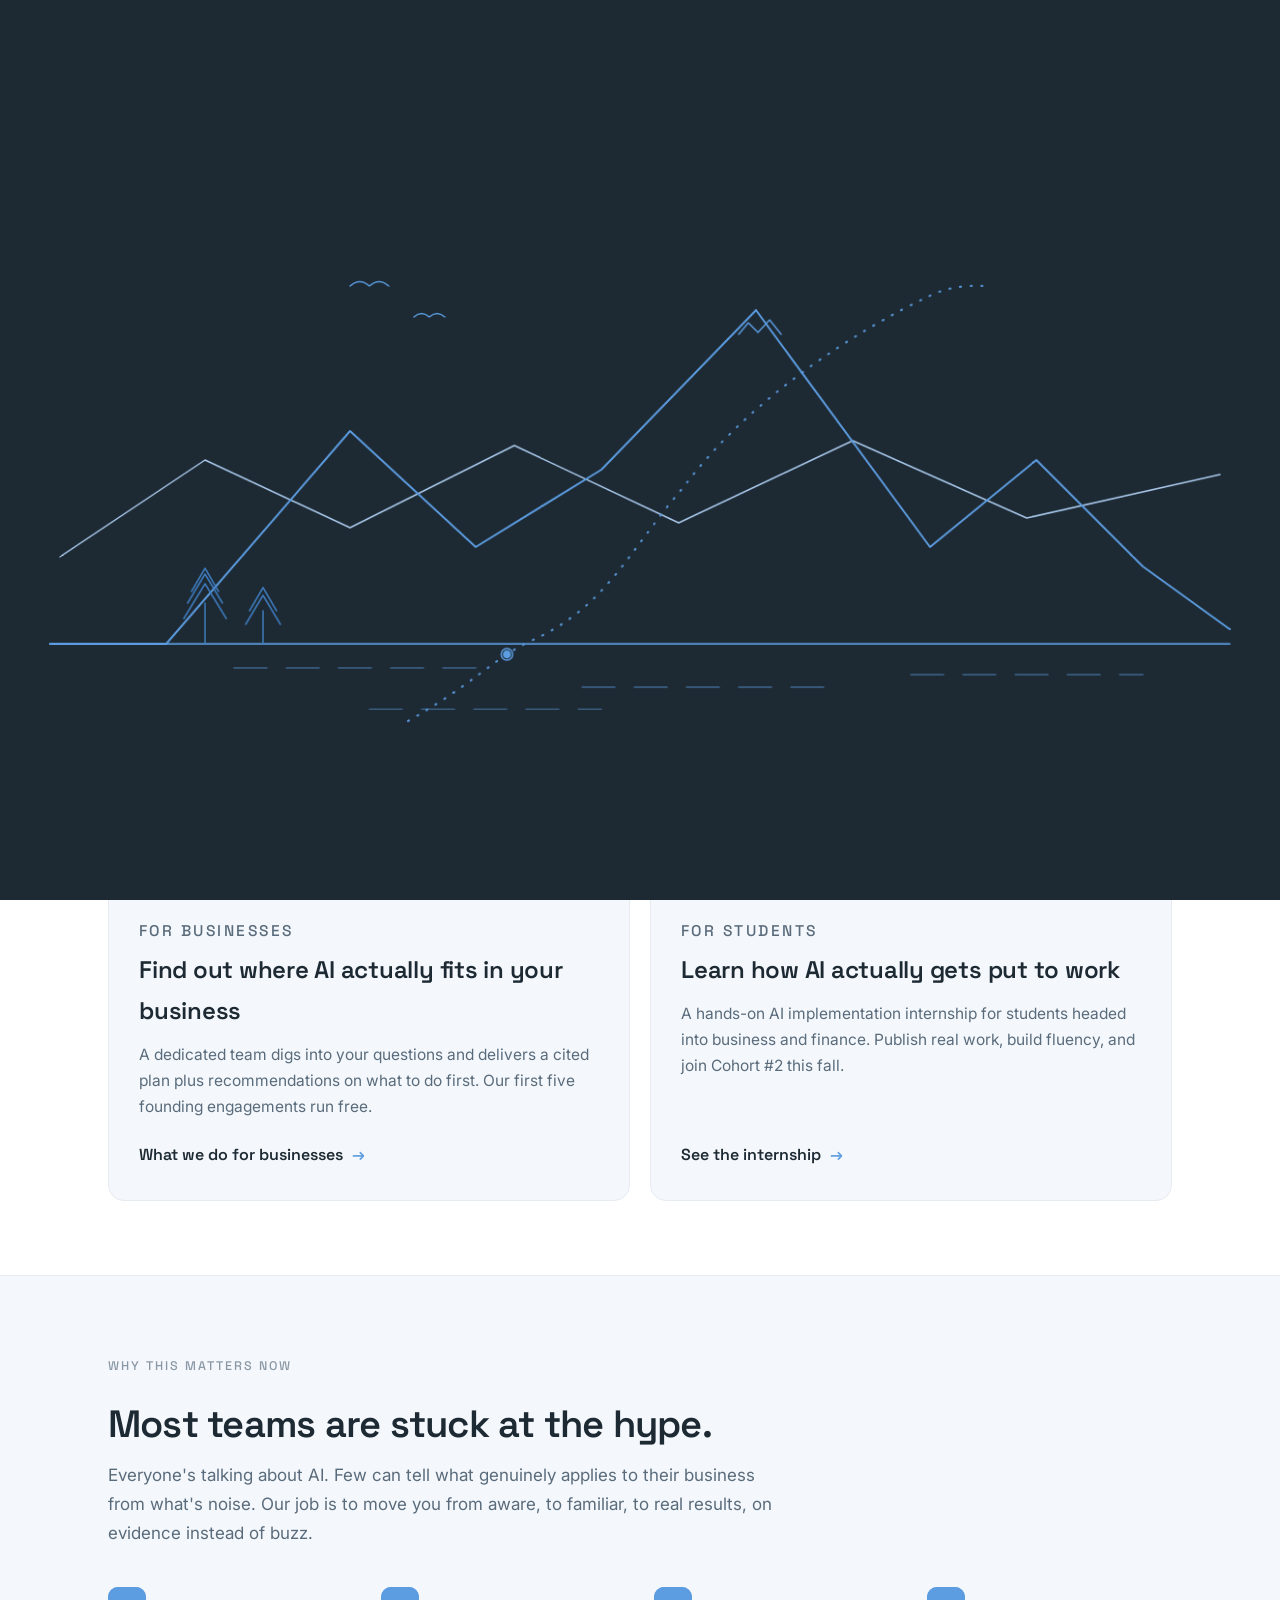
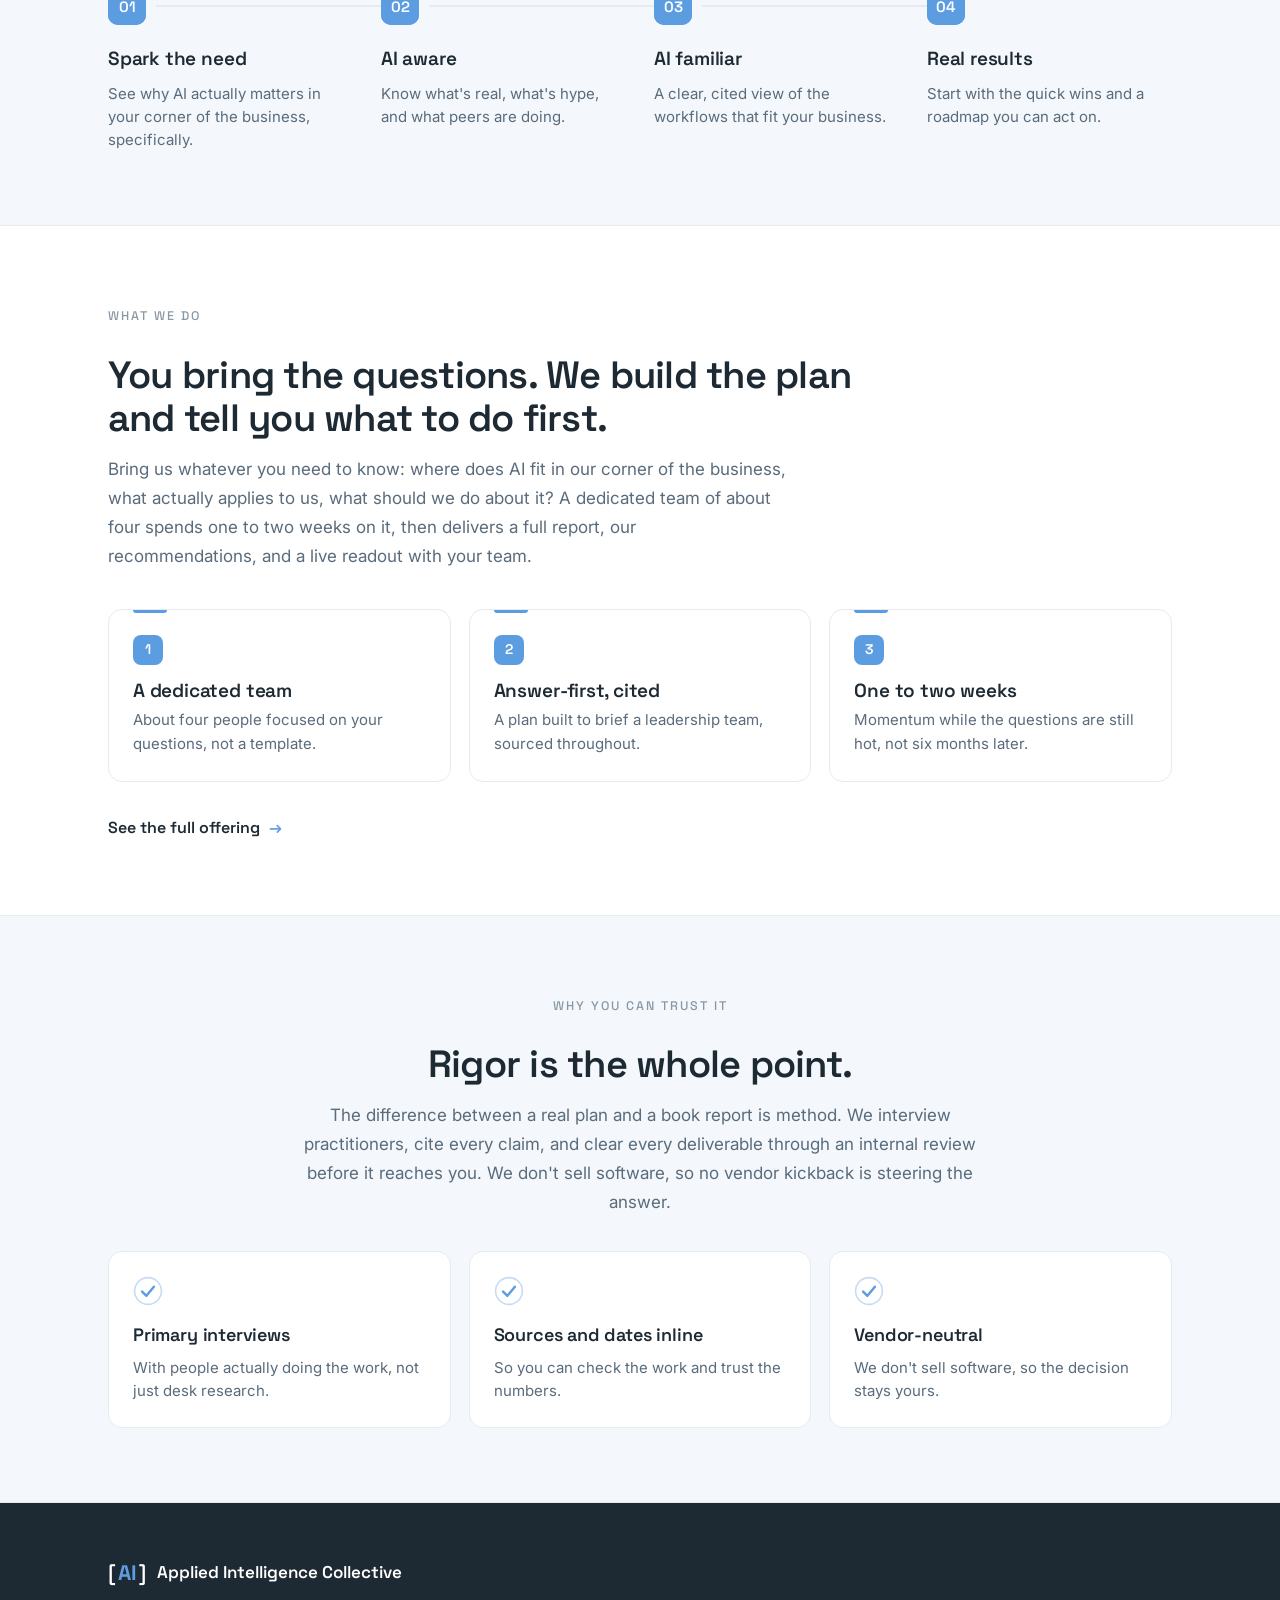
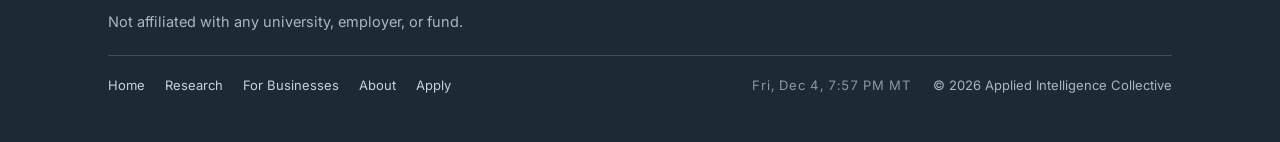
<file: index.html>
<!DOCTYPE html>
<html lang="en">
<head>
<meta charset="UTF-8" />
<meta name="viewport" content="width=device-width, initial-scale=1.0" />
<title>Applied Intelligence Collective · Start your AI journey with a simple spark</title>
<meta name="description" content="You bring the questions. A dedicated team finds where AI really fits in your business, then hands your team a cited plan and clear recommendations on what to do first. AI strategy and implementation for business and finance teams. The first five founding engagements are free." />
<link rel="preconnect" href="https://fonts.googleapis.com" />
<link rel="preconnect" href="https://fonts.gstatic.com" crossorigin />
<link href="https://fonts.googleapis.com/css2?family=Inter:wght@400;500;600&family=Space+Grotesk:wght@500;600;700&display=swap" rel="stylesheet" />
<link rel="icon" type="image/svg+xml" href="favicon.svg" />
<script>try{if(!matchMedia('(prefers-reduced-motion: reduce)').matches)document.documentElement.classList.add('anim')}catch(e){}</script>
<link rel="stylesheet" href="styles.css" />
<script src="intro.js"></script>
<script defer src="reveal.js"></script>
</head>
<body>

<header class="site-header">
  <div class="wrap header-inner">
    <a class="brand" href="index.html" aria-label="Applied Intelligence Collective home">
      <span class="mark" aria-hidden="true">[<span>AI</span>]</span>
      <span class="brand-name">Applied Intelligence Collective</span>
    </a>
    <nav class="nav">
      <a href="index.html" aria-current="page">Home</a>
      <a href="research.html">Research</a>
      <a href="businesses.html">For Businesses</a>
      <a href="about.html">About</a>
      <a class="nav-apply" href="apply.html">Apply</a>
    </nav>
  </div>
</header>

<main>
  <!-- HERO (homepage front door) -->
  <section class="hero hero-home">
    <svg class="hero-scene" viewBox="0 0 1200 640" aria-hidden="true" preserveAspectRatio="xMidYMax meet"
         fill="none" stroke-linecap="round" stroke-linejoin="round">
      <!-- birds -->
      <path class="hs-bird" d="M300,150 q10,-9 20,0 q10,-9 20,0" stroke="#5C9CE0" stroke-width="1.5"/>
      <path class="hs-bird hs-bird-2" d="M366,182 q8,-7 16,0 q8,-7 16,0" stroke="#5C9CE0" stroke-width="1.5"/>
      <!-- far ridge -->
      <path d="M0,430 L150,330 L300,400 L470,315 L640,395 L820,310 L1000,390 L1200,345"
            stroke="#A9C9EC" stroke-width="1.5"/>
      <!-- near mountains -->
      <path d="M-10,520 L110,520 L300,300 L430,420 L560,340 L720,175 L900,420 L1010,330 L1120,440 L1210,505"
            stroke="#5C9CE0" stroke-width="2"/>
      <!-- snow on the main peak -->
      <path d="M702,200 L712,188 L722,198 L734,185 L746,200" stroke="#5C9CE0" stroke-width="1.5"/>
      <!-- ocean surface -->
      <path d="M-10,520 L1210,520" stroke="#5C9CE0" stroke-width="1.5"/>
      <!-- ocean reflections -->
      <path d="M180,545 L430,545 M540,565 L800,565 M320,588 L560,588 M880,552 L1120,552"
            stroke="#5C9CE0" stroke-width="1.5" stroke-dasharray="34 20" opacity=".55"/>
      <!-- pines on the near shore -->
      <path d="M150,520 L150,478 M128,494 L150,458 L172,494 M132,478 L150,448 L168,478 M136,466 L150,442 L164,466"
            stroke="#3F7DC0" stroke-width="1.5"/>
      <path d="M210,520 L210,486 M192,500 L210,470 L228,500 M196,486 L210,462 L224,486"
            stroke="#3F7DC0" stroke-width="1.5"/>
      <!-- the journey: ocean, up over the mountains, into the sky -->
      <path class="hs-trail" d="M360,600 C430,560 445,538 485,518 C565,483 585,428 645,358 C712,268 820,198 900,160 C925,148 945,150 958,150"
            stroke="#5C9CE0" stroke-width="2.25" stroke-dasharray="1 10" opacity=".85"/>
      <!-- the journey marker: a spark that travels the trail from the beach up into the sky,
           where it bursts (see .hs-burst below). Starts hidden; reveal.js unhides + starts it
           (or, for reduced motion, parks it at the end of the trail and shows the burst
           already bloomed). Circles sit at 0,0 so the <g> origin rides the path exactly. -->
      <g class="hs-hiker" style="visibility:hidden">
        <animateMotion begin="indefinite" dur="6s" fill="freeze" calcMode="linear"
          path="M360,600 C430,560 445,538 485,518 C565,483 585,428 645,358 C712,268 820,198 900,160 C925,148 945,150 958,150"/>
        <circle class="hs-spark-ring" cx="0" cy="0" r="6" stroke="#5C9CE0" stroke-width="1.5"/>
        <circle class="hs-spark-core" cx="0" cy="0" r="4.2" fill="#5C9CE0"/>
      </g>
      <!-- the payoff: the spark reaches the top of the climb and opens into a firework.
           Sits at the trail's end point. Hidden until reveal.js adds .go (which it does when
           the marker finishes its run); a faint starburst is what stays behind. -->
      <g class="hs-burst" transform="translate(958,150)">
        <circle class="hs-burst-bloom" r="34" stroke="#5C9CE0" stroke-width="1.5"/>
        <circle class="hs-burst-flash" r="7" fill="#5C9CE0"/>
        <!-- 12 rays, alternating long/short so the afterglow reads as a burst, not a wheel -->
        <g class="hs-burst-rays" stroke="#5C9CE0" stroke-width="1.75">
          <path d="M10,0 L40,0 M8.7,5 L24.2,14 M5,8.7 L20,34.6 M0,10 L0,28
                   M-5,8.7 L-20,34.6 M-8.7,5 L-24.2,14 M-10,0 L-40,0 M-8.7,-5 L-24.2,-14
                   M-5,-8.7 L-20,-34.6 M0,-10 L0,-28 M5,-8.7 L20,-34.6 M8.7,-5 L24.2,-14"/>
        </g>
        <g class="hs-burst-embers" fill="#A9C9EC">
          <circle cx="52" cy="0" r="2"/><circle cx="26" cy="45" r="2"/>
          <circle cx="-26" cy="45" r="2"/><circle cx="-52" cy="0" r="2"/>
          <circle cx="-26" cy="-45" r="2"/><circle cx="26" cy="-45" r="2"/>
        </g>
      </g>
    </svg>
    <div class="wrap">
      <div class="hero-home-inner">
        <p class="eyebrow"><span class="dot"></span> AI strategy &amp; implementation</p>
        <h1 class="hero-title hero-home-title">Start your AI journey with a simple&nbsp;spark.</h1>
        <p class="hero-lead hero-home-lead">You bring the questions. A dedicated team finds where AI <em>really</em> fits in your business, then hands you a cited plan and tells you what to do first.</p>
        <div class="hero-actions hero-home-actions">
          <a class="btn btn-primary" href="businesses.html">See how it works <span>→</span></a>
        </div>
      </div>
    </div>
  </section>

  <!-- TWO FRONT DOORS -->
  <section class="section">
    <div class="wrap">
      <p class="section-kicker">Two ways in</p>
      <h2 class="tracks-head">One collective, two front doors.</h2>
      <p class="tracks-lead muted">We work out how AI actually fits a business, then put that work to use two ways: for companies that need a plan, and for students who want to build the skill.</p>
      <div class="path-grid">
        <article class="path-card">
          <p class="panel-kicker">For businesses</p>
          <h3>Find out where AI actually fits in your business</h3>
          <p>A dedicated team digs into your questions and delivers a cited plan plus recommendations on what to do first. Our first five founding engagements run free.</p>
          <a class="link-arrow" href="businesses.html">What we do for businesses <span>→</span></a>
        </article>
        <article class="path-card">
          <p class="panel-kicker">For students</p>
          <h3>Learn how AI actually gets put to work</h3>
          <p>A hands-on AI implementation internship for students headed into business and finance. Publish real work, build fluency, and join Cohort #2 this fall.</p>
          <a class="link-arrow" href="apply.html">See the internship <span>→</span></a>
        </article>
      </div>
    </div>
  </section>

  <!-- THE SHIFT (funnel) -->
  <section class="section tint">
    <div class="wrap">
      <p class="section-kicker">Why this matters now</p>
      <h2 class="tracks-head">Most teams are stuck at the hype.</h2>
      <p class="tracks-lead muted">Everyone's talking about AI. Few can tell what genuinely applies to their business from what's noise. Our job is to move you from aware, to familiar, to real results, on evidence instead of buzz.</p>
      <ol class="steps cols-4">
        <li class="step">
          <span class="step-node">01</span>
          <h3 class="step-title">Spark the need</h3>
          <p>See why AI actually matters in your corner of the business, specifically.</p>
        </li>
        <li class="step">
          <span class="step-node">02</span>
          <h3 class="step-title">AI aware</h3>
          <p>Know what's real, what's hype, and what peers are doing.</p>
        </li>
        <li class="step">
          <span class="step-node">03</span>
          <h3 class="step-title">AI familiar</h3>
          <p>A clear, cited view of the workflows that fit your business.</p>
        </li>
        <li class="step">
          <span class="step-node">04</span>
          <h3 class="step-title">Real results</h3>
          <p>Start with the quick wins and a roadmap you can act on.</p>
        </li>
      </ol>
    </div>
  </section>

  <!-- WHAT WE DO -->
  <section class="section">
    <div class="wrap">
      <p class="section-kicker">What we do</p>
      <h2 class="tracks-head">You bring the questions. We build the plan and tell you what to do first.</h2>
      <p class="tracks-lead muted">Bring us whatever you need to know: where does AI fit in our corner of the business, what actually applies to us, what should we do about it? A dedicated team of about four spends one to two weeks on it, then delivers a full report, our recommendations, and a live readout with your team.</p>
      <div class="feature-grid cols-3">
        <article class="feature-card">
          <span class="fc-num">1</span>
          <h3>A dedicated team</h3>
          <p>About four people focused on your questions, not a template.</p>
        </article>
        <article class="feature-card">
          <span class="fc-num">2</span>
          <h3>Answer-first, cited</h3>
          <p>A plan built to brief a leadership team, sourced throughout.</p>
        </article>
        <article class="feature-card">
          <span class="fc-num">3</span>
          <h3>One to two weeks</h3>
          <p>Momentum while the questions are still hot, not six months later.</p>
        </article>
      </div>
      <div class="hero-actions" style="margin-top:32px">
        <a class="link-arrow" href="businesses.html">See the full offering <span>→</span></a>
      </div>
    </div>
  </section>

  <!-- WHY TRUST IT -->
  <section class="section tint center">
    <div class="wrap">
      <p class="section-kicker">Why you can trust it</p>
      <h2 class="tracks-head">Rigor is the whole point.</h2>
      <p class="tracks-lead muted">The difference between a real plan and a book report is method. We interview practitioners, cite every claim, and clear every deliverable through an internal review before it reaches you. We don't sell software, so no vendor kickback is steering the answer.</p>
      <div class="rigor-grid">
        <article class="rigor-card">
          <svg class="rigor-check" viewBox="0 0 28 28" aria-hidden="true" focusable="false">
            <circle cx="14" cy="14" r="12.5" fill="none" stroke="#5C9CE0" stroke-width="1.5" opacity=".35"/>
            <path class="rc-tick" d="M8.5 14.5 L12.5 18.5 L19.5 10" pathLength="1"
                  fill="none" stroke="#5C9CE0" stroke-width="2.25" stroke-linecap="round" stroke-linejoin="round"/>
          </svg>
          <h3>Primary interviews</h3>
          <p>With people actually doing the work, not just desk research.</p>
        </article>
        <article class="rigor-card">
          <svg class="rigor-check" viewBox="0 0 28 28" aria-hidden="true" focusable="false">
            <circle cx="14" cy="14" r="12.5" fill="none" stroke="#5C9CE0" stroke-width="1.5" opacity=".35"/>
            <path class="rc-tick" d="M8.5 14.5 L12.5 18.5 L19.5 10" pathLength="1"
                  fill="none" stroke="#5C9CE0" stroke-width="2.25" stroke-linecap="round" stroke-linejoin="round"/>
          </svg>
          <h3>Sources and dates inline</h3>
          <p>So you can check the work and trust the numbers.</p>
        </article>
        <article class="rigor-card">
          <svg class="rigor-check" viewBox="0 0 28 28" aria-hidden="true" focusable="false">
            <circle cx="14" cy="14" r="12.5" fill="none" stroke="#5C9CE0" stroke-width="1.5" opacity=".35"/>
            <path class="rc-tick" d="M8.5 14.5 L12.5 18.5 L19.5 10" pathLength="1"
                  fill="none" stroke="#5C9CE0" stroke-width="2.25" stroke-linecap="round" stroke-linejoin="round"/>
          </svg>
          <h3>Vendor-neutral</h3>
          <p>We don't sell software, so the decision stays yours.</p>
        </article>
      </div>
    </div>
  </section>


</main>

<footer class="site-footer">
  <div class="wrap footer-inner">
    <div class="footer-brand">
      <span class="mark" aria-hidden="true">[<span>AI</span>]</span>
      Applied Intelligence Collective
    </div>
    <p class="footer-note">Not affiliated with any university, employer, or fund.</p>
    <div class="footer-meta">
      <nav class="footer-nav">
        <a href="index.html">Home</a>
        <a href="research.html">Research</a>
        <a href="businesses.html">For Businesses</a>
        <a href="about.html">About</a>
        <a href="apply.html">Apply</a>
      </nav>
      <span class="clock" data-clock>·</span>
      <span>© 2026 Applied Intelligence Collective</span>
    </div>
  </div>
</footer>

<script>
  // Subtle live clock (Mountain Time) — edit timeZone/label below if you relocate.
  (function () {
    function tick() {
      try {
        var fmt = new Intl.DateTimeFormat('en-US', {
          timeZone: 'America/Denver', weekday: 'short', month: 'short',
          day: 'numeric', hour: 'numeric', minute: '2-digit'
        });
        var s = fmt.format(new Date()) + ' MT';
        document.querySelectorAll('[data-clock]').forEach(function (el) { el.textContent = s; });
      } catch (e) {}
    }
    tick();
    setInterval(tick, 30000);
  })();
</script>
</body>
</html>
</file>
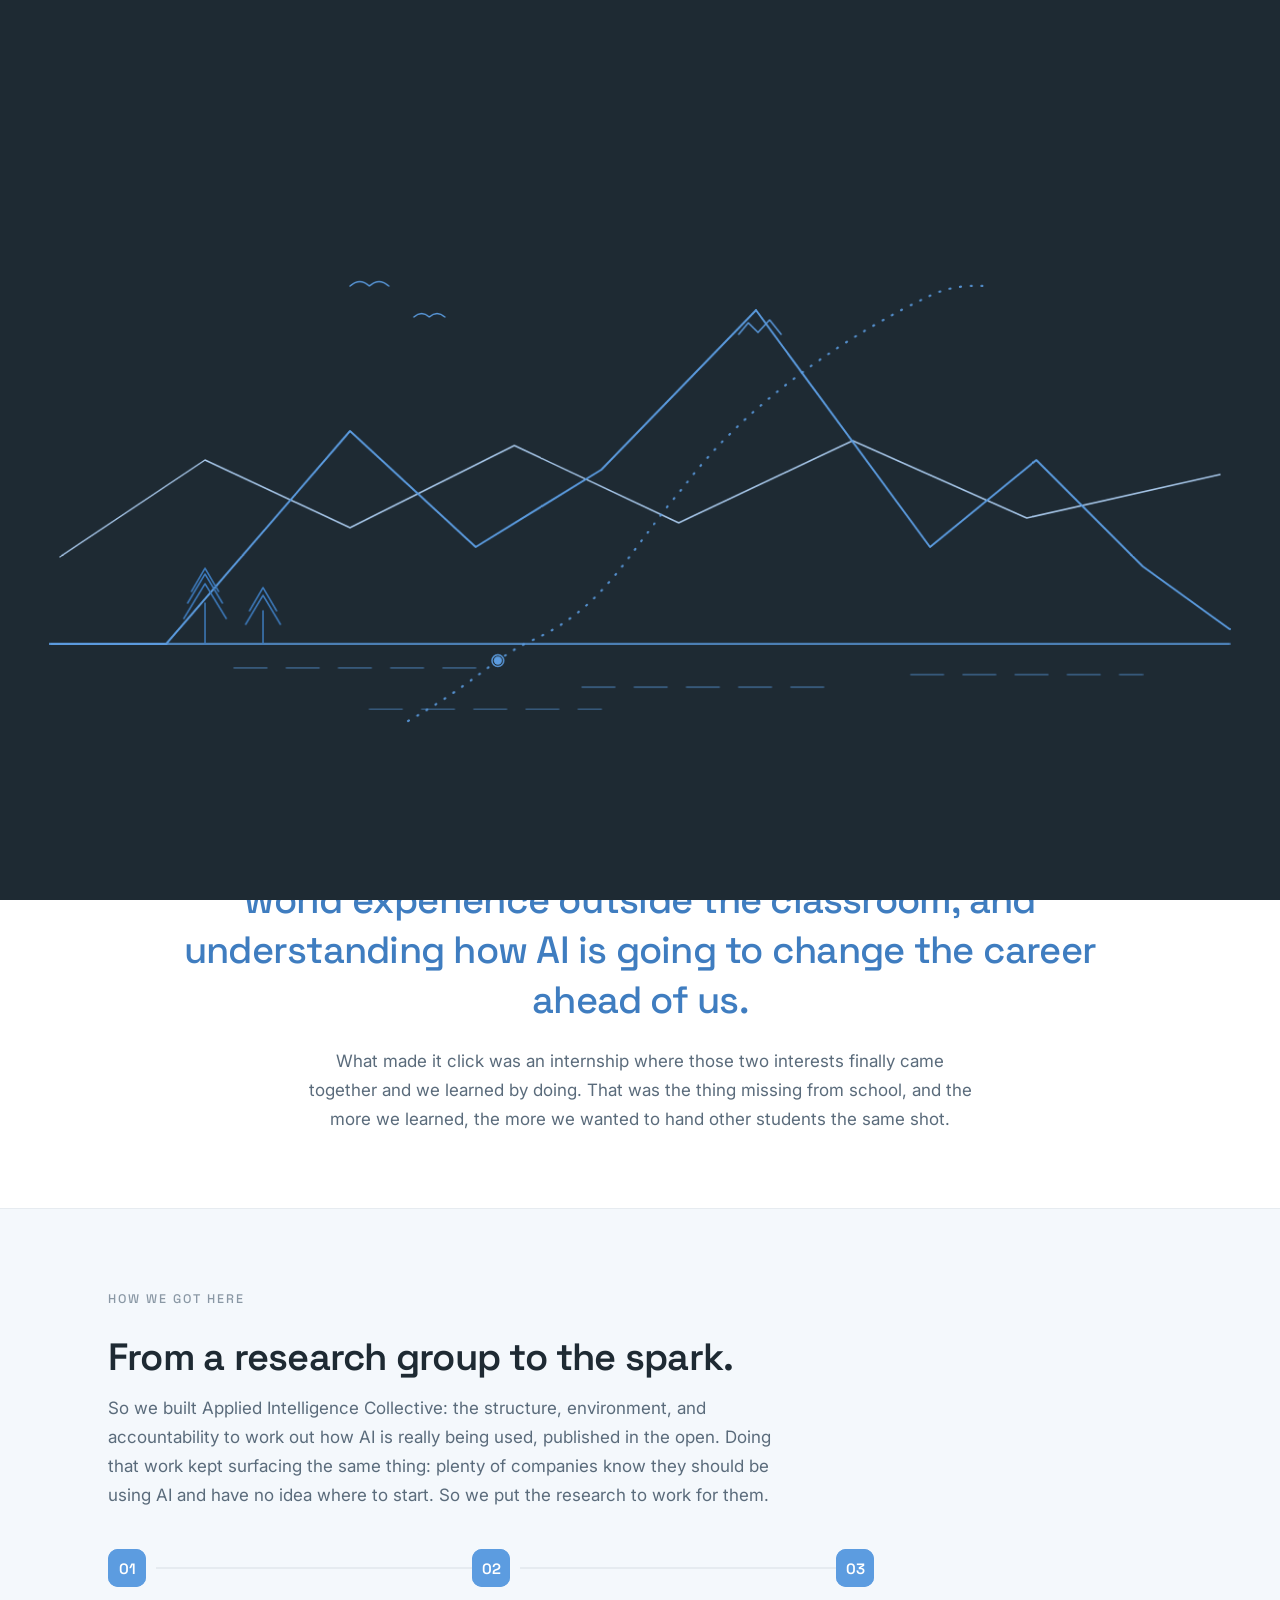
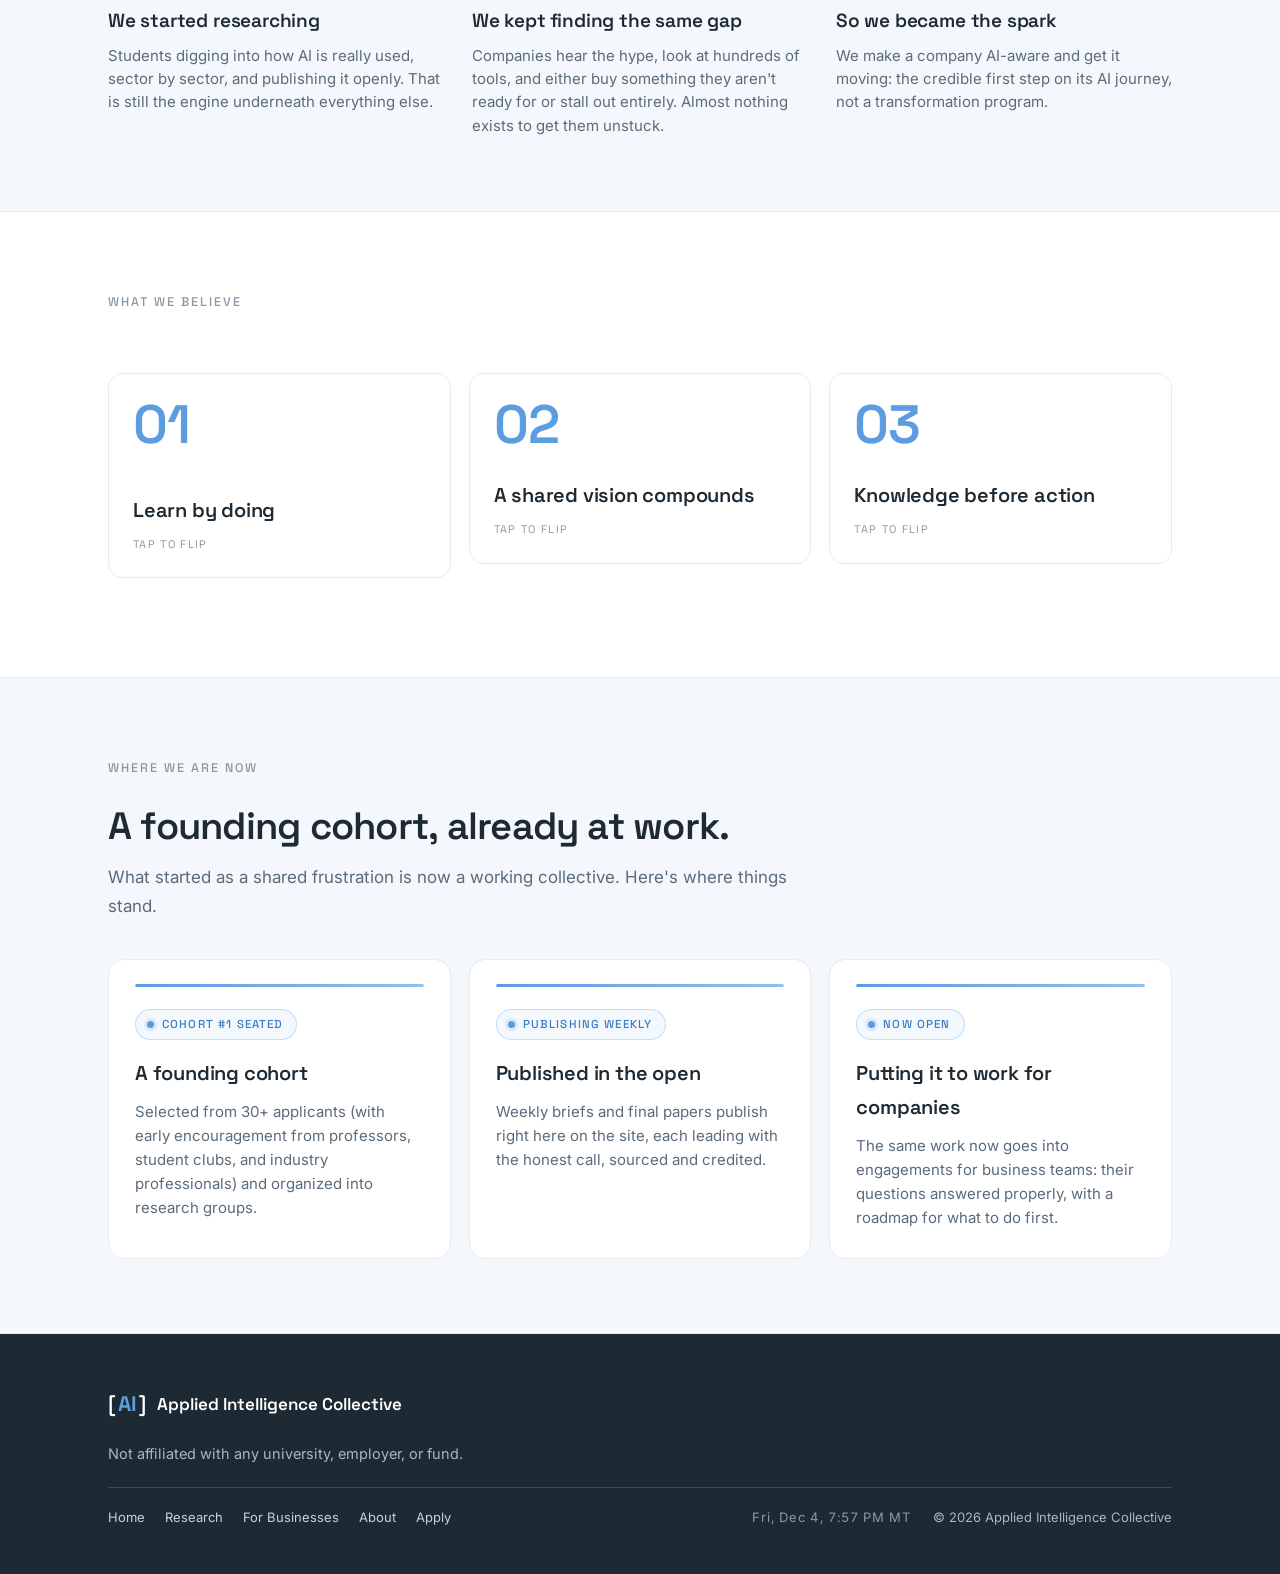
<file: about.html>
<!DOCTYPE html>
<html lang="en">
<head>
<meta charset="UTF-8" />
<meta name="viewport" content="width=device-width, initial-scale=1.0" />
<title>About · Applied Intelligence Collective</title>
<meta name="description" content="Why we started Applied Intelligence Collective, and how we help companies work out where AI actually fits." />
<link rel="preconnect" href="https://fonts.googleapis.com" />
<link rel="preconnect" href="https://fonts.gstatic.com" crossorigin />
<link href="https://fonts.googleapis.com/css2?family=Inter:wght@400;500;600&family=Space+Grotesk:wght@500;600;700&display=swap" rel="stylesheet" />
<link rel="icon" type="image/svg+xml" href="favicon.svg" />
<script>try{if(!matchMedia('(prefers-reduced-motion: reduce)').matches)document.documentElement.classList.add('anim')}catch(e){}</script>
<link rel="stylesheet" href="styles.css" />
<script src="intro.js"></script>
<script defer src="reveal.js"></script>
</head>
<body>

<header class="site-header">
  <div class="wrap header-inner">
    <a class="brand" href="index.html" aria-label="Applied Intelligence Collective home">
      <span class="mark" aria-hidden="true">[<span>AI</span>]</span>
      <span class="brand-name">Applied Intelligence Collective</span>
    </a>
    <nav class="nav">
      <a href="index.html">Home</a>
      <a href="research.html">Research</a>
      <a href="businesses.html">For Businesses</a>
      <a href="about.html" aria-current="page">About</a>
      <a class="nav-apply" href="apply.html">Apply</a>
    </nav>
  </div>
</header>

<main>
  <!-- HERO -->
  <section class="hero">
    <div class="wrap hero-grid">
      <div class="hero-lead-col">
        <p class="eyebrow"><span class="dot"></span> Our story</p>
        <h1 class="hero-title">Why we started.</h1>
        <p class="hero-lead">Applied Intelligence Collective began with a simple frustration: everyone in business is talking about AI, and almost no one is saying anything <em>real</em> about it. It's just really hard to know what's working and what isn't. So we decided to find out for ourselves.</p>
        <p class="muted" style="margin-top:18px;max-width:540px;line-height:1.6">Two best friends hooked on where AI and the way companies actually run come together. We set out to understand it firsthand, then built AIC so other students could too.</p>
      </div>
      <figure class="founders-figure" aria-label="The founders of Applied Intelligence Collective">
        <div class="founders-photo">
          <img src="images/founders.jpg" alt="Owen Burton and Jackson Delgrosso, co-founders of Applied Intelligence Collective" />
        </div>
        <figcaption>Owen Burton &amp; Jackson Delgrosso, co-founders</figcaption>
      </figure>
    </div>
  </section>

  <!-- THE GAP WE RAN INTO -->
  <section class="section center statement-band">
    <div class="wrap">
      <p class="section-kicker">The gap we ran into</p>
      <p class="statement">As students, we ran into two problems everyone entering the business world faces: <em>finding real-world experience outside the classroom, and understanding how AI is going to change the career ahead of us.</em></p>
      <p class="muted statement-follow">What made it click was an internship where those two interests finally came together and we learned by doing. That was the thing missing from school, and the more we learned, the more we wanted to hand other students the same shot.</p>
    </div>
  </section>

  <!-- HOW WE GOT HERE (research group -> the spark) -->
  <section class="section tint">
    <div class="wrap">
      <p class="section-kicker">How we got here</p>
      <h2 class="tracks-head">From a research group to the spark.</h2>
      <p class="tracks-lead muted">So we built Applied Intelligence Collective: the structure, environment, and accountability to work out how AI is really being used, published in the open. Doing that work kept surfacing the same thing: plenty of companies know they should be using AI and have no idea where to start. So we put the research to work for them.</p>
      <ol class="steps">
        <li class="step">
          <span class="step-node">01</span>
          <h3 class="step-title">We started researching</h3>
          <p>Students digging into how AI is really used, sector by sector, and publishing it openly. That is still the engine underneath everything else.</p>
        </li>
        <li class="step">
          <span class="step-node">02</span>
          <h3 class="step-title">We kept finding the same gap</h3>
          <p>Companies hear the hype, look at hundreds of tools, and either buy something they aren't ready for or stall out entirely. Almost nothing exists to get them unstuck.</p>
        </li>
        <li class="step">
          <span class="step-node">03</span>
          <h3 class="step-title">So we became the spark</h3>
          <p>We make a company AI-aware and get it moving: the credible first step on its AI journey, not a transformation program.</p>
        </li>
      </ol>
    </div>
  </section>

  <!-- WHAT WE BELIEVE -->
  <section class="section">
    <div class="wrap">
      <p class="section-kicker">What we believe</p>
      <ol class="flip-grid">
        <li>
          <button class="flip-card" type="button" aria-pressed="false">
            <span class="flip-inner">
              <span class="flip-face flip-front">
                <span class="flip-num" aria-hidden="true">01</span>
                <span class="flip-title">Learn by doing</span>
                <span class="flip-hint">Tap to flip</span>
              </span>
              <span class="flip-face flip-back">
                <span class="flip-back-title">Learn by doing</span>
                <span class="flip-body">The classroom only takes you so far. Real understanding comes from digging into the work yourself, which is exactly what a member's two months here look like.</span>
              </span>
            </span>
          </button>
        </li>
        <li>
          <button class="flip-card" type="button" aria-pressed="false">
            <span class="flip-inner">
              <span class="flip-face flip-front">
                <span class="flip-num" aria-hidden="true">02</span>
                <span class="flip-title">A shared vision compounds</span>
                <span class="flip-hint">Tap to flip</span>
              </span>
              <span class="flip-face flip-back">
                <span class="flip-back-title">A shared vision compounds</span>
                <span class="flip-body">When students come together with a shared vision, our learning and experience compound, and that's what prepares us for the careers ahead.</span>
              </span>
            </span>
          </button>
        </li>
        <li>
          <button class="flip-card" type="button" aria-pressed="false">
            <span class="flip-inner">
              <span class="flip-face flip-front">
                <span class="flip-num" aria-hidden="true">03</span>
                <span class="flip-title">Knowledge before action</span>
                <span class="flip-hint">Tap to flip</span>
              </span>
              <span class="flip-face flip-back">
                <span class="flip-back-title">Knowledge before action</span>
                <span class="flip-body">Great action always comes from great knowledge. That's why we start with the evidence: honest, sourced, and first-hand, never recycled hype.</span>
              </span>
            </span>
          </button>
        </li>
      </ol>
    </div>
  </section>

  <!-- WHERE WE ARE NOW -->
  <section class="section tint">
    <div class="wrap">
      <p class="section-kicker">Where we are now</p>
      <h2 class="tracks-head">A founding cohort, already at work.</h2>
      <p class="tracks-lead muted">What started as a shared frustration is now a working collective. Here's where things stand.</p>
      <ul class="status-grid">
        <li class="status-card">
          <span class="status-rule" aria-hidden="true"><i></i></span>
          <span class="status-pill">Cohort #1 seated</span>
          <h3>A founding cohort</h3>
          <p>Selected from 30+ applicants (with early encouragement from professors, student clubs, and industry professionals) and organized into research groups.</p>
        </li>
        <li class="status-card">
          <span class="status-rule" aria-hidden="true"><i></i></span>
          <span class="status-pill">Publishing weekly</span>
          <h3>Published in the open</h3>
          <p>Weekly briefs and final papers publish right here on the site, each leading with the honest call, sourced and credited.</p>
        </li>
        <li class="status-card">
          <span class="status-rule" aria-hidden="true"><i></i></span>
          <span class="status-pill">Now open</span>
          <h3>Putting it to work for companies</h3>
          <p>The same work now goes into engagements for business teams: their questions answered properly, with a roadmap for what to do first.</p>
        </li>
      </ul>
    </div>
  </section>

</main>

<footer class="site-footer">
  <div class="wrap footer-inner">
    <div class="footer-brand">
      <span class="mark" aria-hidden="true">[<span>AI</span>]</span>
      Applied Intelligence Collective
    </div>
    <p class="footer-note">Not affiliated with any university, employer, or fund.</p>
    <div class="footer-meta">
      <nav class="footer-nav">
        <a href="index.html">Home</a>
        <a href="research.html">Research</a>
        <a href="businesses.html">For Businesses</a>
        <a href="about.html">About</a>
        <a href="apply.html">Apply</a>
      </nav>
      <span class="clock" data-clock>·</span>
      <span>© 2026 Applied Intelligence Collective</span>
    </div>
  </div>
</footer>

<script>
  (function () {
    function tick() {
      try {
        var fmt = new Intl.DateTimeFormat('en-US', {
          timeZone: 'America/Denver', weekday: 'short', month: 'short',
          day: 'numeric', hour: 'numeric', minute: '2-digit'
        });
        var s = fmt.format(new Date()) + ' MT';
        document.querySelectorAll('[data-clock]').forEach(function (el) { el.textContent = s; });
      } catch (e) {}
    }
    tick();
    setInterval(tick, 30000);
  })();
</script>
</body>
</html>
</file>
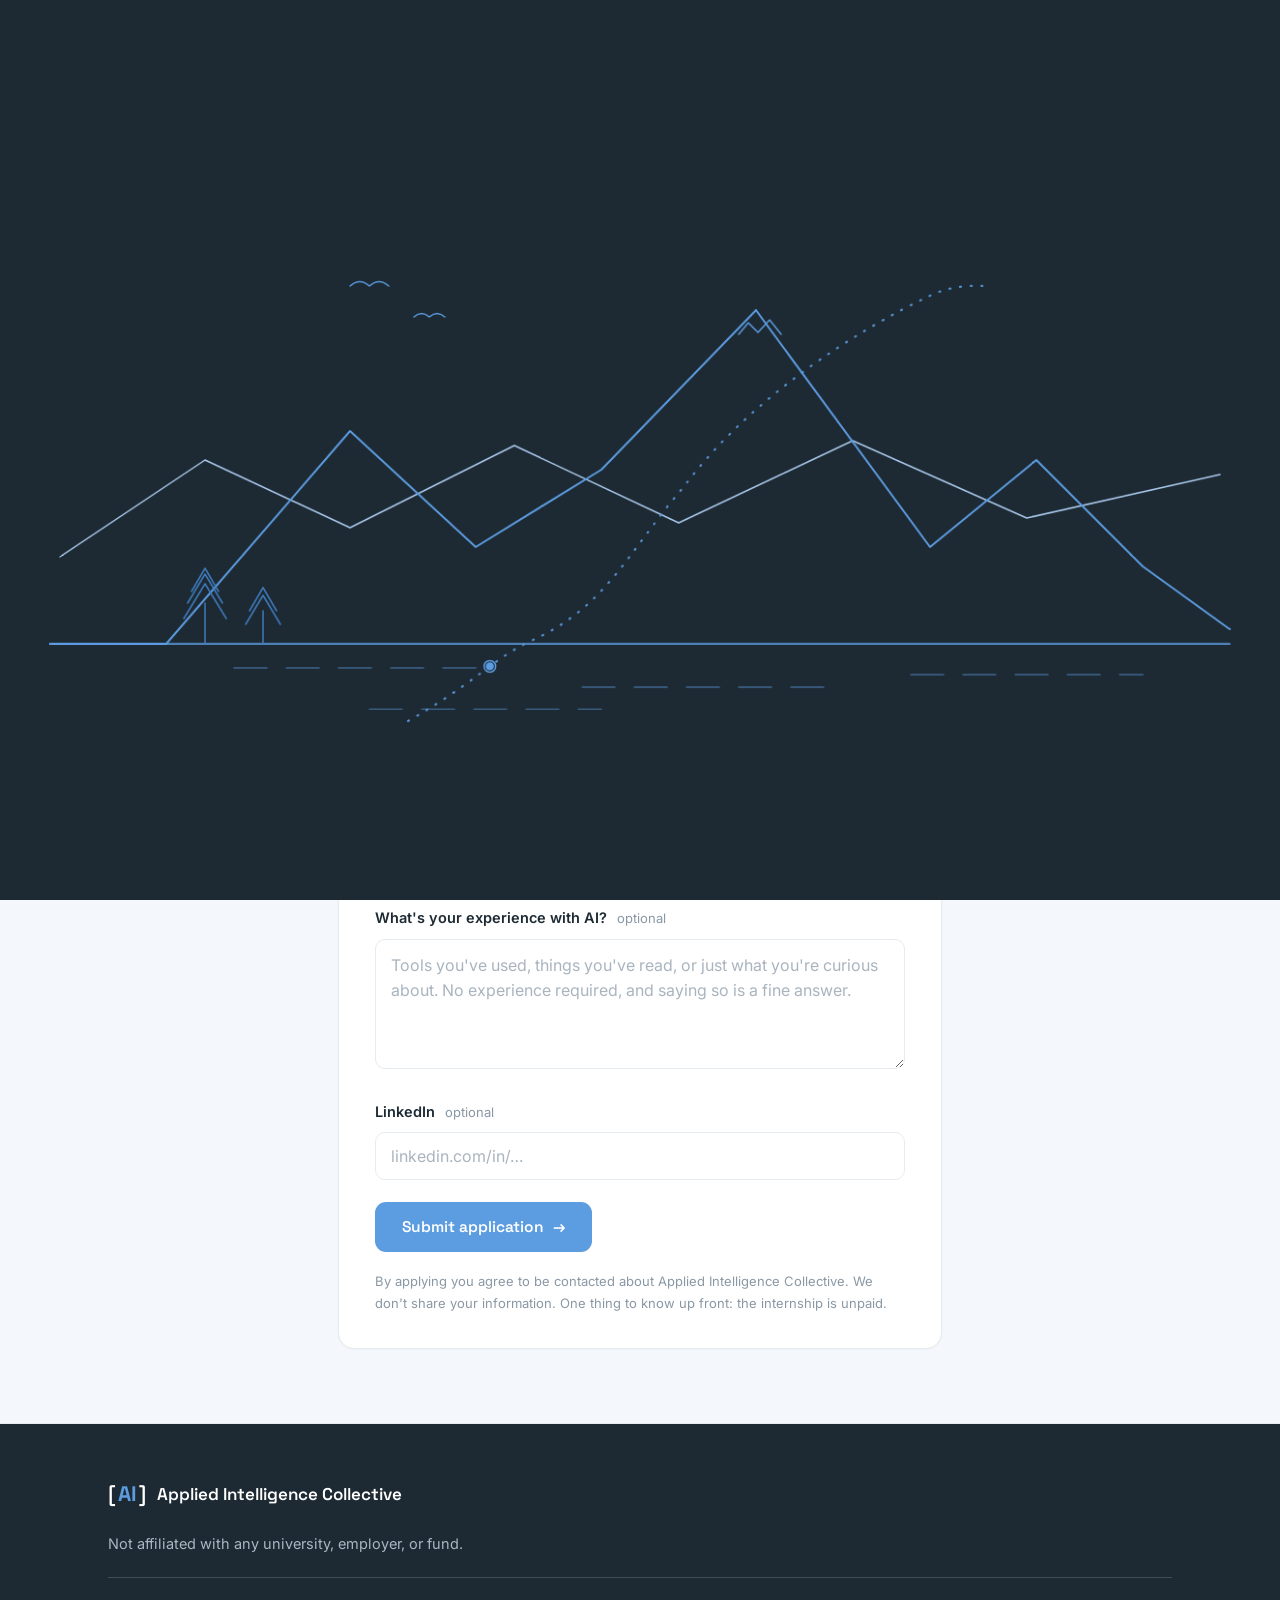
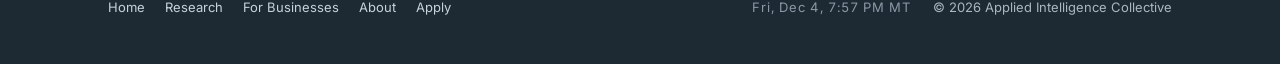
<file: application.html>
<!DOCTYPE html>
<html lang="en">
<head>
<meta charset="UTF-8" />
<meta name="viewport" content="width=device-width, initial-scale=1.0" />
<title>Apply for Cohort #2 · Applied Intelligence Collective</title>
<meta name="description" content="Apply for Cohort #2 of the Applied Intelligence Collective AI implementation internship. Only your name and email are required, and we read every application ourselves." />
<link rel="preconnect" href="https://fonts.googleapis.com" />
<link rel="preconnect" href="https://fonts.gstatic.com" crossorigin />
<link href="https://fonts.googleapis.com/css2?family=Inter:wght@400;500;600&family=Space+Grotesk:wght@500;600;700&display=swap" rel="stylesheet" />
<link rel="icon" type="image/svg+xml" href="favicon.svg" />
<script>try{if(!matchMedia('(prefers-reduced-motion: reduce)').matches)document.documentElement.classList.add('anim')}catch(e){}</script>
<link rel="stylesheet" href="styles.css" />
<script src="intro.js"></script>
<script defer src="reveal.js"></script>
<script defer src="forms.js"></script>
</head>
<body>

<header class="site-header">
  <div class="wrap header-inner">
    <a class="brand" href="index.html" aria-label="Applied Intelligence Collective home">
      <span class="mark" aria-hidden="true">[<span>AI</span>]</span>
      <span class="brand-name">Applied Intelligence Collective</span>
    </a>
    <nav class="nav">
      <a href="index.html">Home</a>
      <a href="research.html">Research</a>
      <a href="businesses.html">For Businesses</a>
      <a href="about.html">About</a>
      <a class="nav-apply" href="apply.html">Apply</a>
    </nav>
  </div>
</header>

<main>
  <!-- APPLICATION FORM -->
  <section class="section tint" id="application">
    <div class="wrap form-wrap">
      <p class="section-kicker">Cohort #2 application</p>
      <h2 class="tracks-head">Apply for Cohort #2.</h2>
      <p class="form-intro">Only your name and email are required. Everything else helps us place you well, so answer what you can. We read every application ourselves. New here? <a href="apply.html" style="color:var(--sky-dark);font-weight:500">Start with what the internship is</a>.</p>

      <noscript>
        <p class="form-noscript">This form needs JavaScript to send your application, and it looks like JavaScript is turned off. Email us at <a href="mailto:owen@appliedintelligencecollective.com?subject=Cohort%20%232%20application">owen@appliedintelligencecollective.com</a> instead and we will pick it up from there.</p>
      </noscript>

      <form class="form-card" id="application-form" novalidate data-needs-js
            data-endpoint="https://hub.appliedintelligencecollective.com/api/intake/application"
            data-thanks="#application-thanks"
            data-pending="Sending your application…">

        <!-- Honeypot. Parked off-screen (not type=hidden), skipped by keyboard and
             password managers, and always submitted. A value means a bot: the hub
             returns success and quietly drops the submission. -->
        <div class="hp" aria-hidden="true">
          <label for="application-website-url">Website</label>
          <input id="application-website-url" name="website_url" type="text"
                 tabindex="-1" autocomplete="off" />
        </div>

        <div class="form-row">
          <div class="field">
            <label for="app-name">Full name <span class="req">*</span></label>
            <input class="input" id="app-name" name="name" type="text" required
                   data-label="name" data-max="120" autocomplete="name"
                   placeholder="Jordan Lee" />
          </div>
          <div class="field">
            <label for="app-email">Email <span class="req">*</span></label>
            <input class="input" id="app-email" name="email" type="email" required
                   data-label="email" data-max="254" data-check="email" autocomplete="email"
                   placeholder="you@school.edu" />
          </div>
        </div>

        <div class="form-row">
          <div class="field">
            <label for="app-school">School <span class="hint">optional</span></label>
            <input class="input" id="app-school" name="school" type="text"
                   data-label="school" data-max="200" placeholder="Where you study" />
          </div>
          <div class="field">
            <label for="app-year">Year <span class="hint">optional</span></label>
            <select id="app-year" name="year" data-label="year" data-max="60">
              <option value="">Select…</option>
              <option>Freshman</option>
              <option>Sophomore</option>
              <option>Junior</option>
              <option>Senior</option>
              <option>Graduate student</option>
              <option>Recent graduate</option>
              <option>Other</option>
            </select>
          </div>
        </div>

        <div class="field">
          <label for="app-major">Major or focus <span class="hint">optional</span></label>
          <input class="input" id="app-major" name="major" type="text"
                 data-label="major" data-max="200" placeholder="Finance, marketing, information systems, or whatever you're studying" />
        </div>

        <div class="field">
          <label for="app-why">Why do you want to join? <span class="hint">optional</span></label>
          <textarea id="app-why" name="why_aic" data-label="answer" data-max="4000"
                    placeholder="What draws you to AI and the work you're headed into, and what would you want to research? A few sentences is plenty."></textarea>
        </div>

        <div class="field">
          <label for="app-ai">What's your experience with AI? <span class="hint">optional</span></label>
          <textarea id="app-ai" name="ai_experience" data-label="answer" data-max="4000"
                    placeholder="Tools you've used, things you've read, or just what you're curious about. No experience required, and saying so is a fine answer."></textarea>
        </div>

        <div class="field">
          <label for="app-linkedin">LinkedIn <span class="hint">optional</span></label>
          <input class="input" id="app-linkedin" name="linkedin" type="url"
                 data-label="LinkedIn" data-max="300" data-check="url"
                 placeholder="linkedin.com/in/…" />
        </div>

        <div class="form-status" data-form-status role="status" aria-live="polite" hidden></div>

        <div class="form-submit">
          <button class="btn btn-primary" type="submit" data-submit disabled
                  data-busy-label="Sending…">Submit application <span>→</span></button>
          <p class="form-fine">By applying you agree to be contacted about Applied Intelligence Collective. We don't share your information. One thing to know up front: the internship is unpaid.</p>
        </div>
      </form>

      <div class="form-thanks" id="application-thanks" tabindex="-1" hidden>
        <h3>Thanks, your application is in.</h3>
        <p>We read every one personally and review applications as they come in, so keep an eye on your inbox.</p>
        <p>In the meantime, the <a href="research.html" style="color:var(--sky-dark);font-weight:500">research from Cohort #1</a> is the best sense of what you'd be doing.</p>
      </div>
    </div>
  </section>
</main>

<footer class="site-footer">
  <div class="wrap footer-inner">
    <div class="footer-brand">
      <span class="mark" aria-hidden="true">[<span>AI</span>]</span>
      Applied Intelligence Collective
    </div>
    <p class="footer-note">Not affiliated with any university, employer, or fund.</p>
    <div class="footer-meta">
      <nav class="footer-nav">
        <a href="index.html">Home</a>
        <a href="research.html">Research</a>
        <a href="businesses.html">For Businesses</a>
        <a href="about.html">About</a>
        <a href="apply.html">Apply</a>
      </nav>
      <span class="clock" data-clock>·</span>
      <span>© 2026 Applied Intelligence Collective</span>
    </div>
  </div>
</footer>

<script>
  (function () {
    function tick() {
      try {
        var fmt = new Intl.DateTimeFormat('en-US', {
          timeZone: 'America/Denver', weekday: 'short', month: 'short',
          day: 'numeric', hour: 'numeric', minute: '2-digit'
        });
        var s = fmt.format(new Date()) + ' MT';
        document.querySelectorAll('[data-clock]').forEach(function (el) { el.textContent = s; });
      } catch (e) {}
    }
    tick();
    setInterval(tick, 30000);
  })();
</script>
</body>
</html>
</file>
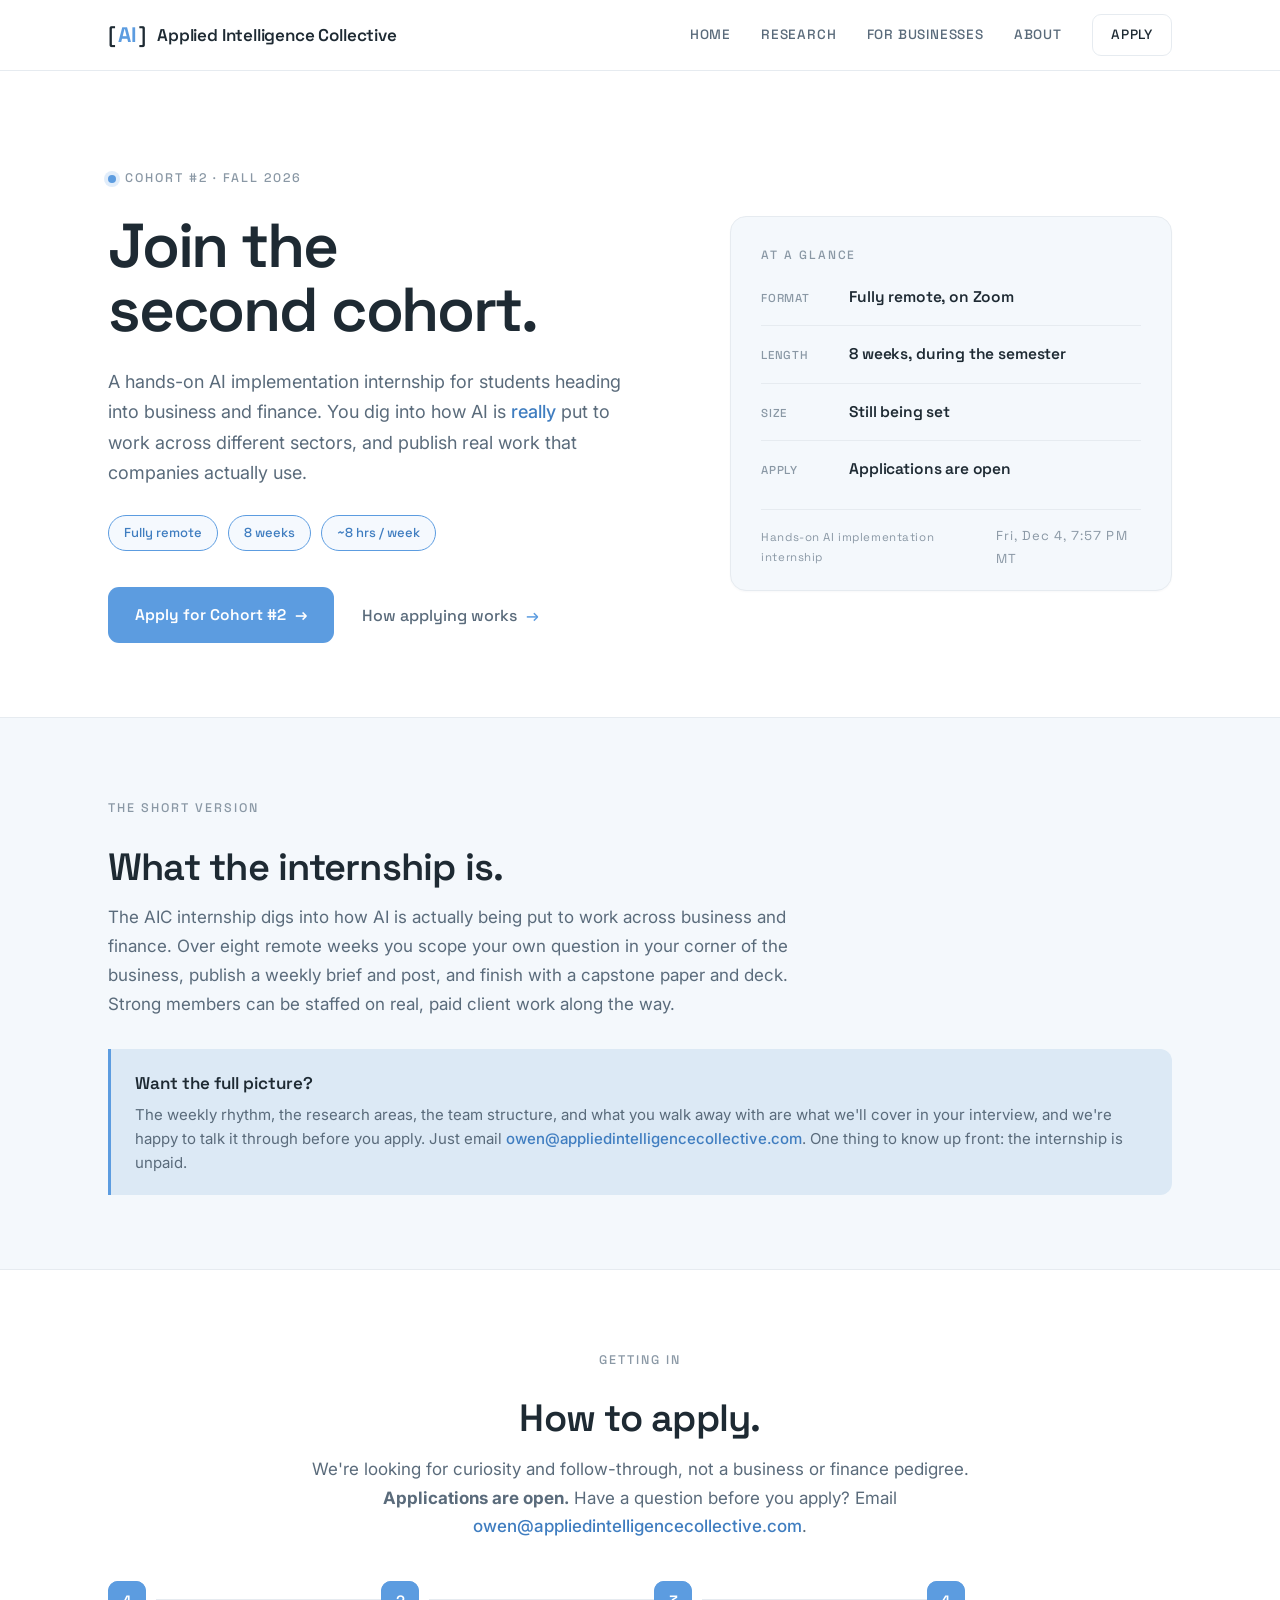
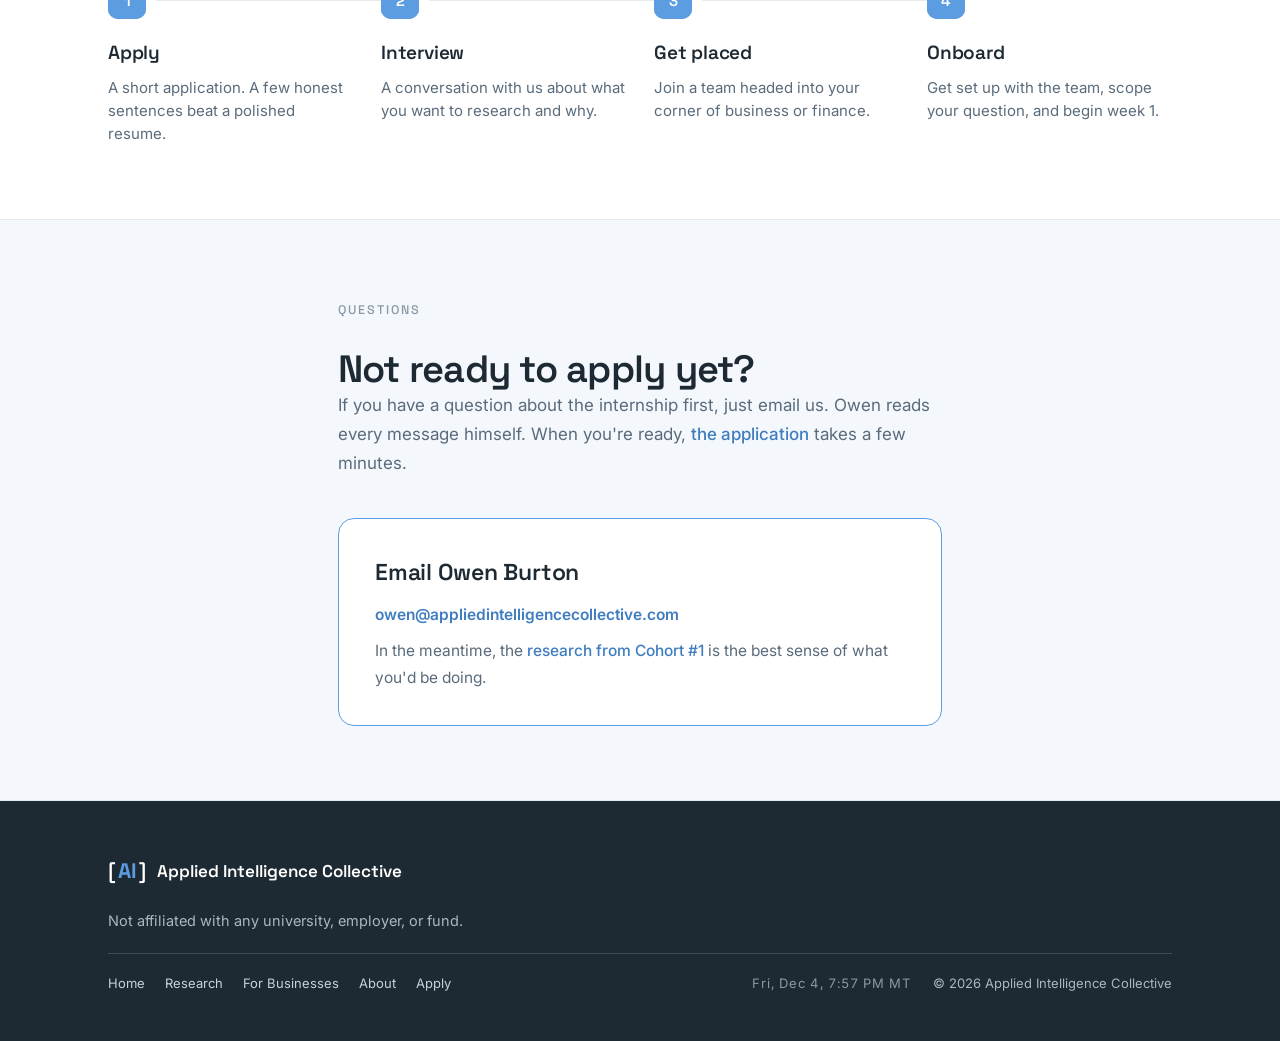
<file: apply.html>
<!DOCTYPE html>
<html lang="en">
<head>
<meta charset="UTF-8" />
<meta name="viewport" content="width=device-width, initial-scale=1.0" />
<title>Apply · Cohort #2 · Applied Intelligence Collective</title>
<meta name="description" content="Join the second cohort of Applied Intelligence Collective's AI implementation internship: learn how AI is really put to work across business and finance. Fully remote, eight weeks. Applications are open." />
<link rel="preconnect" href="https://fonts.googleapis.com" />
<link rel="preconnect" href="https://fonts.gstatic.com" crossorigin />
<link href="https://fonts.googleapis.com/css2?family=Inter:wght@400;500;600&family=Space+Grotesk:wght@500;600;700&display=swap" rel="stylesheet" />
<link rel="icon" type="image/svg+xml" href="favicon.svg" />
<script>try{if(!matchMedia('(prefers-reduced-motion: reduce)').matches)document.documentElement.classList.add('anim')}catch(e){}</script>
<link rel="stylesheet" href="styles.css" />
<script src="intro.js"></script>
<script defer src="reveal.js"></script>
<script defer src="forms.js"></script>
</head>
<body>

<header class="site-header">
  <div class="wrap header-inner">
    <a class="brand" href="index.html" aria-label="Applied Intelligence Collective home">
      <span class="mark" aria-hidden="true">[<span>AI</span>]</span>
      <span class="brand-name">Applied Intelligence Collective</span>
    </a>
    <nav class="nav">
      <a href="index.html">Home</a>
      <a href="research.html">Research</a>
      <a href="businesses.html">For Businesses</a>
      <a href="about.html">About</a>
      <a class="nav-apply" href="apply.html" aria-current="page">Apply</a>
    </nav>
  </div>
</header>

<main>
  <!-- HERO -->
  <section class="hero">
    <div class="wrap hero-grid">
      <div class="hero-lead-col">
        <p class="eyebrow"><span class="dot"></span> Cohort #2 · Fall 2026</p>
        <h1 class="hero-title">Join the second&nbsp;cohort.</h1>
        <p class="hero-lead">A hands-on AI implementation internship for students heading into business and finance. You dig into how AI is <em>really</em> put to work across different sectors, and publish real work that companies actually use.</p>
        <div class="chip-row">
          <span class="chip">Fully remote</span>
          <span class="chip">8 weeks</span>
          <span class="chip">~8 hrs / week</span>
        </div>
        <div class="hero-actions">
          <a class="btn btn-primary" href="application.html">Apply for Cohort #2 <span>→</span></a>
          <a class="link-arrow subtle" href="#how-to-apply">How applying works <span>→</span></a>
        </div>
      </div>
      <aside class="hero-panel" aria-label="Cohort #2 at a glance">
        <p class="panel-kicker">At a glance</p>
        <dl class="panel-facts">
          <div><dt>Format</dt><dd>Fully remote, on Zoom</dd></div>
          <div><dt>Length</dt><dd>8 weeks, during the semester</dd></div>
          <div><dt>Size</dt><dd>Still being set</dd></div>
          <div><dt>Apply</dt><dd>Applications are open</dd></div>
        </dl>
        <div class="panel-meta">
          <span>Hands-on AI implementation internship</span>
          <span class="clock" data-clock>·</span>
        </div>
      </aside>
    </div>
  </section>

  <!-- WHAT AIC IS (short) -->
  <section class="section tint">
    <div class="wrap">
      <p class="section-kicker">The short version</p>
      <h2 class="tracks-head">What the internship is.</h2>
      <p class="tracks-lead muted">The AIC internship digs into how AI is actually being put to work across business and finance. Over eight remote weeks you scope your own question in your corner of the business, publish a weekly brief and post, and finish with a capstone paper and deck. Strong members can be staffed on real, paid client work along the way.</p>
      <div class="callout">
        <h4>Want the full picture?</h4>
        <p>The weekly rhythm, the research areas, the team structure, and what you walk away with are what we'll cover in your interview, and we're happy to talk it through before you apply. Just email <a href="mailto:owen@appliedintelligencecollective.com?subject=Cohort%20%232%20question" style="color:var(--sky-dark);font-weight:500">owen@appliedintelligencecollective.com</a>. One thing to know up front: the internship is unpaid.</p>
      </div>
    </div>
  </section>

  <!-- HOW TO APPLY -->
  <section class="section center" id="how-to-apply">
    <div class="wrap">
      <p class="section-kicker">Getting in</p>
      <h2 class="tracks-head">How to apply.</h2>
      <p class="tracks-lead muted">We're looking for curiosity and follow-through, not a business or finance pedigree. <strong>Applications are open.</strong> Have a question before you apply? Email <a href="mailto:owen@appliedintelligencecollective.com?subject=Cohort%20%232%20interest" style="color:var(--sky-dark);font-weight:500">owen@appliedintelligencecollective.com</a>.</p>
      <ol class="steps cols-4">
        <li class="step">
          <span class="step-node">1</span>
          <h3 class="step-title">Apply</h3>
          <p>A short application. A few honest sentences beat a polished resume.</p>
        </li>
        <li class="step">
          <span class="step-node">2</span>
          <h3 class="step-title">Interview</h3>
          <p>A conversation with us about what you want to research and why.</p>
        </li>
        <li class="step">
          <span class="step-node">3</span>
          <h3 class="step-title">Get placed</h3>
          <p>Join a team headed into your corner of business or finance.</p>
        </li>
        <li class="step">
          <span class="step-node">4</span>
          <h3 class="step-title">Onboard</h3>
          <p>Get set up with the team, scope your question, and begin week 1.</p>
        </li>
      </ol>
    </div>
  </section>


  <!-- QUESTIONS PANEL.
       The Cohort #2 application form now lives on its own page, application.html,
       posting to the hub's /api/intake/application endpoint. This panel is the
       email alternative for people with questions before they apply. -->
  <section class="section tint" id="questions">
    <div class="wrap form-wrap">
      <p class="section-kicker">Questions</p>
      <h2 class="tracks-head">Not ready to apply yet?</h2>
      <p class="form-intro">If you have a question about the internship first, just email us. Owen reads every message himself. When you're ready, <a href="application.html" style="color:var(--sky-dark);font-weight:500">the application</a> takes a few minutes.</p>
      <div class="form-thanks">
        <h3>Email Owen Burton</h3>
        <p><a href="mailto:owen@appliedintelligencecollective.com?subject=Cohort%20%232%20question" style="color:var(--sky-dark);font-weight:600">owen@appliedintelligencecollective.com</a></p>
        <p>In the meantime, the <a href="research.html" style="color:var(--sky-dark);font-weight:500">research from Cohort #1</a> is the best sense of what you'd be doing.</p>
      </div>
    </div>
  </section>
</main>

<footer class="site-footer">
  <div class="wrap footer-inner">
    <div class="footer-brand">
      <span class="mark" aria-hidden="true">[<span>AI</span>]</span>
      Applied Intelligence Collective
    </div>
    <p class="footer-note">Not affiliated with any university, employer, or fund.</p>
    <div class="footer-meta">
      <nav class="footer-nav">
        <a href="index.html">Home</a>
        <a href="research.html">Research</a>
        <a href="businesses.html">For Businesses</a>
        <a href="about.html">About</a>
        <a href="apply.html">Apply</a>
      </nav>
      <span class="clock" data-clock>·</span>
      <span>© 2026 Applied Intelligence Collective</span>
    </div>
  </div>
</footer>

<script>
  (function () {
    function tick() {
      try {
        var fmt = new Intl.DateTimeFormat('en-US', {
          timeZone: 'America/Denver', weekday: 'short', month: 'short',
          day: 'numeric', hour: 'numeric', minute: '2-digit'
        });
        var s = fmt.format(new Date()) + ' MT';
        document.querySelectorAll('[data-clock]').forEach(function (el) { el.textContent = s; });
      } catch (e) {}
    }
    tick();
    setInterval(tick, 30000);
  })();
</script>
</body>
</html>
</file>
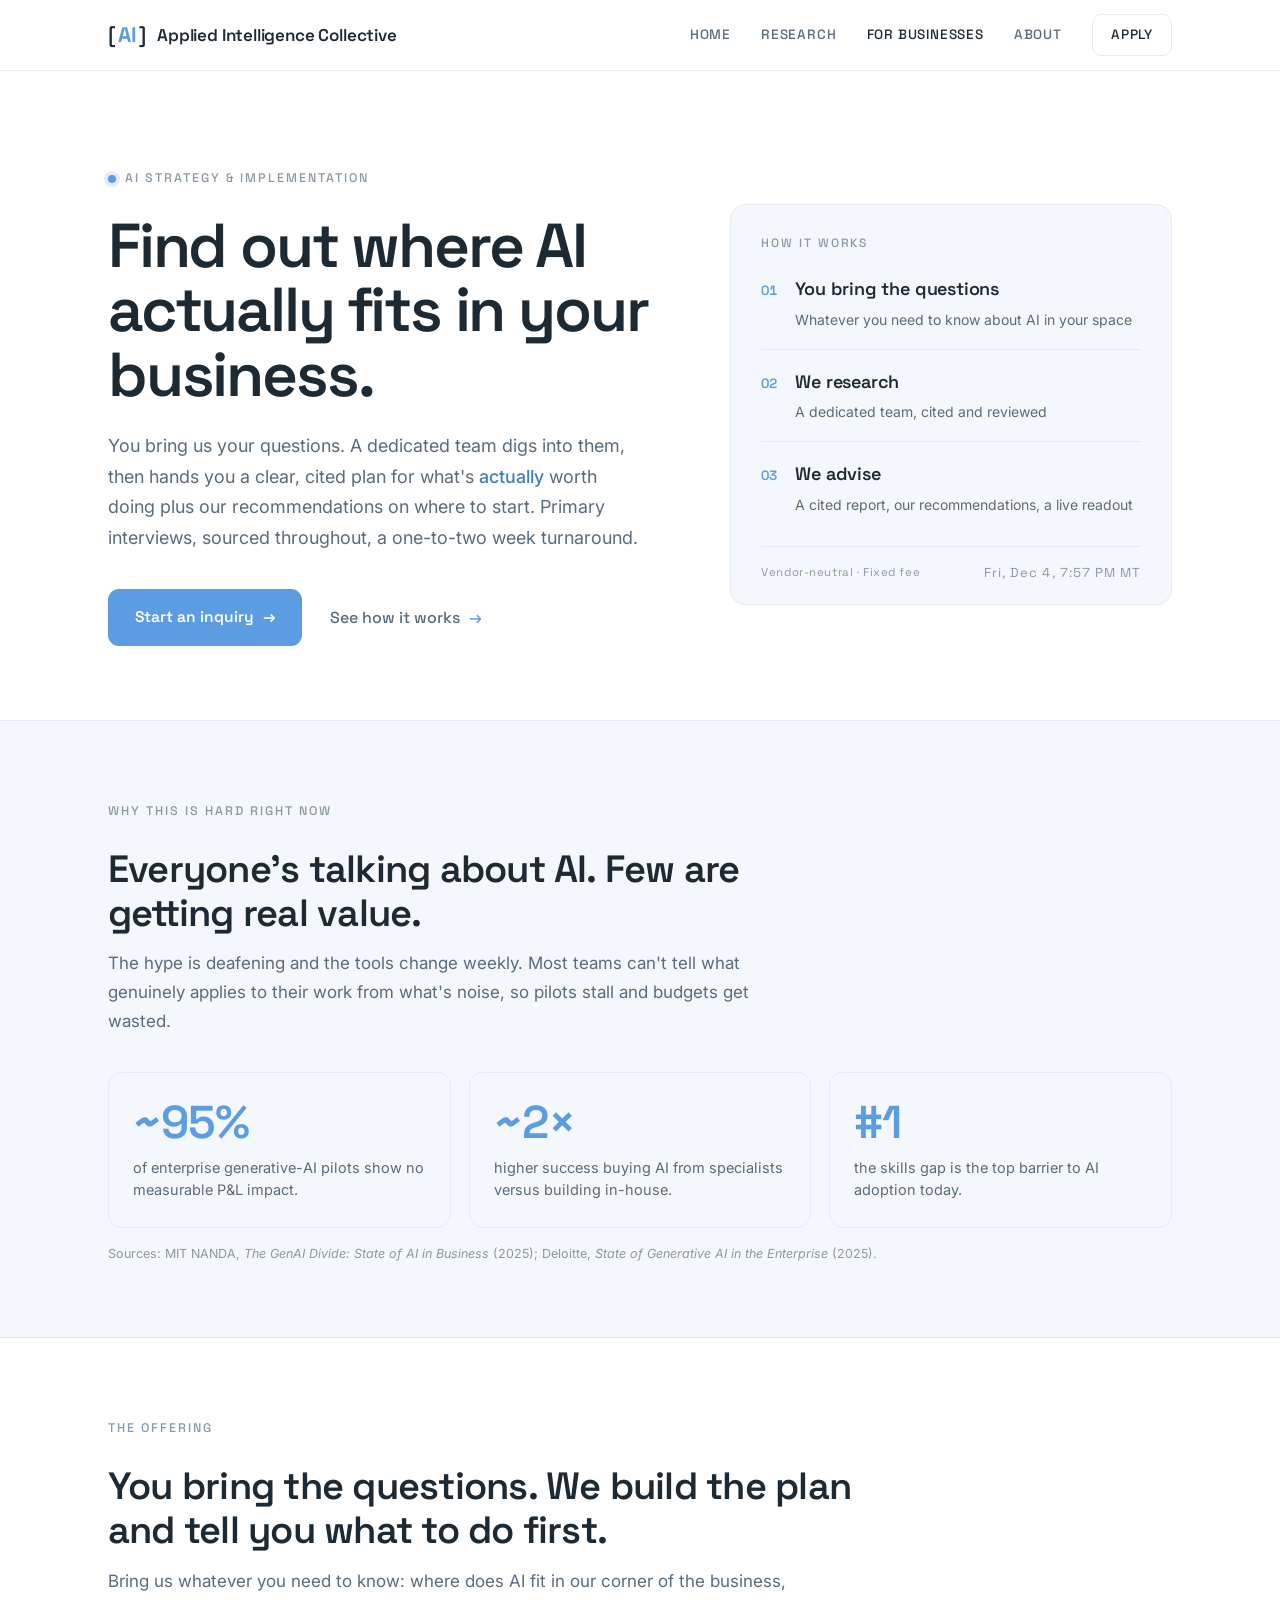
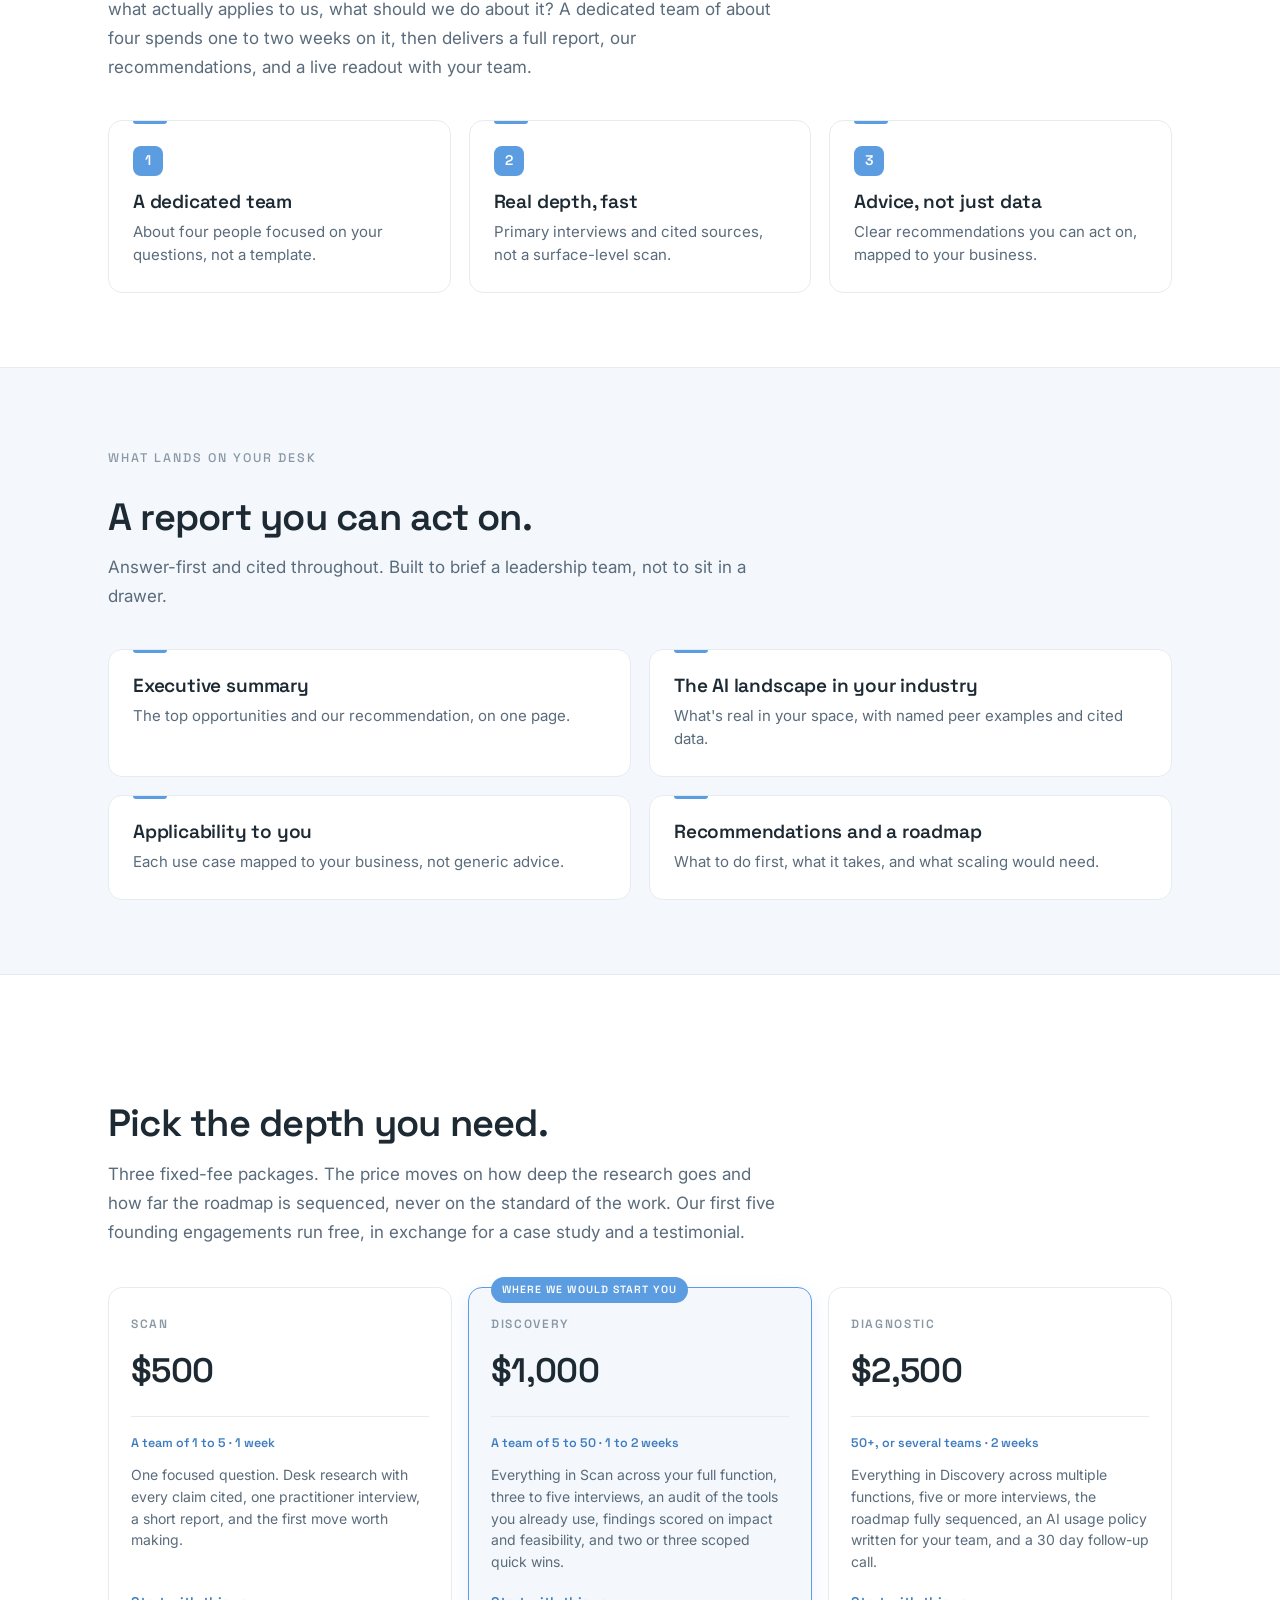
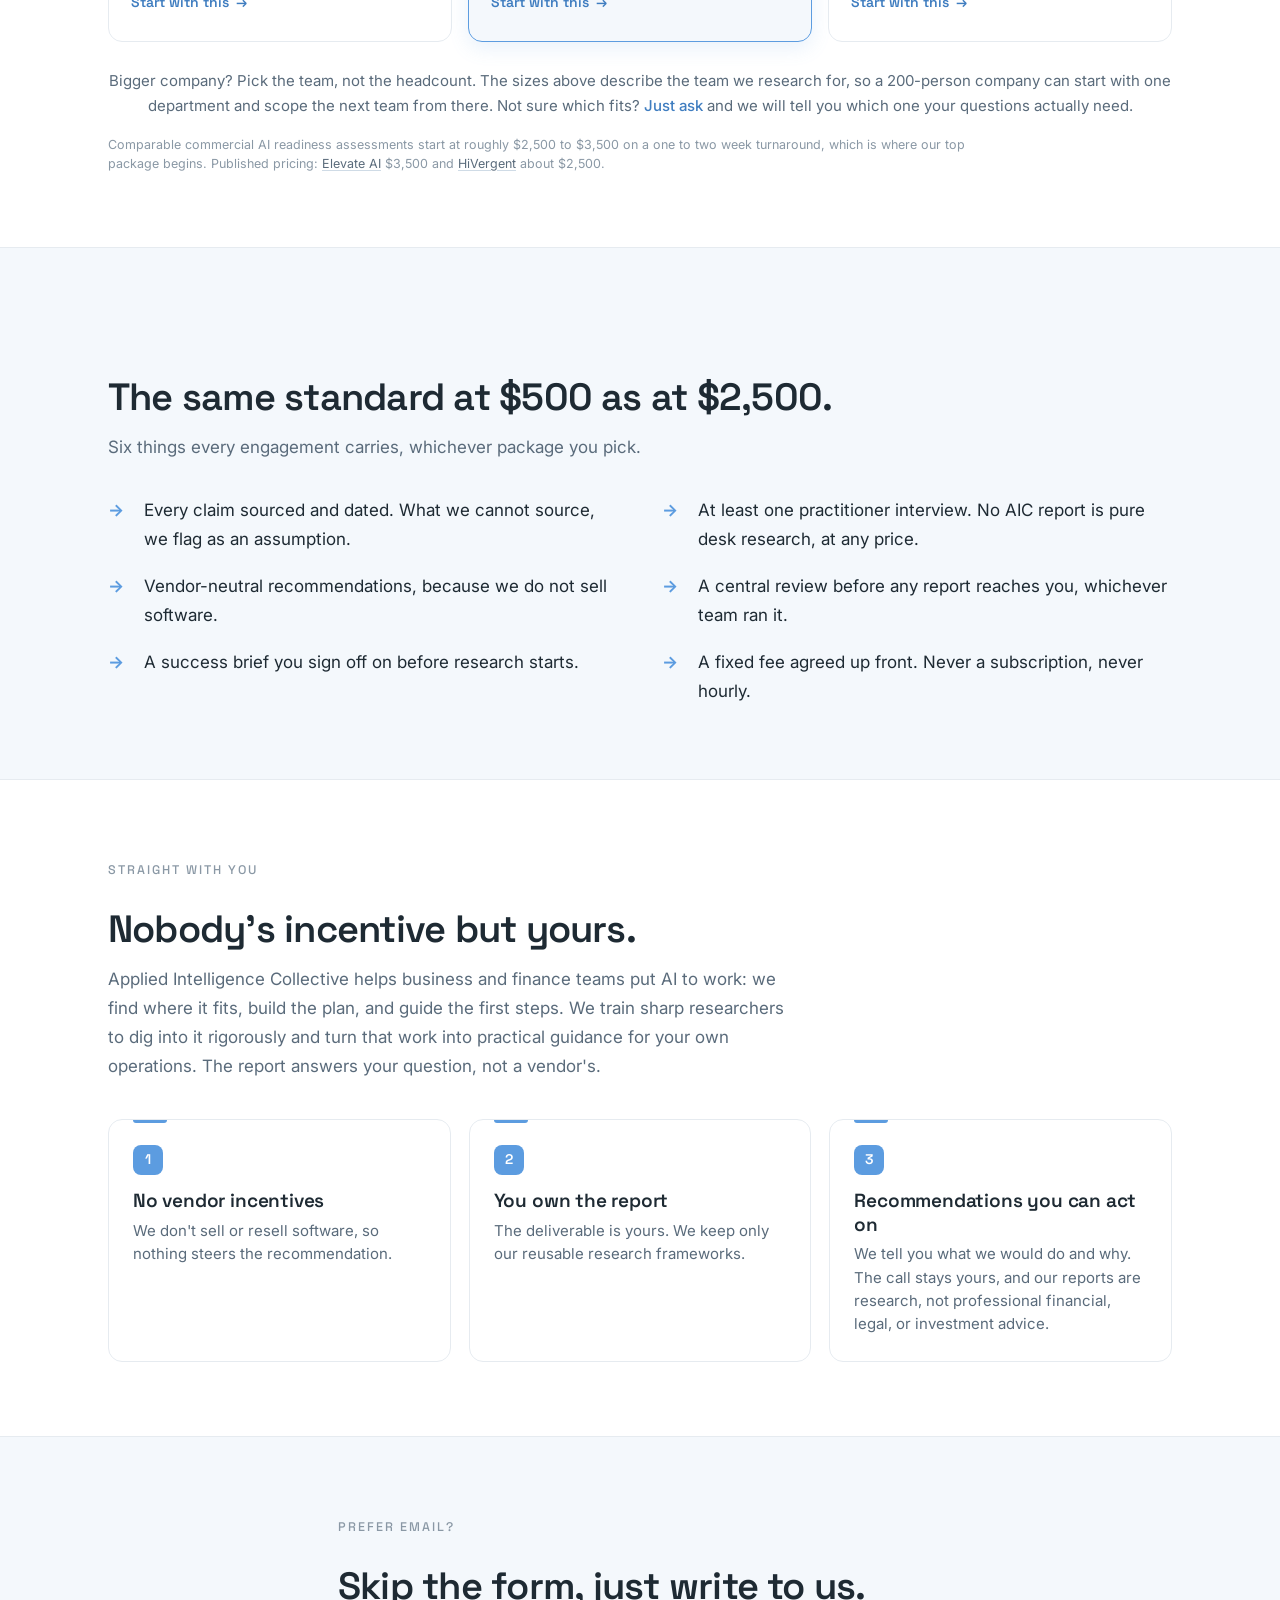
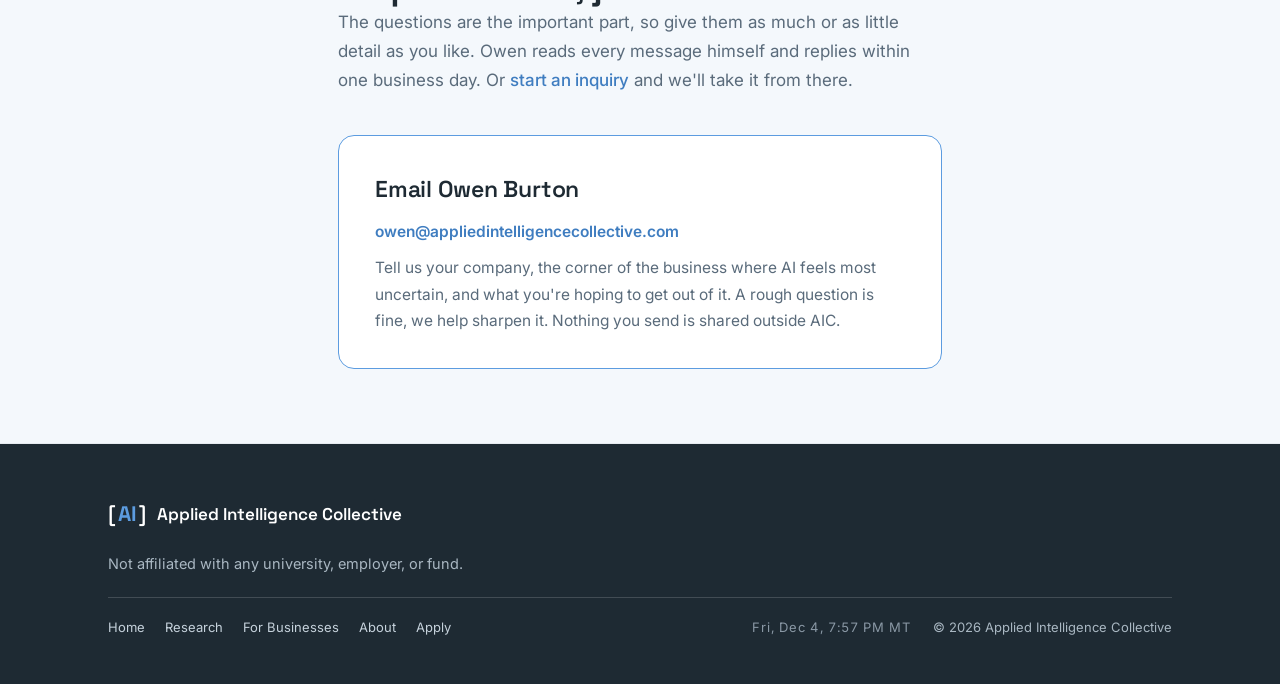
<file: businesses.html>
<!DOCTYPE html>
<html lang="en">
<head>
<meta charset="UTF-8" />
<meta name="viewport" content="width=device-width, initial-scale=1.0" />
<title>For Businesses · Applied Intelligence Collective</title>
<meta name="description" content="You bring the questions. A dedicated team finds where AI really fits in your business, then hands you a cited plan and clear recommendations on what to do first. One to two week turnaround. The first five founding engagements are free." />
<link rel="preconnect" href="https://fonts.googleapis.com" />
<link rel="preconnect" href="https://fonts.gstatic.com" crossorigin />
<link href="https://fonts.googleapis.com/css2?family=Inter:wght@400;500;600&family=Space+Grotesk:wght@500;600;700&display=swap" rel="stylesheet" />
<link rel="icon" type="image/svg+xml" href="favicon.svg" />
<script>try{if(!matchMedia('(prefers-reduced-motion: reduce)').matches)document.documentElement.classList.add('anim')}catch(e){}</script>
<link rel="stylesheet" href="styles.css" />
<script src="intro.js"></script>
<script defer src="reveal.js"></script>
<script defer src="forms.js"></script>
</head>
<body>

<header class="site-header">
  <div class="wrap header-inner">
    <a class="brand" href="index.html" aria-label="Applied Intelligence Collective home">
      <span class="mark" aria-hidden="true">[<span>AI</span>]</span>
      <span class="brand-name">Applied Intelligence Collective</span>
    </a>
    <nav class="nav">
      <a href="index.html">Home</a>
      <a href="research.html">Research</a>
      <a href="businesses.html" aria-current="page">For Businesses</a>
      <a href="about.html">About</a>
      <a class="nav-apply" href="apply.html">Apply</a>
    </nav>
  </div>
</header>

<main>
  <!-- HERO -->
  <section class="hero">
    <div class="wrap hero-grid">
      <div class="hero-lead-col">
        <p class="eyebrow"><span class="dot"></span> AI strategy &amp; implementation</p>
        <h1 class="hero-title">Find out where AI actually fits in your business.</h1>
        <p class="hero-lead">You bring us your questions. A dedicated team digs into them, then hands you a clear, cited plan for what's <em>actually</em> worth doing plus our recommendations on where to start. Primary interviews, sourced throughout, a one-to-two week turnaround.</p>
        <div class="hero-actions">
          <a class="btn btn-primary" href="inquiry.html">Start an inquiry <span>→</span></a>
          <a class="link-arrow subtle" href="#how-it-works">See how it works <span>→</span></a>
        </div>
      </div>
      <aside class="hero-panel" aria-label="How an engagement works">
        <p class="panel-kicker">How it works</p>
        <ol class="panel-list">
          <li><span class="pn">01</span><span class="pl">You bring the questions</span><span class="pd">Whatever you need to know about AI in your space</span></li>
          <li><span class="pn">02</span><span class="pl">We research</span><span class="pd">A dedicated team, cited and reviewed</span></li>
          <li><span class="pn">03</span><span class="pl">We advise</span><span class="pd">A cited report, our recommendations, a live readout</span></li>
        </ol>
        <div class="panel-meta">
          <span>Vendor-neutral · Fixed fee</span>
          <span class="clock" data-clock>·</span>
        </div>
      </aside>
    </div>
  </section>

  <!-- THE PROBLEM -->
  <section class="section tint">
    <div class="wrap">
      <p class="section-kicker">Why this is hard right now</p>
      <h2 class="tracks-head">Everyone's talking about AI. Few are getting real value.</h2>
      <p class="tracks-lead muted">The hype is deafening and the tools change weekly. Most teams can't tell what genuinely applies to their work from what's noise, so pilots stall and budgets get wasted.</p>
      <div class="stat-grid">
        <div class="stat-card">
          <div class="stat-num">~95%</div>
          <p class="stat-label">of enterprise generative-AI pilots show no measurable P&amp;L impact.</p>
        </div>
        <div class="stat-card">
          <div class="stat-num">~2&times;</div>
          <p class="stat-label">higher success buying AI from specialists versus building in-house.</p>
        </div>
        <div class="stat-card">
          <div class="stat-num">#1</div>
          <p class="stat-label">the skills gap is the top barrier to AI adoption today.</p>
        </div>
      </div>
      <p class="source-note">Sources: MIT NANDA, <em>The GenAI Divide: State of AI in Business</em> (2025); Deloitte, <em>State of Generative AI in the Enterprise</em> (2025).</p>
    </div>
  </section>

  <!-- WHAT WE DO -->
  <section class="section" id="how-it-works">
    <div class="wrap">
      <p class="section-kicker">The offering</p>
      <h2 class="tracks-head">You bring the questions. We build the plan and tell you what to do first.</h2>
      <p class="tracks-lead muted">Bring us whatever you need to know: where does AI fit in our corner of the business, what actually applies to us, what should we do about it? A dedicated team of about four spends one to two weeks on it, then delivers a full report, our recommendations, and a live readout with your team.</p>
      <div class="feature-grid cols-3">
        <article class="feature-card">
          <span class="fc-num">1</span>
          <h3>A dedicated team</h3>
          <p>About four people focused on your questions, not a template.</p>
        </article>
        <article class="feature-card">
          <span class="fc-num">2</span>
          <h3>Real depth, fast</h3>
          <p>Primary interviews and cited sources, not a surface-level scan.</p>
        </article>
        <article class="feature-card">
          <span class="fc-num">3</span>
          <h3>Advice, not just data</h3>
          <p>Clear recommendations you can act on, mapped to your business.</p>
        </article>
      </div>
    </div>
  </section>

  <!-- THE DELIVERABLE -->
  <section class="section tint">
    <div class="wrap">
      <p class="section-kicker">What lands on your desk</p>
      <h2 class="tracks-head">A report you can act on.</h2>
      <p class="tracks-lead muted">Answer-first and cited throughout. Built to brief a leadership team, not to sit in a drawer.</p>
      <div class="feature-grid cols-2">
        <article class="feature-card">
          <h3>Executive summary</h3>
          <p>The top opportunities and our recommendation, on one page.</p>
        </article>
        <article class="feature-card">
          <h3>The AI landscape in your industry</h3>
          <p>What's real in your space, with named peer examples and cited data.</p>
        </article>
        <article class="feature-card">
          <h3>Applicability to you</h3>
          <p>Each use case mapped to your business, not generic advice.</p>
        </article>
        <article class="feature-card">
          <h3>Recommendations and a roadmap</h3>
          <p>What to do first, what it takes, and what scaling would need.</p>
        </article>
      </div>
    </div>
  </section>

  <!-- PRICING -->
  <section class="section" id="pricing">
    <div class="wrap">
      <p class="section-kicker">Simple, fixed fees</p>
      <h2 class="tracks-head">Pick the depth you need.</h2>
      <p class="tracks-lead muted">Three fixed-fee packages. The price moves on how deep the research goes and how far the roadmap is sequenced, never on the standard of the work. Our first five founding engagements run free, in exchange for a case study and a testimonial.</p>
      <div class="price-grid">
        <div class="price-card">
          <p class="price-tier">Scan</p>
          <p class="price-amt">$500</p>
          <p class="price-meta">A team of 1 to 5 · 1 week</p>
          <p class="price-desc">One focused question. Desk research with every claim cited, one practitioner interview, a short report, and the first move worth making.</p>
          <a class="price-pick" href="inquiry.html?tier=500">Start with this <span>→</span></a>
        </div>
        <div class="price-card featured">
          <span class="price-tag price-tag-sky">Where we would start you</span>
          <p class="price-tier">Discovery</p>
          <p class="price-amt">$1,000</p>
          <p class="price-meta">A team of 5 to 50 · 1 to 2 weeks</p>
          <p class="price-desc">Everything in Scan across your full function, three to five interviews, an audit of the tools you already use, findings scored on impact and feasibility, and two or three scoped quick wins.</p>
          <a class="price-pick" href="inquiry.html?tier=1000">Start with this <span>→</span></a>
        </div>
        <div class="price-card">
          <p class="price-tier">Diagnostic</p>
          <p class="price-amt">$2,500</p>
          <p class="price-meta">50+, or several teams · 2 weeks</p>
          <p class="price-desc">Everything in Discovery across multiple functions, five or more interviews, the roadmap fully sequenced, an AI usage policy written for your team, and a 30 day follow-up call.</p>
          <a class="price-pick" href="inquiry.html?tier=2500">Start with this <span>→</span></a>
        </div>
      </div>
      <p class="pricing-note">Bigger company? Pick the team, not the headcount. The sizes above describe the team we research for, so a 200-person company can start with one department and scope the next team from there. Not sure which fits? <a href="inquiry.html">Just ask</a> and we will tell you which one your questions actually need.</p>
      <p class="source-note">Comparable commercial AI readiness assessments start at roughly $2,500 to $3,500 on a one to two week turnaround, which is where our top package begins. Published pricing: <a href="https://elevate-ai.ai/blog/ai-consulting-cost" target="_blank" rel="noopener">Elevate AI</a> $3,500 and <a href="https://hivergentai.com/blog/ai-readiness-assessment-cost-small-business/" target="_blank" rel="noopener">HiVergent</a> about $2,500.</p>
    </div>
  </section>

  <!-- IN EVERY ENGAGEMENT -->
  <section class="section tint">
    <div class="wrap">
      <p class="section-kicker">In every engagement</p>
      <h2 class="tracks-head">The same standard at $500 as at $2,500.</h2>
      <p class="tracks-lead muted">Six things every engagement carries, whichever package you pick.</p>
      <ul class="checks checks-2up">
        <li>Every claim sourced and dated. What we cannot source, we flag as an assumption.</li>
        <li>At least one practitioner interview. No AIC report is pure desk research, at any price.</li>
        <li>Vendor-neutral recommendations, because we do not sell software.</li>
        <li>A central review before any report reaches you, whichever team ran it.</li>
        <li>A success brief you sign off on before research starts.</li>
        <li>A fixed fee agreed up front. Never a subscription, never hourly.</li>
      </ul>
    </div>
  </section>

  <!-- HONEST POSITIONING -->
  <section class="section">
    <div class="wrap">
      <p class="section-kicker">Straight with you</p>
      <h2 class="tracks-head">Nobody's incentive but yours.</h2>
      <p class="tracks-lead muted">Applied Intelligence Collective helps business and finance teams put AI to work: we find where it fits, build the plan, and guide the first steps. We train sharp researchers to dig into it rigorously and turn that work into practical guidance for your own operations. The report answers your question, not a vendor's.</p>
      <div class="feature-grid cols-3">
        <article class="feature-card">
          <span class="fc-num">1</span>
          <h3>No vendor incentives</h3>
          <p>We don't sell or resell software, so nothing steers the recommendation.</p>
        </article>
        <article class="feature-card">
          <span class="fc-num">2</span>
          <h3>You own the report</h3>
          <p>The deliverable is yours. We keep only our reusable research frameworks.</p>
        </article>
        <article class="feature-card">
          <span class="fc-num">3</span>
          <h3>Recommendations you can act on</h3>
          <p>We tell you what we would do and why. The call stays yours, and our reports are research, not professional financial, legal, or investment advice.</p>
        </article>
      </div>
    </div>
  </section>


  <!-- QUESTIONS PANEL.
       The client inquiry form now lives on its own page, inquiry.html, posting to the
       hub's /api/intake/inquiry endpoint. The price cards link there with ?tier=500|1000|2500
       and forms.js preselects the package. This panel is the email alternative. -->
  <section class="section tint" id="questions">
    <div class="wrap form-wrap">
      <p class="section-kicker">Prefer email?</p>
      <h2 class="tracks-head">Skip the form, just write to us.</h2>
      <p class="form-intro">The questions are the important part, so give them as much or as little detail as you like. Owen reads every message himself and replies within one business day. Or <a href="inquiry.html" style="color:var(--sky-dark);font-weight:500">start an inquiry</a> and we'll take it from there.</p>
      <div class="form-thanks">
        <h3>Email Owen Burton</h3>
        <p><a href="mailto:owen@appliedintelligencecollective.com?subject=AIC%20inquiry" style="color:var(--sky-dark);font-weight:600">owen@appliedintelligencecollective.com</a></p>
        <p>Tell us your company, the corner of the business where AI feels most uncertain, and what you're hoping to get out of it. A rough question is fine, we help sharpen it. Nothing you send is shared outside AIC.</p>
      </div>
    </div>
  </section>
</main>

<footer class="site-footer">
  <div class="wrap footer-inner">
    <div class="footer-brand">
      <span class="mark" aria-hidden="true">[<span>AI</span>]</span>
      Applied Intelligence Collective
    </div>
    <p class="footer-note">Not affiliated with any university, employer, or fund.</p>
    <div class="footer-meta">
      <nav class="footer-nav">
        <a href="index.html">Home</a>
        <a href="research.html">Research</a>
        <a href="businesses.html">For Businesses</a>
        <a href="about.html">About</a>
        <a href="apply.html">Apply</a>
      </nav>
      <span class="clock" data-clock>·</span>
      <span>© 2026 Applied Intelligence Collective</span>
    </div>
  </div>
</footer>

<script>
  (function () {
    function tick() {
      try {
        var fmt = new Intl.DateTimeFormat('en-US', {
          timeZone: 'America/Denver', weekday: 'short', month: 'short',
          day: 'numeric', hour: 'numeric', minute: '2-digit'
        });
        var s = fmt.format(new Date()) + ' MT';
        document.querySelectorAll('[data-clock]').forEach(function (el) { el.textContent = s; });
      } catch (e) {}
    }
    tick();
    setInterval(tick, 30000);
  })();
</script>
</body>
</html>
</file>
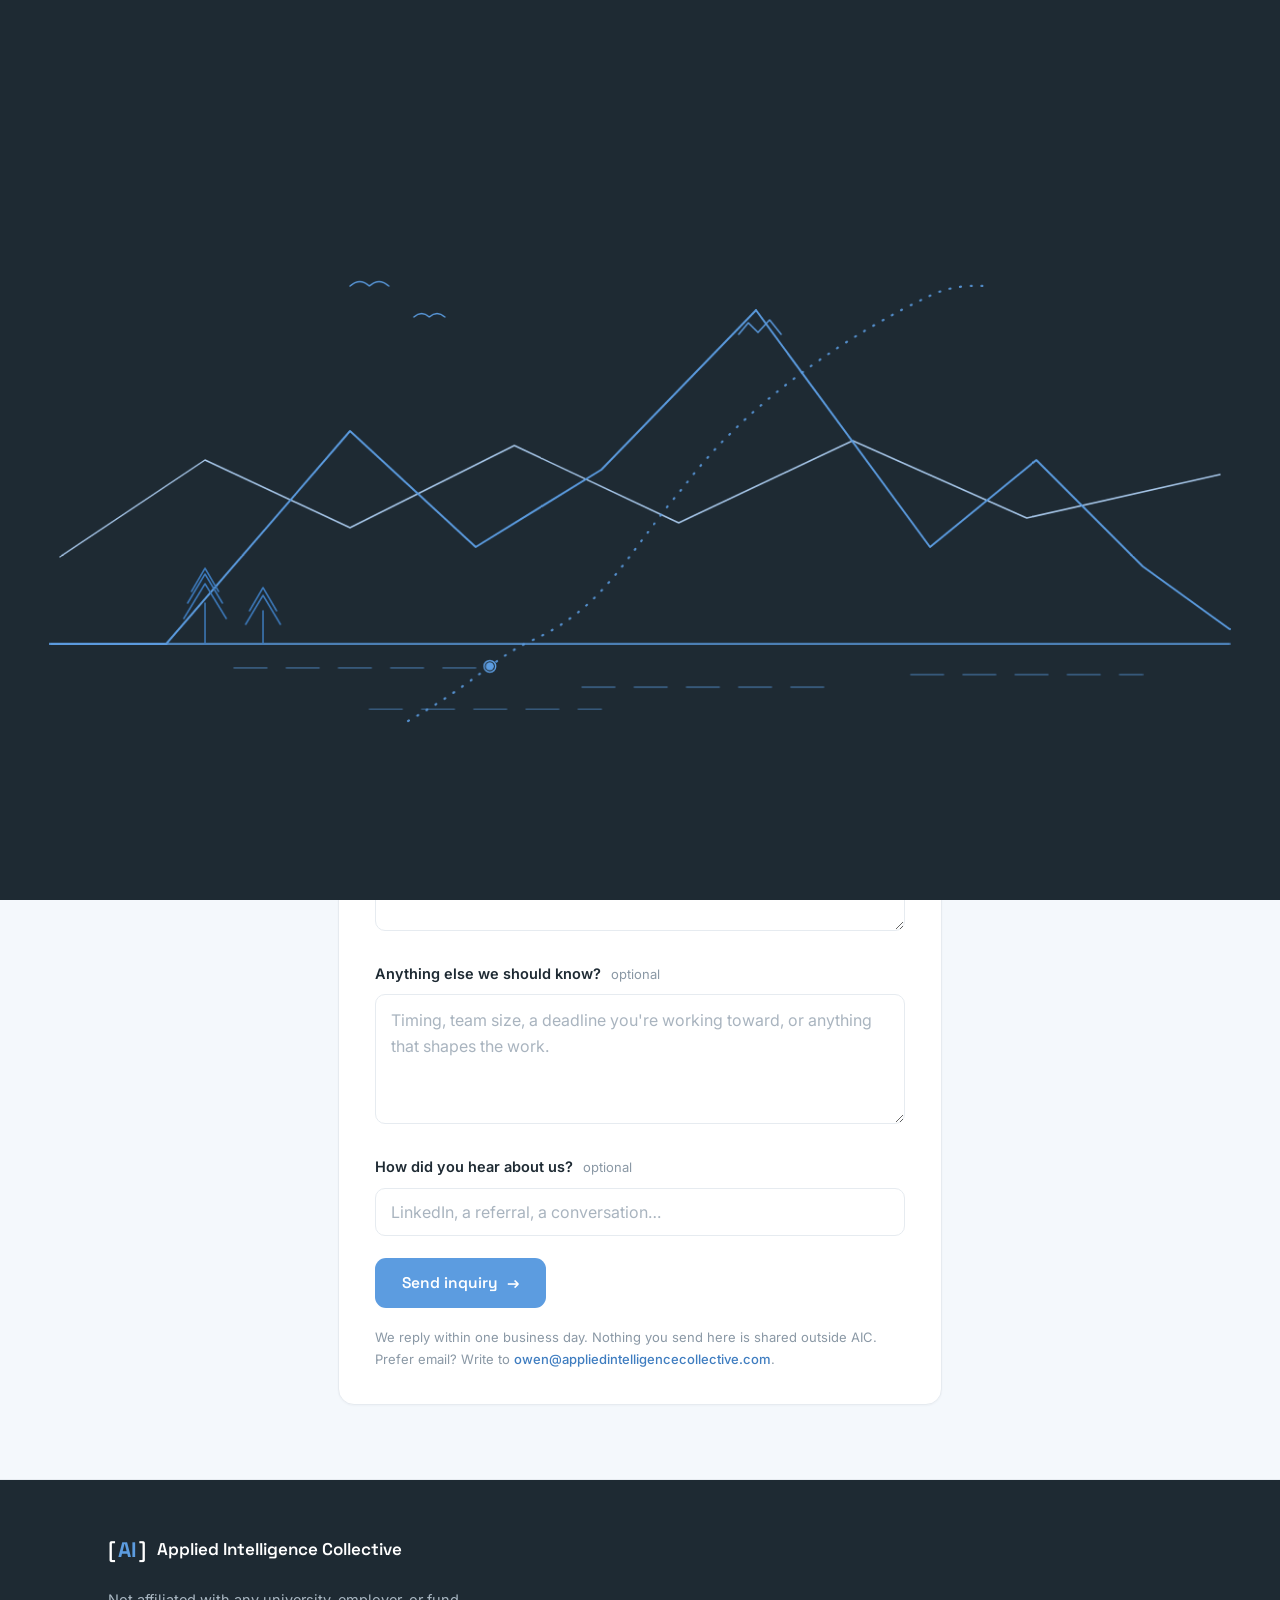
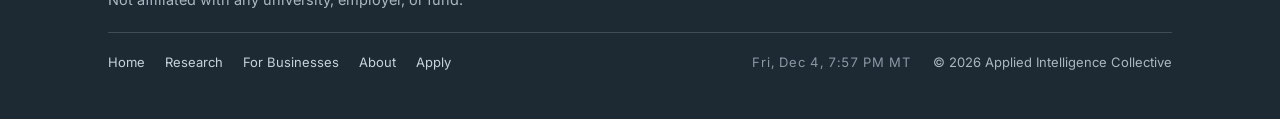
<file: inquiry.html>
<!DOCTYPE html>
<html lang="en">
<head>
<meta charset="UTF-8" />
<meta name="viewport" content="width=device-width, initial-scale=1.0" />
<title>Start an inquiry · Applied Intelligence Collective</title>
<meta name="description" content="Tell us what you want to know about AI in your business. We read every inquiry ourselves and reply within one business day." />
<link rel="preconnect" href="https://fonts.googleapis.com" />
<link rel="preconnect" href="https://fonts.gstatic.com" crossorigin />
<link href="https://fonts.googleapis.com/css2?family=Inter:wght@400;500;600&family=Space+Grotesk:wght@500;600;700&display=swap" rel="stylesheet" />
<link rel="icon" type="image/svg+xml" href="favicon.svg" />
<script>try{if(!matchMedia('(prefers-reduced-motion: reduce)').matches)document.documentElement.classList.add('anim')}catch(e){}</script>
<link rel="stylesheet" href="styles.css" />
<script src="intro.js"></script>
<script defer src="reveal.js"></script>
<script defer src="forms.js"></script>
</head>
<body>

<header class="site-header">
  <div class="wrap header-inner">
    <a class="brand" href="index.html" aria-label="Applied Intelligence Collective home">
      <span class="mark" aria-hidden="true">[<span>AI</span>]</span>
      <span class="brand-name">Applied Intelligence Collective</span>
    </a>
    <nav class="nav">
      <a href="index.html">Home</a>
      <a href="research.html">Research</a>
      <a href="businesses.html">For Businesses</a>
      <a href="about.html">About</a>
      <a class="nav-apply" href="apply.html">Apply</a>
    </nav>
  </div>
</header>

<main>
  <!-- INQUIRY FORM -->
  <section class="section tint" id="inquiry">
    <div class="wrap form-wrap">
      <p class="section-kicker">Start here</p>
      <h2 class="tracks-head">Tell us what you want to know.</h2>
      <p class="form-intro">The question is the important part, so give it as much or as little detail as you like. We read every inquiry ourselves and reply within one business day. Not sure what an engagement looks like? <a href="businesses.html" style="color:var(--sky-dark);font-weight:500">See how we work and the packages</a>.</p>

      <noscript>
        <p class="form-noscript">This form needs JavaScript to send your inquiry, and it looks like JavaScript is turned off. Email us at <a href="mailto:owen@appliedintelligencecollective.com?subject=AIC%20inquiry">owen@appliedintelligencecollective.com</a> instead and we will pick it up from there.</p>
      </noscript>

      <form class="form-card" id="inquiry-form" novalidate data-needs-js
            data-endpoint="https://hub.appliedintelligencecollective.com/api/intake/inquiry"
            data-thanks="#inquiry-thanks"
            data-pending="Sending your inquiry…">

        <!-- Honeypot. Parked off-screen (not type=hidden), skipped by keyboard and
             password managers, and always submitted. A value means a bot: the hub
             returns success and quietly drops the submission. -->
        <div class="hp" aria-hidden="true">
          <label for="inquiry-website-url">Website</label>
          <input id="inquiry-website-url" name="website_url" type="text"
                 tabindex="-1" autocomplete="off" />
        </div>

        <div class="form-row">
          <div class="field">
            <label for="inq-company">Company <span class="req">*</span></label>
            <input class="input" id="inq-company" name="company" type="text" required
                   data-label="company" data-max="200" autocomplete="organization"
                   placeholder="Northgate Capital" />
          </div>
          <div class="field">
            <label for="inq-name">Your name <span class="req">*</span></label>
            <input class="input" id="inq-name" name="contact_name" type="text" required
                   data-label="name" data-max="120" autocomplete="name"
                   placeholder="Jordan Lee" />
          </div>
        </div>

        <div class="form-row">
          <div class="field">
            <label for="inq-email">Work email <span class="req">*</span></label>
            <input class="input" id="inq-email" name="email" type="email" required
                   data-label="email" data-max="254" data-check="email" autocomplete="email"
                   placeholder="you@company.com" />
          </div>
          <div class="field">
            <label for="inq-phone">Phone <span class="hint">optional</span></label>
            <input class="input" id="inq-phone" name="phone" type="tel"
                   data-label="phone" data-max="40" autocomplete="tel"
                   placeholder="(555) 010-2200" />
          </div>
        </div>

        <div class="field">
          <label for="inq-tier">Package you have in mind <span class="hint">optional</span></label>
          <select id="inq-tier" name="tier_interest" data-number data-label="package">
            <option value="">Not sure yet</option>
            <option value="500">$500 · Scan</option>
            <option value="1000">$1,000 · Discovery</option>
            <option value="2500">$2,500 · Diagnostic</option>
          </select>
        </div>

        <div class="field">
          <label for="inq-question">What do you want to know about AI in your industry? <span class="hint">optional, but the most useful thing you can tell us</span></label>
          <textarea id="inq-question" name="question" data-label="question" data-max="4000"
                    placeholder="For example: which parts of our diligence process are firms like ours actually automating with AI, and what is still not worth it? A rough question is fine, we help sharpen it."></textarea>
        </div>

        <div class="field">
          <label for="inq-message">Anything else we should know? <span class="hint">optional</span></label>
          <textarea id="inq-message" name="message" data-label="message" data-max="4000"
                    placeholder="Timing, team size, a deadline you're working toward, or anything that shapes the work."></textarea>
        </div>

        <div class="field">
          <label for="inq-source">How did you hear about us? <span class="hint">optional</span></label>
          <input class="input" id="inq-source" name="source" type="text"
                 data-label="source" data-max="200" placeholder="LinkedIn, a referral, a conversation…" />
        </div>

        <div class="form-status" data-form-status role="status" aria-live="polite" hidden></div>

        <div class="form-submit">
          <button class="btn btn-primary" type="submit" data-submit disabled
                  data-busy-label="Sending…">Send inquiry <span>→</span></button>
          <p class="form-fine">We reply within one business day. Nothing you send here is shared outside AIC. Prefer email? Write to <a href="mailto:owen@appliedintelligencecollective.com?subject=AIC%20inquiry">owen@appliedintelligencecollective.com</a>.</p>
        </div>
      </form>

      <div class="form-thanks" id="inquiry-thanks" tabindex="-1" hidden>
        <h3>Thanks, that's in.</h3>
        <p>Your inquiry landed with us and we'll reply within one business day, so keep an eye on your inbox.</p>
        <p>If your questions shift in the meantime, just reply to our email and we'll rescope it.</p>
      </div>
    </div>
  </section>
</main>

<footer class="site-footer">
  <div class="wrap footer-inner">
    <div class="footer-brand">
      <span class="mark" aria-hidden="true">[<span>AI</span>]</span>
      Applied Intelligence Collective
    </div>
    <p class="footer-note">Not affiliated with any university, employer, or fund.</p>
    <div class="footer-meta">
      <nav class="footer-nav">
        <a href="index.html">Home</a>
        <a href="research.html">Research</a>
        <a href="businesses.html">For Businesses</a>
        <a href="about.html">About</a>
        <a href="apply.html">Apply</a>
      </nav>
      <span class="clock" data-clock>·</span>
      <span>© 2026 Applied Intelligence Collective</span>
    </div>
  </div>
</footer>

<script>
  (function () {
    function tick() {
      try {
        var fmt = new Intl.DateTimeFormat('en-US', {
          timeZone: 'America/Denver', weekday: 'short', month: 'short',
          day: 'numeric', hour: 'numeric', minute: '2-digit'
        });
        var s = fmt.format(new Date()) + ' MT';
        document.querySelectorAll('[data-clock]').forEach(function (el) { el.textContent = s; });
      } catch (e) {}
    }
    tick();
    setInterval(tick, 30000);
  })();
</script>
</body>
</html>
</file>
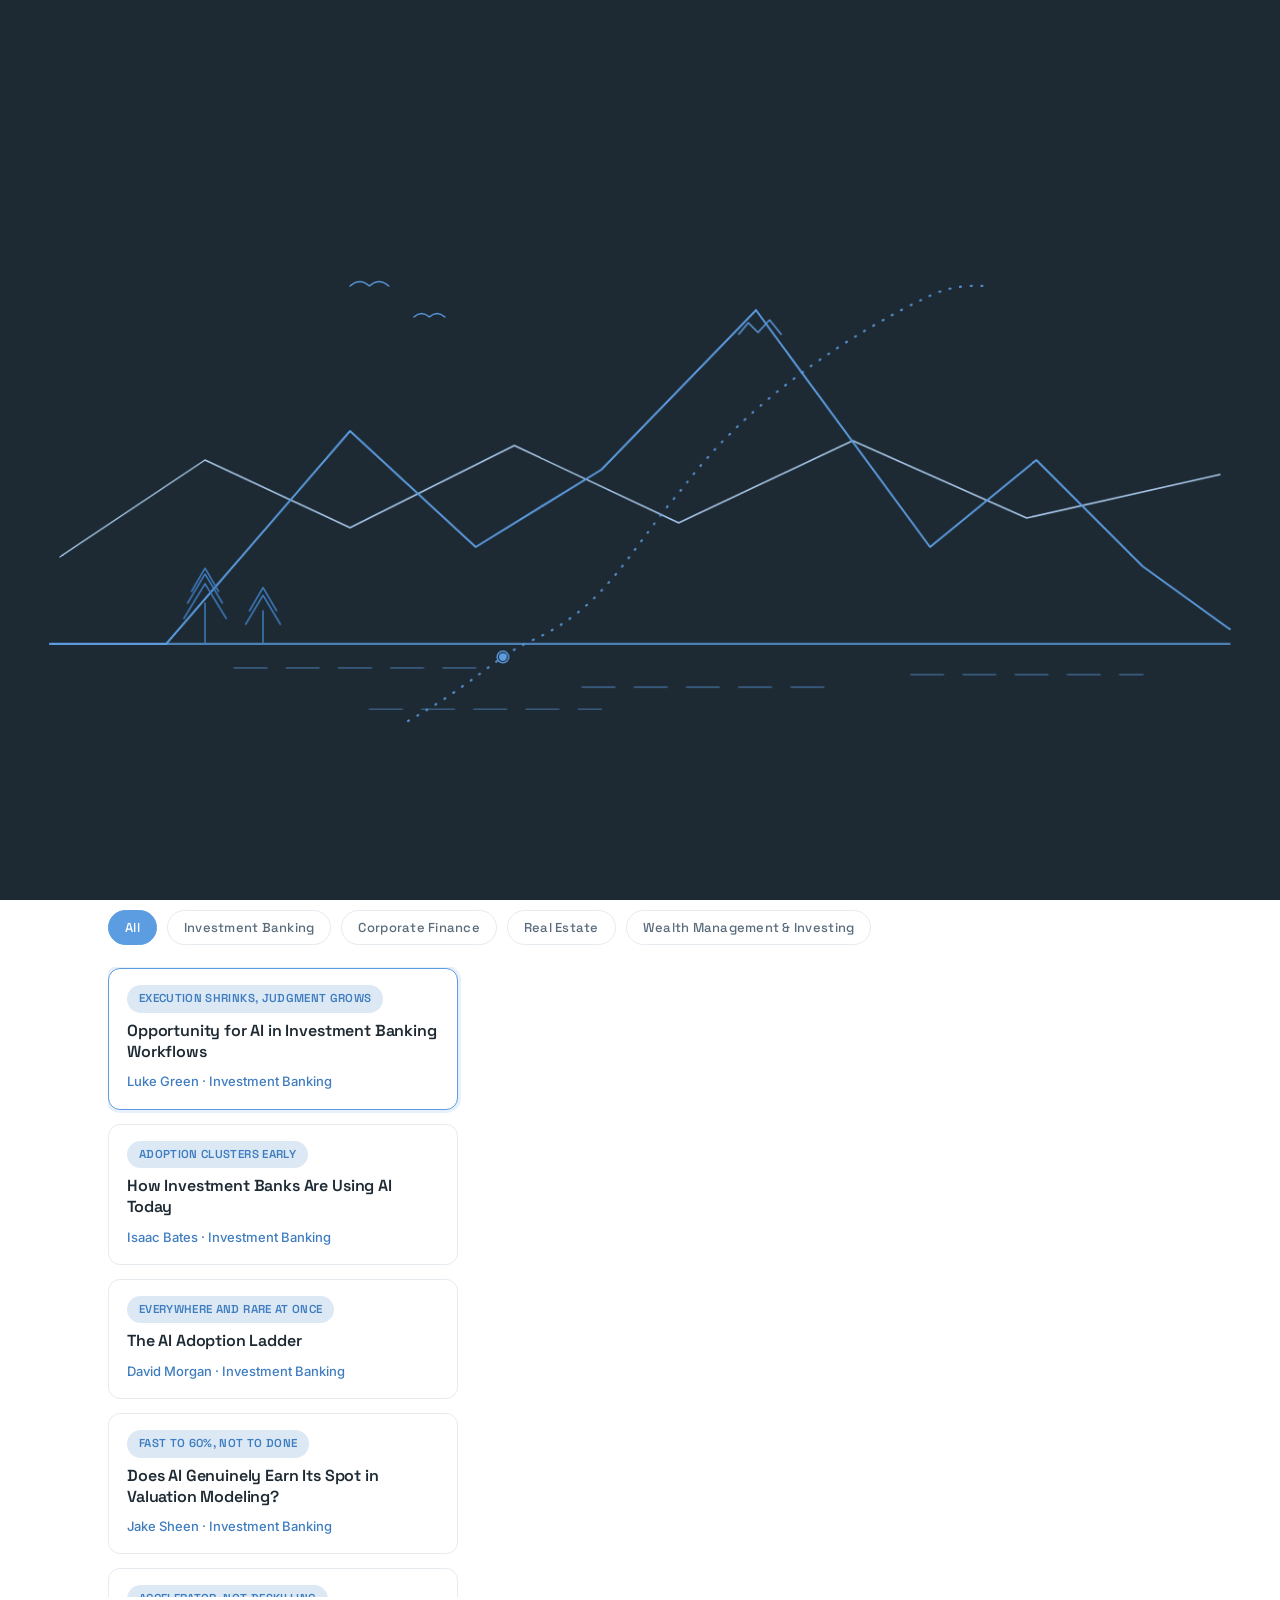
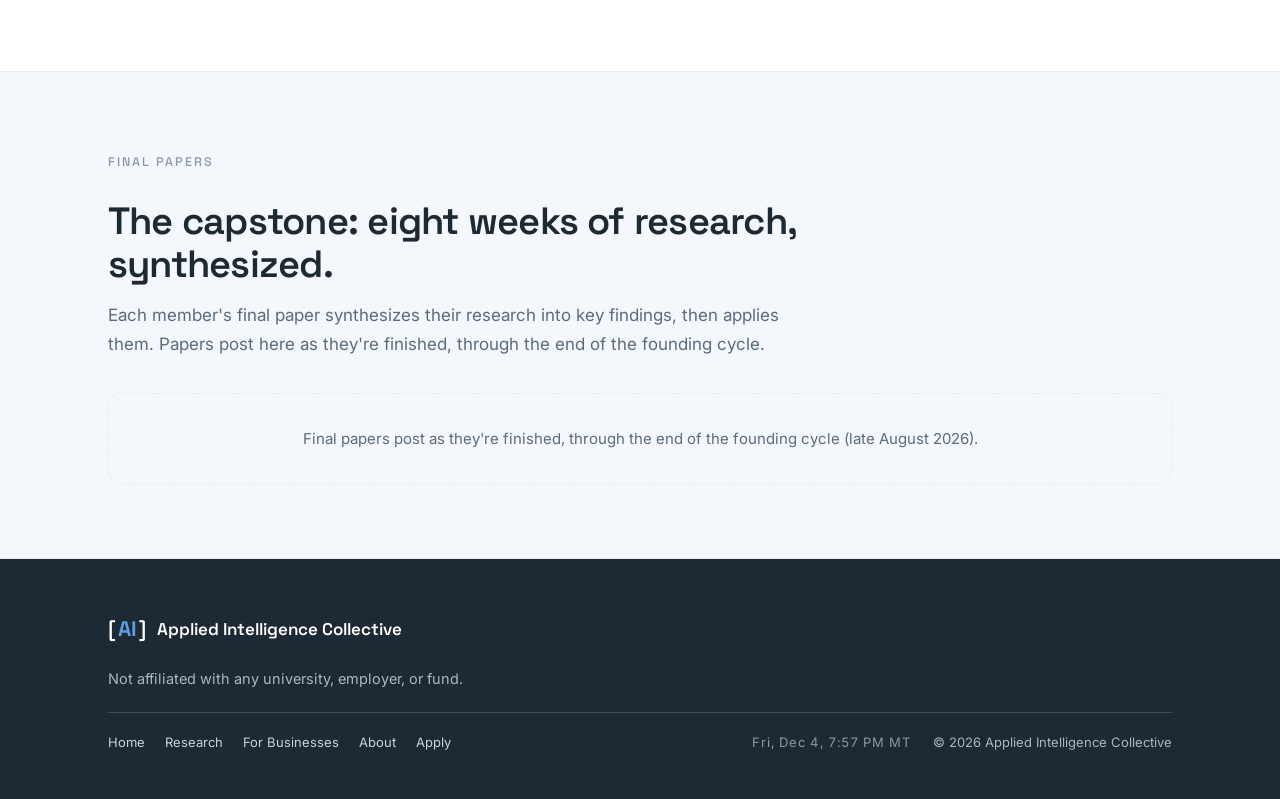
<file: research.html>
<!DOCTYPE html>
<html lang="en">
<head>
<meta charset="UTF-8" />
<meta name="viewport" content="width=device-width, initial-scale=1.0" />
<title>Research · Applied Intelligence Collective</title>
<meta name="description" content="The published work behind Applied Intelligence Collective's engagements. First-hand, sourced findings on how AI is really put to work across business and finance." />
<link rel="preconnect" href="https://fonts.googleapis.com" />
<link rel="preconnect" href="https://fonts.gstatic.com" crossorigin />
<link href="https://fonts.googleapis.com/css2?family=Inter:wght@400;500;600&family=Space+Grotesk:wght@500;600;700&display=swap" rel="stylesheet" />
<link rel="icon" type="image/svg+xml" href="favicon.svg" />
<script>try{if(!matchMedia('(prefers-reduced-motion: reduce)').matches)document.documentElement.classList.add('anim')}catch(e){}</script>
<link rel="stylesheet" href="styles.css" />
<script src="intro.js"></script>
<script defer src="reveal.js"></script>
</head>
<body>

<header class="site-header">
  <div class="wrap header-inner">
    <a class="brand" href="index.html" aria-label="Applied Intelligence Collective home">
      <span class="mark" aria-hidden="true">[<span>AI</span>]</span>
      <span class="brand-name">Applied Intelligence Collective</span>
    </a>
    <nav class="nav">
      <a href="index.html">Home</a>
      <a href="research.html" aria-current="page">Research</a>
      <a href="businesses.html">For Businesses</a>
      <a href="about.html">About</a>
      <a class="nav-apply" href="apply.html">Apply</a>
    </nav>
  </div>
</header>

<main>
  <!-- HERO -->
  <section class="hero">
    <div class="wrap hero-grid">
      <div class="hero-lead-col">
        <p class="eyebrow"><span class="dot"></span> Founding cycle · First briefs live</p>
        <h1 class="hero-title">Research</h1>
        <p class="hero-lead">This is the work our client engagements are built on, published in the open. First-hand, sourced findings on how AI is genuinely put to work across business and finance, and how we stay current on it.</p>
      </div>
      <aside class="hero-panel" aria-label="The founding cycle at a glance">
        <p class="panel-kicker">At a glance</p>
        <dl class="panel-facts">
          <div><dt>Focus</dt><dd>How AI is really used at work</dd></div>
          <div><dt>Coverage</dt><dd>Across business and finance</dd></div>
          <div><dt>Lenses</dt><dd>Efficient uses · ROI gap · Real workflows</dd></div>
          <div><dt>First briefs</dt><dd>Live now</dd></div>
        </dl>
        <div class="panel-meta">
          <span>Published as we go</span>
          <span class="clock" data-clock>·</span>
        </div>
      </aside>
    </div>
  </section>

  <!-- WEEKLY BRIEFS -->
  <section class="section">
    <div class="wrap">
      <p class="section-kicker">Weekly research briefs</p>
      <h2 class="tracks-head">The cohort's briefs, posted here each week.</h2>
      <p class="tracks-lead muted">Every member writes a ~300-word brief weekly, each leading with the honest takeaway. Filter by track on the left, and read any brief in full on the right.</p>
      <div class="brief-filters" id="brief-filters" aria-label="Filter briefs by track"></div>
      <div class="reader" id="brief-reader">
        <div class="reader-list" id="brief-list"></div>
        <div class="reader-detail" id="brief-detail" aria-live="polite"></div>
      </div>
    </div>
  </section>

  <!-- FINAL PAPERS -->
  <section class="section tint">
    <div class="wrap">
      <p class="section-kicker">Final papers</p>
      <h2 class="tracks-head">The capstone: eight weeks of research, synthesized.</h2>
      <p class="tracks-lead muted">Each member's final paper synthesizes their research into key findings, then applies them. Papers post here as they're finished, through the end of the founding cycle.</p>
      <div id="papers-grid" class="card-grid" aria-live="polite"></div>
    </div>
  </section>

</main>

<footer class="site-footer">
  <div class="wrap footer-inner">
    <div class="footer-brand">
      <span class="mark" aria-hidden="true">[<span>AI</span>]</span>
      Applied Intelligence Collective
    </div>
    <p class="footer-note">Not affiliated with any university, employer, or fund.</p>
    <div class="footer-meta">
      <nav class="footer-nav">
        <a href="index.html">Home</a>
        <a href="research.html">Research</a>
        <a href="businesses.html">For Businesses</a>
        <a href="about.html">About</a>
        <a href="apply.html">Apply</a>
      </nav>
      <span class="clock" data-clock>·</span>
      <span>© 2026 Applied Intelligence Collective</span>
    </div>
  </div>
</footer>

<script src="research-data.js"></script>
<script>
  (function () {
    function esc(s) {
      return String(s || "").replace(/[&<>"']/g, function (c) {
        return { "&": "&amp;", "<": "&lt;", ">": "&gt;", '"': "&quot;", "'": "&#39;" }[c];
      });
    }
    function fmtDate(d) {
      if (!d) return "";
      var dt = new Date(d + "T00:00:00");
      if (isNaN(dt)) return esc(d);
      return dt.toLocaleDateString("en-US", { month: "short", day: "numeric", year: "numeric" });
    }

    /* ---------- weekly briefs: filter + list + reading pane ---------- */
    var briefs = (window.AIC_BRIEFS || []).slice();
    var listEl = document.getElementById("brief-list");
    var detailEl = document.getElementById("brief-detail");
    var filtersEl = document.getElementById("brief-filters");
    var activeFilter = "All";

    function detailHTML(b) {
      return '<div class="card-top"><span class="takeaway-tag">' + esc(b.takeaway || "") + '</span>' +
        '<span class="card-date">' + fmtDate(b.date) + '</span></div>' +
        '<h3>' + esc(b.title) + '</h3>' +
        '<p class="card-meta">' + esc(b.author) + (b.group ? " · " + esc(b.group) : "") + '</p>' +
        '<p class="card-body">' + esc(b.summary) + '</p>' +
        (b.sourcesNote ? '<p class="card-sources">' + esc(b.sourcesNote) + '</p>' : '');
    }

    /* Two shapes for the same data. DESKTOP is a reading room: a scrolling list beside a
       pinned detail pane. MOBILE is an accordion: the detail pane is hidden and each brief
       expands inline under its own title, collapsed by default. Stacking the full list AND a
       full expanded brief (what this used to do) made the phone page endless to scroll. */
    var mq = window.matchMedia("(max-width:760px)");
    function isMobile() { return mq.matches; }

    /* --- desktop: swap the pinned pane --- */
    function selectIndex(i) {
      Array.prototype.forEach.call(listEl.querySelectorAll(".reader-item"), function (el) {
        el.classList.toggle("active", +el.dataset.index === i);
      });
      detailEl.style.opacity = "0";
      setTimeout(function () {
        detailEl.innerHTML = detailHTML(briefs[i]);
        detailEl.scrollTop = 0;               // start each brief at the top of the pane
        detailEl.style.opacity = "1";
      }, 120);
    }

    /* --- mobile: expand one brief inline, collapse the rest --- */
    function toggleAccordion(btn) {
      var panel = document.getElementById(btn.getAttribute("aria-controls"));
      var open = btn.getAttribute("aria-expanded") === "true";
      Array.prototype.forEach.call(listEl.querySelectorAll(".reader-item"), function (el) {
        if (el === btn) return;
        el.setAttribute("aria-expanded", "false");
        el.classList.remove("active");
        var p = document.getElementById(el.getAttribute("aria-controls"));
        if (p) p.hidden = true;
      });
      btn.setAttribute("aria-expanded", open ? "false" : "true");
      btn.classList.toggle("active", !open);
      if (panel) {
        if (open) { panel.hidden = true; }
        else {
          if (!panel.innerHTML) panel.innerHTML = detailHTML(briefs[+btn.dataset.index]);
          panel.hidden = false;
        }
      }
    }

    function renderList() {
      var mobile = isMobile();
      var html = "";
      briefs.forEach(function (b, i) {
        if (activeFilter !== "All" && b.group !== activeFilter) return;
        html += '<button type="button" class="reader-item" data-index="' + i + '"' +
          (mobile ? ' aria-expanded="false" aria-controls="brief-panel-' + i + '"' : '') + '>' +
          '<span class="takeaway-tag ri-tag">' + esc(b.takeaway || "") + '</span>' +
          '<span class="ri-title">' + esc(b.title) + '</span>' +
          '<span class="ri-meta">' + esc(b.author) + (b.group ? " · " + esc(b.group) : "") + '</span>' +
          '</button>';
        if (mobile) {
          html += '<div class="reader-panel" id="brief-panel-' + i + '" hidden></div>';
        }
      });
      listEl.innerHTML = html;
      listEl.scrollTop = 0;                    // back to the top when the track changes
      detailEl.hidden = mobile;                // no pinned pane on a phone

      Array.prototype.forEach.call(listEl.querySelectorAll(".reader-item"), function (el) {
        el.addEventListener("click", function () {
          if (isMobile()) toggleAccordion(el);
          else selectIndex(+el.dataset.index);
        });
      });

      var first = listEl.querySelector(".reader-item");
      if (!first) {
        detailEl.hidden = false;
        detailEl.innerHTML = '<p class="card-body">No briefs in this track yet.</p>';
      } else if (!mobile) {
        selectIndex(+first.dataset.index);     // desktop opens on the newest brief
      }
      /* On mobile nothing is expanded on load, which is the whole point: the visitor sees a
         scannable list of titles instead of a list plus a full article. */
    }

    function renderFilters() {
      var groups = [];
      briefs.forEach(function (b) { if (b.group && groups.indexOf(b.group) === -1) groups.push(b.group); });
      var filters = ["All"].concat(groups);
      filtersEl.innerHTML = filters.map(function (f) {
        return '<button type="button" class="filter-btn' + (f === activeFilter ? " active" : "") +
          '" data-filter="' + esc(f) + '">' + esc(f) + '</button>';
      }).join("");
      Array.prototype.forEach.call(filtersEl.querySelectorAll(".filter-btn"), function (el) {
        el.addEventListener("click", function () {
          activeFilter = el.dataset.filter;
          Array.prototype.forEach.call(filtersEl.querySelectorAll(".filter-btn"), function (b) {
            b.classList.toggle("active", b === el);
          });
          renderList();
        });
      });
    }

    if (listEl && detailEl && filtersEl) {
      if (briefs.length) {
        renderFilters();
        renderList();
        /* Rebuild when the viewport crosses the breakpoint (rotation, or a resized desktop
           window), so the markup always matches the mode it is being styled for. */
        var onModeChange = function () { renderList(); };
        if (mq.addEventListener) mq.addEventListener("change", onModeChange);
        else if (mq.addListener) mq.addListener(onModeChange);   // older Safari
      } else {
        filtersEl.style.display = "none";
        detailEl.style.display = "none";
        listEl.innerHTML = '<div class="empty-card">The first briefs land next week. Check back soon.</div>';
      }
    }

    /* ---------- final papers (unchanged card grid) ---------- */
    function renderPaper(p) {
      return '<article class="paper-card">' +
        '<div class="card-top"><span class="card-date">' + fmtDate(p.date) + '</span></div>' +
        '<h3>' + esc(p.title) + '</h3>' +
        '<p class="card-meta">' + esc(p.author) + (p.group ? " · " + esc(p.group) : "") + '</p>' +
        '<p class="card-body">' + esc(p.abstract) + '</p>' +
        (p.link ? '<a class="link-arrow subtle" href="' + esc(p.link) + '">Read the paper <span>&rarr;</span></a>' : '') +
        '</article>';
    }
    var papersEl = document.getElementById("papers-grid");
    if (papersEl) {
      var papers = window.AIC_PAPERS || [];
      papersEl.innerHTML = papers.length
        ? papers.map(renderPaper).join("")
        : '<div class="empty-card">Final papers post as they\'re finished, through the end of the founding cycle (late August 2026).</div>';
    }
  })();
</script>
<script>
  (function () {
    function tick() {
      try {
        var fmt = new Intl.DateTimeFormat('en-US', {
          timeZone: 'America/Denver', weekday: 'short', month: 'short',
          day: 'numeric', hour: 'numeric', minute: '2-digit'
        });
        var s = fmt.format(new Date()) + ' MT';
        document.querySelectorAll('[data-clock]').forEach(function (el) { el.textContent = s; });
      } catch (e) {}
    }
    tick();
    setInterval(tick, 30000);
  })();
</script>
</body>
</html>
</file>
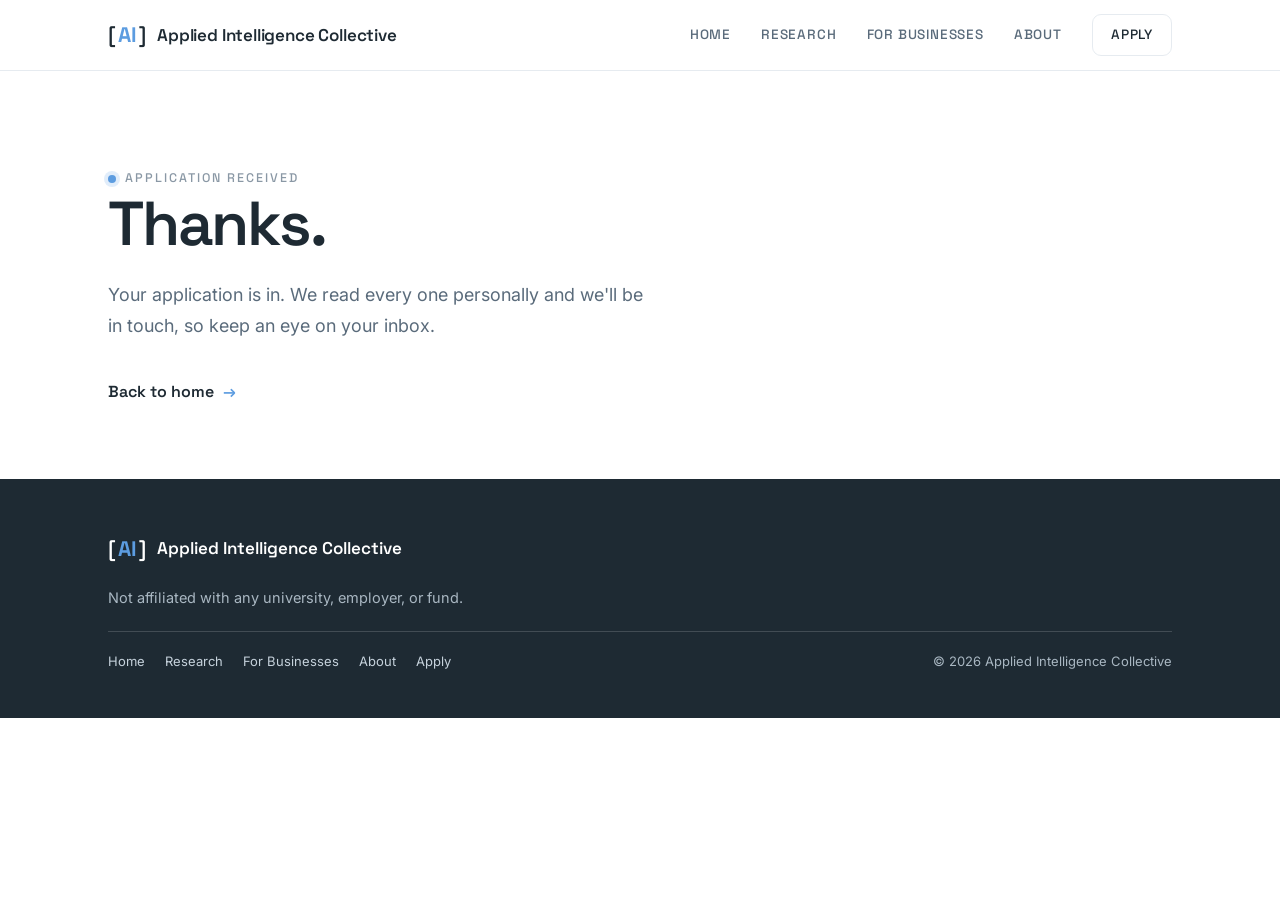
<file: thanks.html>
<!DOCTYPE html>
<html lang="en">
<head>
<meta charset="UTF-8" />
<meta name="viewport" content="width=device-width, initial-scale=1.0" />
<title>Application received · Applied Intelligence Collective</title>
<meta name="robots" content="noindex" />
<link rel="preconnect" href="https://fonts.googleapis.com" />
<link rel="preconnect" href="https://fonts.gstatic.com" crossorigin />
<link href="https://fonts.googleapis.com/css2?family=Inter:wght@400;500;600&family=Space+Grotesk:wght@500;600;700&display=swap" rel="stylesheet" />
<link rel="icon" type="image/svg+xml" href="favicon.svg" />
<link rel="stylesheet" href="styles.css" />
</head>
<body>

<header class="site-header">
  <div class="wrap header-inner">
    <a class="brand" href="index.html" aria-label="Applied Intelligence Collective home">
      <span class="mark" aria-hidden="true">[<span>AI</span>]</span>
      <span class="brand-name">Applied Intelligence Collective</span>
    </a>
    <nav class="nav">
      <a href="index.html">Home</a>
      <a href="research.html">Research</a>
      <a href="businesses.html">For Businesses</a>
      <a href="about.html">About</a>
      <a class="nav-apply" href="apply.html">Apply</a>
    </nav>
  </div>
</header>

<main>
  <section class="hero">
    <div class="wrap">
      <p class="eyebrow"><span class="dot"></span> Application received</p>
      <h1 class="hero-title">Thanks.</h1>
      <p class="hero-lead">Your application is in. We read every one personally and we'll be in touch, so keep an eye on your inbox.</p>
      <div class="hero-actions">
        <a class="link-arrow" href="index.html">Back to home <span>→</span></a>
      </div>
    </div>
  </section>
</main>

<footer class="site-footer">
  <div class="wrap footer-inner">
    <div class="footer-brand">
      <span class="mark" aria-hidden="true">[<span>AI</span>]</span>
      Applied Intelligence Collective
    </div>
    <p class="footer-note">Not affiliated with any university, employer, or fund.</p>
    <div class="footer-meta">
      <nav class="footer-nav">
        <a href="index.html">Home</a>
        <a href="research.html">Research</a>
        <a href="businesses.html">For Businesses</a>
        <a href="about.html">About</a>
        <a href="apply.html">Apply</a>
      </nav>
      <span>© 2026 Applied Intelligence Collective</span>
    </div>
  </div>
</footer>
</body>
</html>
</file>
<file: styles.css>
/* =========================================================
   Applied Intelligence Collective — site styles
   Palette B (Sky & Graphite), institutional / minimal.
   Graphite + white dominant; Sky a quiet accent; Sand minimal.
   ========================================================= */

:root{
  --paper:#FFFFFF;
  --mist:#DCE9F5;
  --mist-2:#F4F8FC;
  --sky:#5C9CE0;
  --sky-dark:#3F7DC0;
  --graphite:#1E2A33;
  --sand:#E8B04B;
  --muted:#5A6B7B;
  --faint:#8A98A5;
  --line:#E6EBF0;
  --maxw:1120px;
}

*{box-sizing:border-box;margin:0;padding:0}
html{-webkit-text-size-adjust:100%;scroll-behavior:smooth}
body{
  font-family:"Inter",system-ui,-apple-system,Segoe UI,Roboto,sans-serif;
  color:var(--graphite);
  background:var(--paper);
  line-height:1.7;
  font-size:17px;
  -webkit-font-smoothing:antialiased;
  text-rendering:optimizeLegibility;
}
::selection{background:var(--sky);color:#fff}
a{color:inherit;text-decoration:none}
/* owen@appliedintelligencecollective.com is a 38-character unbreakable token, so it blows out
   any container narrower than about 340px. Since the forms were parked these addresses are the
   primary call to action, so let them break rather than overflow the page. */
a[href^="mailto:"]{overflow-wrap:anywhere}
img{max-width:100%;display:block}

h1,h2,h3,.brand,.brand-name,.eyebrow,.section-kicker,.nav a,.link-arrow,.btn{
  font-family:"Space Grotesk","Inter",sans-serif;
}

.wrap{max-width:var(--maxw);margin:0 auto;padding:0 28px;width:100%}

/* ---------- header ---------- */
.site-header{
  position:sticky;top:0;z-index:50;
  background:rgba(255,255,255,.82);
  backdrop-filter:saturate(180%) blur(12px);
  border-bottom:1px solid var(--line);
}
.header-inner{display:flex;align-items:center;justify-content:space-between;height:70px}
.brand{display:flex;align-items:center;gap:11px;font-weight:600;letter-spacing:-.01em}
.mark{font-family:"Space Grotesk",sans-serif;font-weight:600;color:var(--graphite);letter-spacing:0;font-size:21px}
.mark span{color:var(--sky);margin:0 .12em;font-weight:700}
.brand-name{font-size:17px;color:var(--graphite)}
.nav{display:flex;align-items:center;gap:30px}
.nav a{font-size:13.5px;letter-spacing:.06em;text-transform:uppercase;color:var(--muted);font-weight:500;transition:color .15s}
.nav a:hover{color:var(--graphite)}
.nav a[aria-current="page"]{color:var(--graphite)}
.nav .nav-apply{
  color:var(--graphite);border:1px solid var(--line);
  padding:9px 18px;border-radius:9px;transition:.15s;
}
.nav .nav-apply:hover{border-color:var(--sky);color:var(--sky-dark)}

/* ---------- generic ---------- */
.eyebrow,.section-kicker{
  display:inline-flex;align-items:center;gap:9px;
  font-size:12.5px;letter-spacing:.16em;text-transform:uppercase;
  color:var(--faint);font-weight:500;
}
.dot{width:8px;height:8px;border-radius:50%;background:var(--sky);
  box-shadow:0 0 0 4px rgba(92,156,224,.18)}
.muted{color:var(--muted)}
.divider{border:0;border-top:1px solid var(--line)}

.link-arrow{
  display:inline-flex;align-items:center;gap:9px;
  font-weight:600;font-size:16px;color:var(--graphite);
  transition:gap .15s,color .15s;
}
.link-arrow span{color:var(--sky);transition:transform .15s}
.link-arrow:hover{color:var(--sky-dark)}
.link-arrow:hover span{transform:translateX(4px)}
.link-arrow.subtle{color:var(--muted);font-weight:500}
.link-arrow.subtle:hover{color:var(--graphite)}

.btn{
  display:inline-flex;align-items:center;gap:9px;
  font-weight:600;font-size:15.5px;
  padding:14px 26px;border-radius:11px;cursor:pointer;
  border:1px solid transparent;transition:.15s;
}
.btn-primary{background:var(--sky);color:#fff}
.btn-primary:hover{background:var(--sky-dark)}
.btn-light{background:#fff;color:var(--graphite)}
.btn-light:hover{background:var(--mist)}

/* ---------- hero (editorial split) ---------- */
.hero{padding:92px 0 74px}
.hero-grid{display:grid;grid-template-columns:1.12fr .88fr;gap:60px;align-items:center}
.hero-lead-col .eyebrow{margin-bottom:24px}
.hero-lead em{color:var(--sky-dark);font-style:normal;font-weight:500}

/* right-side "what we study" panel */
.hero-panel{
  background:var(--mist-2);border:1px solid var(--line);border-radius:16px;
  padding:28px 30px 20px;box-shadow:0 1px 2px rgba(30,42,51,.03);
}
.panel-kicker{
  font-family:"Space Grotesk",sans-serif;font-size:12px;letter-spacing:.16em;
  text-transform:uppercase;color:var(--faint);font-weight:500;margin-bottom:4px;
}
.panel-list{list-style:none}
.panel-list li{
  display:grid;grid-template-columns:34px 1fr;align-items:baseline;
  padding:17px 0;border-top:1px solid var(--line);
}
.panel-list li:first-of-type{border-top:0}
.panel-list .pn{font-family:"Space Grotesk",sans-serif;font-weight:600;color:var(--sky);
  font-size:13.5px;font-variant-numeric:tabular-nums}
.panel-list .pl{grid-column:2;font-family:"Space Grotesk",sans-serif;font-weight:600;
  font-size:18px;letter-spacing:-.01em;color:var(--graphite)}
.panel-list .pd{grid-column:2;color:var(--muted);font-size:14px;margin-top:3px}
/* hero panel — label/value facts variant (Research page) */
.panel-facts{list-style:none}
.panel-facts > div{
  display:grid;grid-template-columns:88px 1fr;align-items:baseline;
  padding:15px 0;border-top:1px solid var(--line);
}
.panel-facts > div:first-of-type{border-top:0}
.panel-facts dt{
  font-family:"Space Grotesk",sans-serif;font-size:11.5px;letter-spacing:.06em;
  text-transform:uppercase;color:var(--faint);font-weight:500;
}
.panel-facts dd{
  font-family:"Space Grotesk",sans-serif;font-weight:600;font-size:15.5px;
  letter-spacing:-.01em;color:var(--graphite);
}
.panel-meta{
  display:flex;justify-content:space-between;align-items:center;gap:14px;
  margin-top:12px;padding-top:15px;border-top:1px solid var(--line);
  font-family:"Space Grotesk",sans-serif;font-size:11.5px;letter-spacing:.05em;
  color:var(--faint);font-variant-numeric:tabular-nums;
}

/* opening animation — staged fade-up reveal of the hero */
@keyframes pcRise{
  from{opacity:0;transform:translateY(18px)}
  to{opacity:1;transform:none}
}
.hero .wrap > *{opacity:0;animation:pcRise .7s cubic-bezier(.2,.7,.2,1) forwards}
.hero .wrap > *:nth-child(1){animation-delay:.05s}
.hero .wrap > *:nth-child(2){animation-delay:.12s}
.hero .wrap > *:nth-child(3){animation-delay:.19s}
.hero .wrap > *:nth-child(4){animation-delay:.26s}
.hero .wrap > *:nth-child(5){animation-delay:.33s}
.hero .wrap > *:nth-child(6){animation-delay:.40s}
.hero .wrap > *:nth-child(7){animation-delay:.47s}
.hero .wrap > *:nth-child(8){animation-delay:.54s}
@media (prefers-reduced-motion:reduce){
  .hero .wrap > *{opacity:1;animation:none}
}

/* full-screen opening intro — plays on open / refresh only (gated in intro.js) */
.pc-intro{
  position:fixed;inset:0;z-index:1000;background:var(--graphite);
  display:flex;align-items:center;justify-content:center;text-align:center;
  will-change:transform;
}
/* the intro is the brand's mountain outline sketching itself in on graphite —
   the drawing is the whole moment, matching the home hero it dissolves into. */
.pc-intro-inner{
  position:relative;display:flex;align-items:center;justify-content:center;
  width:min(1160px,94vw);
}
.pc-intro-scene{width:100%;height:auto;overflow:visible}
/* ridgelines / pines / lake draw themselves on (dash-offset sweep) */
.pc-intro-scene .pdraw{
  stroke-dasharray:1;stroke-dashoffset:1;
  animation:pcDraw 1.15s cubic-bezier(.4,0,.2,1) forwards;
}
@keyframes pcDraw{to{stroke-dashoffset:0}}
/* sun, snow, birds, reflections fade in together after the ridges land */
.pc-intro-scene .pfade{opacity:0;animation:pcFadeIn 1s ease .95s forwards}
@keyframes pcFadeIn{to{opacity:1}}
/* the journey trail: dots fade in, then keep marching up toward the peak */
.pc-intro-scene .ptrail{
  opacity:0;
  animation:pcTrailIn 1s ease .9s forwards, hsTrailFlow 7s linear .9s infinite;
}
@keyframes pcTrailIn{to{opacity:.9}}
/* exit: a smooth zoom-through dissolve — the mark scales up + soft-blurs while the whole
   panel fades, as if the camera pushes through it to reveal the site (no hard slide). */
.pc-intro.pc-leaving .pc-intro-inner{animation:pcInnerThrough .78s cubic-bezier(.4,0,.2,1) forwards}
.pc-intro.pc-leaving{animation:pcDissolve .78s cubic-bezier(.4,0,.2,1) forwards}
@keyframes pcInnerThrough{40%{opacity:1}to{opacity:0;transform:scale(1.14);filter:blur(7px)}}
@keyframes pcDissolve{from{opacity:1;transform:scale(1)}to{opacity:0;transform:scale(1.025)}}
@media (prefers-reduced-motion:reduce){.pc-intro{display:none}}
.hero-title{
  font-weight:600;letter-spacing:-.035em;line-height:1.04;
  font-size:clamp(38px,5vw,62px);color:var(--graphite);
}
.hero-lead{max-width:540px;margin-top:24px;color:var(--muted);font-size:18px}
.hero-actions{display:flex;flex-wrap:wrap;align-items:center;gap:28px;margin-top:36px}
.clock{font-size:13px;letter-spacing:.08em;color:var(--faint);
  font-variant-numeric:tabular-nums}

/* ---------- sections ---------- */
.section{padding:74px 0}
.section.tint{background:var(--mist-2);border-block:1px solid var(--line)}
.section-kicker{margin-bottom:26px}

.statement{
  font-family:"Space Grotesk",sans-serif;font-weight:500;
  font-size:clamp(24px,3.4vw,38px);line-height:1.32;letter-spacing:-.02em;
  max-width:920px;color:var(--graphite);
}
.statement em{color:var(--sky-dark);font-style:normal}
/* centered statement band (about: "why we started") */
.statement-band .statement{margin-inline:auto}
.statement-band .statement-follow{max-width:680px;margin:22px auto 0}

/* flip cards (about: what we believe / where we are now).
   HEIGHT: both faces sit in the SAME grid cell, so a card is as tall as its
   taller face and the back paragraph can never clip at any width. min-height
   is only a floor so a short front doesn't look cramped.
   Without JS the grid never gets .flip-ready and the faces render stacked as
   one static card, so the copy is always readable. */
.flip-grid{list-style:none;display:grid;grid-template-columns:repeat(3,1fr);gap:18px;margin-top:34px}

/* status board — about.html "Where we are now".
   Deliberately NOT flip cards. That section is a status report, so the substance
   should be readable at a glance rather than hidden behind an interaction, and
   the page already spends its one flip on "What we believe". Reusing the flip
   there made the two sections read as the same section twice. */
.status-grid{list-style:none;display:grid;grid-template-columns:repeat(3,1fr);
  gap:18px;margin-top:38px}
.status-card{background:var(--paper);border:1px solid var(--line);border-radius:16px;
  padding:24px 26px 28px;display:flex;flex-direction:column}
.status-rule{display:block;height:3px;border-radius:2px;background:var(--line);
  overflow:hidden;margin-bottom:22px}
.status-rule i{display:block;height:100%;border-radius:2px;
  background:linear-gradient(90deg,var(--sky),#93BFEB)}
.status-pill{align-self:flex-start;display:inline-flex;align-items:center;gap:8px;
  font-family:"Space Grotesk",sans-serif;font-size:11.5px;letter-spacing:.1em;
  text-transform:uppercase;font-weight:500;color:var(--sky-dark);
  background:rgba(92,156,224,.07);border:1px solid rgba(92,156,224,.3);
  border-radius:999px;padding:5px 13px 5px 11px}
.status-pill::before{content:"";width:7px;height:7px;border-radius:50%;
  background:var(--sky);box-shadow:0 0 0 3px rgba(92,156,224,.16);flex:none}
.status-card h3{font-family:"Space Grotesk",sans-serif;font-size:20px;font-weight:600;
  letter-spacing:-.01em;margin:16px 0 10px}
.status-card p{color:var(--muted);font-size:15px;line-height:1.6}
.flip-grid > li{display:flex}
.flip-card{
  flex:1;display:flex;perspective:1100px;min-height:230px;
  background:none;border:0;padding:0;font:inherit;color:inherit;text-align:left;
  cursor:pointer;border-radius:14px;
}
.flip-card:focus-visible{outline:3px solid rgba(92,156,224,.55);outline-offset:3px}
.flip-inner{
  flex:1;display:grid;position:relative;
  transform-style:preserve-3d;
  transition:transform .6s cubic-bezier(.2,.7,.2,1);
}
.flip-card[aria-pressed="true"] .flip-inner{transform:rotateY(180deg)}
.flip-face{
  grid-area:1 / 1;display:flex;flex-direction:column;
  backface-visibility:hidden;-webkit-backface-visibility:hidden;
  background:#fff;border:1px solid var(--line);border-radius:14px;padding:24px;
}
.flip-num{font-family:"Space Grotesk",sans-serif;font-weight:600;color:var(--sky);
  font-size:clamp(40px,4.5vw,54px);line-height:1;letter-spacing:-.02em}
.flip-title{font-family:"Space Grotesk",sans-serif;font-weight:600;font-size:20px;
  letter-spacing:-.01em;color:var(--graphite);margin-top:auto;padding-top:26px}
.flip-hint{font-family:"Space Grotesk",sans-serif;font-size:11px;letter-spacing:.12em;
  text-transform:uppercase;color:var(--faint);margin-top:8px}
.flip-back{transform:rotateY(180deg);background:var(--mist);border-color:transparent}
.flip-back-title{font-family:"Space Grotesk",sans-serif;font-weight:600;font-size:16px;
  letter-spacing:-.01em;color:var(--graphite);margin-bottom:8px}
.flip-body{color:var(--graphite);font-size:15px;line-height:1.6}
.flip-grid:not(.flip-ready) .flip-inner{display:block;transform:none}
.flip-grid:not(.flip-ready) .flip-face{backface-visibility:visible}
.flip-grid:not(.flip-ready) .flip-front{border-radius:14px 14px 0 0;border-bottom:0}
.flip-grid:not(.flip-ready) .flip-back{transform:none;border-radius:0 0 14px 14px;
  border-color:var(--line);border-top:0}
.flip-grid:not(.flip-ready) .flip-hint{display:none}
/* reduced motion: crossfade the faces instead of rotating; the flip still works */
@media (prefers-reduced-motion:reduce){
  .flip-inner{transition:none}
  .flip-card[aria-pressed="true"] .flip-inner{transform:none}
  .flip-face{backface-visibility:visible;transition:opacity .25s ease}
  .flip-back{transform:none;opacity:0}
  .flip-card[aria-pressed="true"] .flip-back{opacity:1}
  .flip-card[aria-pressed="true"] .flip-front{opacity:0}
}

/* who list */
.who{display:grid;grid-template-columns:1.1fr 1fr;gap:54px;align-items:start}
.who h2{font-size:clamp(26px,3.4vw,40px);font-weight:600;letter-spacing:-.02em;line-height:1.15}
.checks{list-style:none;display:flex;flex-direction:column;gap:16px}
.checks li{display:grid;grid-template-columns:24px 1fr;gap:12px;color:var(--graphite)}
.checks li::before{content:"→";color:var(--sky);font-weight:700}
/* Two-across variant for a longer list under a full-width heading (the businesses page's
   "In every engagement" band). Six items in one column reads as a wall; two columns fill
   the width the heading already occupies. Must stay AFTER .checks — same specificity, so
   source order is the only thing letting display:grid beat .checks' display:flex. */
.checks-2up{display:grid;grid-template-columns:1fr 1fr;gap:18px 44px;margin-top:34px}
@media (max-width:760px){.checks-2up{grid-template-columns:1fr;gap:16px;margin-top:26px}}

/* home: rigor proof cards. The check draws itself on reveal (see the .rc-tick
   rules in the reveal section). Colors are hardcoded in the SVG because
   presentation attributes cannot take var(), same as the hero scene. */
.rigor-grid{display:grid;grid-template-columns:repeat(3,1fr);gap:18px;margin-top:34px;text-align:left}
.rigor-card{background:#fff;border:1px solid var(--line);border-radius:14px;padding:24px}
.rigor-check{width:30px;height:30px;display:block}
.rigor-card h3{font-family:"Space Grotesk",sans-serif;font-size:18px;font-weight:600;
  letter-spacing:-.01em;margin:14px 0 6px}
.rigor-card p{color:var(--muted);font-size:15px;line-height:1.55}

/* centered section variant — centers kicker/head/lead (+ optional checks) */
.section.center{text-align:center}
.section.center .tracks-head,
.section.center .tracks-lead{margin-left:auto;margin-right:auto}
/* In a centered band the list follows the lead paragraph in one column, so it needs
   its own breathing room above (inside .who it is a separate grid column and must NOT
   get this, or it drops out of line with the heading). */
.section.center .checks{max-width:600px;margin:26px auto 0;text-align:left}
.section.center .hero-actions{justify-content:center}
/* the timeline's nodes and connectors are anchored to each column's left edge,
   so the step text stays left-aligned even when the band above it is centered */
.section.center .steps{text-align:left}
.section.compact{padding:46px 0}
/* A band that ends in a list already carries its own bottom rhythm (the last row's
   line-height), so a full pad under it reads as a pool of empty tint. Pair the trimmed
   foot with the list's margin-top above so the band sits balanced, not cramped. */
.section.tight-foot{padding-bottom:26px}
.pricing-note{text-align:center;color:var(--muted);font-size:15px;margin-top:26px}
.pricing-note a{color:var(--sky-dark);font-weight:500}

/* research tracks (2-col list) */
.tracks-head{font-family:"Space Grotesk","Inter",sans-serif;font-weight:600;letter-spacing:-.02em;
  font-size:clamp(26px,3.4vw,38px);line-height:1.15;max-width:760px}
.tracks-lead{max-width:680px;margin-top:14px}
.tracks{list-style:none;display:grid;grid-template-columns:1fr 1fr;gap:0 52px;margin-top:10px}
.tracks li{display:grid;grid-template-columns:38px 1fr;gap:12px;
  padding:20px 0;border-top:1px solid var(--line)}
.tracks .tnum{font-family:"Space Grotesk","Inter",sans-serif;font-weight:600;
  color:var(--sky);font-size:15px;font-variant-numeric:tabular-nums;padding-top:2px}
.tracks h3{font-size:17px;font-weight:600;letter-spacing:-.01em;margin-bottom:3px}
.tracks p{color:var(--muted);font-size:14.5px;line-height:1.5}
@media (max-width:760px){.tracks{grid-template-columns:1fr;gap:0}}

/* research: brief / paper card grids */
.card-grid{display:grid;grid-template-columns:1fr 1fr;gap:20px;margin-top:34px}
.brief-card,.paper-card{
  background:#fff;border:1px solid var(--line);border-radius:14px;
  padding:24px 26px;display:flex;flex-direction:column;gap:8px;
}
.card-top{display:flex;align-items:center;justify-content:space-between;margin-bottom:2px}
.card-date{font-family:"Space Grotesk",sans-serif;font-size:12px;letter-spacing:.05em;
  color:var(--faint);font-variant-numeric:tabular-nums}
.verdict-pill{
  display:inline-flex;align-items:center;font-family:"Space Grotesk",sans-serif;
  font-weight:600;font-size:11.5px;letter-spacing:.04em;text-transform:uppercase;
  color:var(--graphite);background:var(--mist);border-radius:999px;padding:4px 12px;
}
.takeaway-tag{
  display:inline-flex;align-items:center;font-family:"Space Grotesk",sans-serif;
  font-weight:600;font-size:11.5px;letter-spacing:.03em;text-transform:uppercase;
  color:var(--sky-dark);background:var(--mist);border-radius:999px;padding:4px 12px;
}
.brief-card h3,.paper-card h3{font-size:18.5px;font-weight:600;letter-spacing:-.01em;line-height:1.3}
.card-meta{color:var(--sky-dark);font-size:13.5px;font-weight:500}
.card-body{color:var(--muted);font-size:15px;line-height:1.6}
.card-sources{color:var(--faint);font-size:12.5px;margin-top:2px}
.paper-card .link-arrow{margin-top:6px;font-size:14.5px}
.empty-card{
  grid-column:1 / -1;border:1px dashed var(--line);border-radius:14px;
  padding:32px 26px;text-align:center;color:var(--muted);font-size:15px;background:var(--mist-2);
}
@media (max-width:760px){.card-grid{grid-template-columns:1fr}}

/* about: meet the founders (two-column) */
.founders{display:grid;grid-template-columns:.82fr 1.18fr;gap:48px;align-items:center}
.founders-figure{margin:0}
.founders-photo{
  width:100%;border-radius:16px;overflow:hidden;
  border:1px solid var(--line);background:var(--mist-2);aspect-ratio:3 / 4;
}
.founders-photo img{width:100%;height:100%;object-fit:cover;display:block}
.founders-figure figcaption{
  margin-top:14px;color:var(--muted);font-size:14.5px;
  font-family:"Space Grotesk",sans-serif;
}
.founders-intro .section-kicker{margin-bottom:14px}
.founders-intro h2{
  font-size:clamp(26px,3.4vw,38px);font-weight:600;letter-spacing:-.02em;
  line-height:1.15;margin-bottom:16px;
}
.founders-intro p{font-size:17px}
@media (max-width:760px){.founders{grid-template-columns:1fr;gap:26px}}
/* about hero: a smaller founders photo that balances the "Why we started" heading */
.hero-grid .founders-figure{max-width:300px;margin:0 auto;width:100%}
.hero-grid .founders-photo{aspect-ratio:4 / 5}
.hero-grid .founders-figure p{max-width:300px}
.hero-grid .founders-figure figcaption{font-size:12.5px;white-space:nowrap}

/* research: three-lens strip (condensed) */
.lens-strip{list-style:none;display:grid;grid-template-columns:repeat(3,1fr);gap:26px;margin-top:44px}
.lens-strip li{border-top:2px solid var(--sky);padding-top:15px}
.lens-strip .ln{font-family:"Space Grotesk",sans-serif;color:var(--sky);font-weight:600;
  font-size:13px;font-variant-numeric:tabular-nums}
.lens-strip .lt{display:block;font-family:"Space Grotesk",sans-serif;font-weight:600;
  font-size:18px;letter-spacing:-.01em;margin:5px 0 3px;color:var(--graphite)}
.lens-strip .ld{display:block;color:var(--muted);font-size:14.5px}
@media (max-width:760px){.lens-strip{grid-template-columns:1fr;gap:16px}}

/* document / deck link */
.doc-link{display:inline-flex;align-items:center;gap:10px;margin-bottom:10px;
  font-family:"Space Grotesk","Inter",sans-serif;font-weight:600;font-size:15.5px;color:var(--graphite);
  border:1px solid var(--line);border-radius:11px;padding:12px 18px;transition:.15s}
.doc-link:hover{border-color:var(--sky);color:var(--sky-dark)}
.doc-link .tag{font-size:11px;letter-spacing:.1em;text-transform:uppercase;color:var(--faint);font-weight:500}

/* ---------- form ---------- */
.form-wrap{max-width:660px}
.form-intro{color:var(--muted);margin-bottom:40px}
.field{margin-bottom:22px}
.field label{display:block;font-size:14.5px;font-weight:600;
  margin-bottom:8px;color:var(--graphite)}
.field .req{color:var(--sky)}
.field .hint{font-weight:400;color:var(--faint);font-size:13px;margin-left:6px}
.input,select,textarea{
  width:100%;font-family:"Inter",sans-serif;font-size:16px;color:var(--graphite);
  background:#fff;border:1px solid var(--line);border-radius:10px;
  padding:13px 15px;transition:border-color .15s,box-shadow .15s;
}
textarea{min-height:130px;resize:vertical;line-height:1.6}
.input:focus,select:focus,textarea:focus{
  outline:none;border-color:var(--sky);box-shadow:0 0 0 3px rgba(92,156,224,.18);
}
.input::placeholder,textarea::placeholder{color:#A9B4BF}
.form-row{display:grid;grid-template-columns:1fr 1fr;gap:18px}
input[type=file]{font-size:14px;color:var(--muted)}
.form-submit{margin-top:14px}
.form-fine{color:var(--faint);font-size:13px;margin-top:18px}
.form-fine a{color:var(--sky-dark);font-weight:500}

/* ---------- intake forms (hub-backed: inquiry + application) ----------
   --alert is a functional colour, not a brand one: validation errors need red to
   read as errors, and Sand at legible contrast reads as a warning. Everything
   else here stays on the Sky & Graphite palette. */
:root{--alert:#A63D2A;--alert-tint:rgba(166,61,42,.08)}

.form-card{
  background:#fff;border:1px solid var(--line);border-radius:16px;
  padding:34px 36px;box-shadow:0 1px 2px rgba(30,42,51,.03);
}
.form-card .field:last-of-type{margin-bottom:0}

/* honeypot: off-screen, never display:none. Bots skip hidden inputs and fill
   visible ones they find parked off-canvas. */
.hp{position:absolute;left:-9999px;top:0;width:1px;height:1px;overflow:hidden}

.field-error{color:var(--alert);font-size:13.5px;line-height:1.45;margin-top:7px}
.input[aria-invalid="true"],select[aria-invalid="true"],textarea[aria-invalid="true"]{
  border-color:var(--alert);
}
.input[aria-invalid="true"]:focus,select[aria-invalid="true"]:focus,
textarea[aria-invalid="true"]:focus{box-shadow:0 0 0 3px var(--alert-tint)}

.form-status{
  margin-top:20px;border-radius:11px;padding:14px 17px;font-size:14.5px;line-height:1.55;
  border:1px solid var(--line);background:var(--mist-2);color:var(--muted);
}
.form-status.is-error{border-color:var(--alert);background:var(--alert-tint);color:var(--alert)}
.form-status.is-error a{color:var(--alert);font-weight:600;text-decoration:underline}
.form-status.is-ok{border-color:var(--sky);background:rgba(92,156,224,.08);color:var(--sky-dark)}
.form-status-extra{margin-top:6px}

.btn[disabled]{opacity:.5;cursor:not-allowed}
.btn[disabled]:hover{background:var(--sky)}
.btn[aria-busy="true"]{cursor:progress}

/* the thank-you state that replaces the form in place */
.form-thanks{
  background:var(--mist-2);border:1px solid var(--sky);border-radius:16px;
  padding:34px 36px;
}
.form-thanks:focus{outline:none;box-shadow:0 0 0 3px rgba(92,156,224,.22)}
/* on a tinted section the panel would blend into the background, so flip it white */
.section.tint .form-thanks{background:#fff}
.form-thanks h3{
  font-family:"Space Grotesk","Inter",sans-serif;font-weight:600;letter-spacing:-.01em;
  font-size:23px;margin-bottom:10px;
}
.form-thanks p{color:var(--muted);font-size:15.5px}
.form-thanks p+p{margin-top:10px}

.form-noscript{
  border:1px solid var(--sand);background:rgba(232,176,75,.12);color:#7A5310;
  border-radius:11px;padding:14px 17px;font-size:14.5px;line-height:1.55;margin-bottom:26px;
}
.form-noscript a{color:#7A5310;font-weight:600;text-decoration:underline}

/* "start with this package" link on a pricing card */
.price-pick{
  display:inline-flex;align-items:center;gap:7px;margin-top:14px;
  font-family:"Space Grotesk","Inter",sans-serif;font-weight:600;font-size:14px;
  color:var(--sky-dark);transition:gap .15s;
}
.price-pick span{transition:transform .15s}
.price-pick:hover span{transform:translateX(3px)}

@media (max-width:760px){
  .form-card,.form-thanks{padding:26px 22px}
}

/* ---------- footer ---------- */
/* Graphite block at the very bottom of every page, Owen's call 2026-08-01. The
   sky-blue version before it was rejected, and the mountain ridge before that.
   Note this is dark ONLY at the very bottom: the mid-page dark .cta-band
   sections were removed the same day and are not coming back (see PAGES in
   CLAUDE.md). Don't read this footer as licence to reintroduce those.
   White on #1E2A33 is 14.7:1, so unlike the sky version this ground takes light
   text comfortably; the muted tones below still clear AA. */
.site-footer{background:var(--graphite);color:#fff;padding:52px 0 46px;margin-top:0}
.footer-inner{display:flex;flex-direction:column;gap:20px}
.footer-brand{display:flex;align-items:center;gap:11px;font-family:"Space Grotesk",sans-serif;
  font-weight:600;color:#fff}
.site-footer .mark{color:#fff}
.site-footer .mark span{color:var(--sky)}
.footer-note{color:#A9B7C2;font-size:14.5px;max-width:560px}
.footer-meta{display:flex;flex-wrap:wrap;align-items:center;gap:22px;
  padding-top:18px;border-top:1px solid rgba(255,255,255,.16);
  color:#A9B7C2;font-size:13px}
/* wrap: five links plus 20px gaps overflow a 320px viewport otherwise */
.footer-nav{display:flex;flex-wrap:wrap;gap:12px 20px;margin-right:auto}
.footer-nav a{color:#C6D2DC;transition:color .15s}
.footer-nav a:hover{color:#fff}

/* ---------- pivot components (businesses + cohort #2) ---------- */

/* hero fact chips */
.chip-row{display:flex;flex-wrap:wrap;gap:10px;margin-top:26px}
.chip{
  display:inline-flex;align-items:center;font-family:"Space Grotesk",sans-serif;
  font-size:13px;font-weight:500;color:var(--sky-dark);border:1px solid var(--sky);
  border-radius:999px;padding:6px 15px;background:rgba(92,156,224,.06);
}

/* inline "to be confirmed" marker — mirrors the decks' [EDIT — …] tags */
.placeholder{
  display:inline-flex;align-items:center;font-family:"Space Grotesk",sans-serif;
  font-size:11px;font-weight:600;letter-spacing:.07em;text-transform:uppercase;
  color:#9A6A16;border:1px solid var(--sand);border-radius:6px;padding:2px 9px;
  background:rgba(232,176,75,.12);vertical-align:middle;
}
h1 .placeholder,h2 .placeholder,h3 .placeholder{margin-left:12px}
/* Runs as prose, not flex. As a flex container every inline <em>/<a> became a flex item with
   an 8px gap, which broke word spacing mid-sentence once these notes grew past a few words. */
.source-note{color:var(--faint);font-size:12.5px;line-height:1.55;margin-top:16px;max-width:860px}
.source-note em{font-style:italic}
.source-note a{color:var(--muted);text-decoration:underline;text-decoration-color:var(--line-strong,#CFDBE6);
  text-underline-offset:2px}
.source-note a:hover{color:var(--sky-dark)}

/* numbered feature cards (2-up / 3-up) */
.feature-grid{display:grid;gap:18px;margin-top:38px}
.feature-grid.cols-2{grid-template-columns:repeat(2,1fr)}
.feature-grid.cols-3{grid-template-columns:repeat(3,1fr)}
.feature-card{
  background:#fff;border:1px solid var(--line);border-radius:14px;
  padding:24px 24px 26px;position:relative;
}
.feature-card::before{
  content:"";position:absolute;top:0;left:24px;width:34px;height:3px;
  border-radius:0 0 3px 3px;background:var(--sky);
}
.fc-num{
  display:inline-flex;align-items:center;justify-content:center;width:30px;height:30px;
  border-radius:8px;background:var(--sky);color:#fff;font-family:"Space Grotesk",sans-serif;
  font-weight:600;font-size:14px;margin-bottom:14px;
}
.feature-card h3{font-family:"Space Grotesk",sans-serif;font-size:19px;font-weight:600;
  letter-spacing:-.01em;margin-bottom:6px;line-height:1.25}
.feature-card p{color:var(--muted);font-size:15px;line-height:1.55}

/* big-number stat cards */
.stat-grid{display:grid;grid-template-columns:repeat(3,1fr);gap:18px;margin-top:36px}
.stat-card{background:var(--mist-2);border:1px solid var(--line);border-radius:14px;padding:26px 24px}
.stat-num{font-family:"Space Grotesk",sans-serif;font-weight:600;color:var(--sky);
  font-size:clamp(34px,4vw,46px);line-height:1;letter-spacing:-.02em}
.stat-label{color:var(--muted);font-size:14.5px;margin-top:12px;line-height:1.5}

/* pricing tiers */
.price-grid{display:grid;grid-template-columns:repeat(3,1fr);gap:16px;margin-top:40px}
.price-card{
  background:#fff;border:1px solid var(--line);border-radius:14px;
  padding:26px 22px;display:flex;flex-direction:column;position:relative;
}
.price-card.featured{background:var(--mist-2);border-color:var(--sky);
  box-shadow:0 6px 20px rgba(92,156,224,.14)}
.price-tag{
  position:absolute;top:-11px;left:22px;background:var(--sand);color:var(--graphite);
  font-family:"Space Grotesk",sans-serif;font-weight:600;font-size:10.5px;letter-spacing:.1em;
  text-transform:uppercase;padding:4px 11px;border-radius:999px;
}
.price-tier{font-family:"Space Grotesk",sans-serif;font-size:12px;letter-spacing:.14em;
  text-transform:uppercase;color:var(--faint);font-weight:600;margin-bottom:8px}
.price-amt{font-family:"Space Grotesk",sans-serif;font-weight:600;font-size:34px;
  letter-spacing:-.02em;color:var(--graphite);padding-bottom:16px;
  border-bottom:1px solid var(--line);margin-bottom:16px}
/* team-size + turnaround guide, between the price and the description */
.price-meta{font-family:"Space Grotesk","Inter",sans-serif;font-size:12.5px;font-weight:600;
  color:var(--sky-dark);margin-bottom:10px}
.price-desc{color:var(--muted);font-size:14px;line-height:1.55}
/* descriptions run to different lengths, so let them absorb the slack and keep
   every card's "start with this" link on the same baseline */
.price-card .price-desc{flex:1}
.price-card .price-pick{margin-top:18px}
.price-cta{cursor:pointer}
.price-tag-sky{background:var(--sky);color:#fff}
.price-card-go{margin-top:16px;font-size:14px}
.price-cta:hover{border-color:var(--sky)}
.price-cta:hover .price-card-go{color:var(--sky-dark)}
.price-cta:hover .price-card-go span{transform:translateX(4px)}

/* numbered step / timeline row */
.steps{list-style:none;display:grid;grid-template-columns:repeat(3,1fr);gap:28px;margin-top:40px}
.steps.cols-4{grid-template-columns:repeat(4,1fr)}
.step{position:relative;padding-top:56px}
.step::after{
  content:"";position:absolute;top:18px;left:48px;width:calc(100% - 48px + 28px);
  height:2px;background:var(--line);z-index:0;
}
.step:last-child::after{display:none}
.step-node{
  position:absolute;top:0;left:0;width:38px;height:38px;border-radius:10px;
  background:var(--sky);color:#fff;display:inline-flex;align-items:center;justify-content:center;
  font-family:"Space Grotesk",sans-serif;font-weight:600;font-size:15px;z-index:1;
}
.step-when{font-family:"Space Grotesk",sans-serif;font-size:12px;letter-spacing:.1em;
  text-transform:uppercase;color:var(--sky);font-weight:600;margin-bottom:4px}
.step-title{font-family:"Space Grotesk",sans-serif;font-size:19px;font-weight:600;
  letter-spacing:-.01em;margin-bottom:6px}
.step p{color:var(--muted);font-size:15px;line-height:1.55}

/* highlight callout box (mist fill, left sky rule) */
.callout{background:var(--mist);border-left:3px solid var(--sky);
  border-radius:0 12px 12px 0;padding:20px 24px;margin-top:30px}
.callout h4{font-family:"Space Grotesk",sans-serif;font-size:17px;font-weight:600;
  margin-bottom:5px;color:var(--graphite)}
.callout p{color:var(--muted);font-size:15px;line-height:1.6;margin:0}

/* dual-audience path cards (homepage) */
.path-grid{display:grid;grid-template-columns:1fr 1fr;gap:20px;margin-top:38px}
.path-card{background:var(--mist-2);border:1px solid var(--line);border-radius:16px;
  padding:32px 30px;display:flex;flex-direction:column}
/* flex:none is load-bearing. The kicker is a <p>, so `.path-card p{flex:1}` below
   matched it too and let the KICKER absorb the card's spare height (67px instead
   of 18px), shoving the h3 down and away from its label on whichever card had the
   shorter headline. Keep the kicker out of the flex growth. */
.path-card .panel-kicker{margin-bottom:6px;flex:none}
.path-card h3{font-family:"Space Grotesk",sans-serif;font-size:24px;font-weight:600;
  letter-spacing:-.01em;margin-bottom:10px}
.path-card p{color:var(--muted);font-size:15.5px;flex:1;margin-bottom:20px}

/* ---------- homepage-only hero (distinct front door) ---------- */
/* Only the home page uses this: a centered hero on a soft mist wash, so the
   home page reads as a real front door while inner pages keep the split hero. */
.hero-home{
  position:relative;overflow:hidden;
  background:radial-gradient(130% 130% at 50% 0%, var(--mist-2) 0%, var(--paper) 62%);
  border-bottom:1px solid var(--line);
  padding:84px 0 72px;text-align:center;
}
/* outlined "journey" landscape behind the hero — subtle, decorative only.
   Height-bounded so the whole climb (beach at the bottom, the firework near the
   top) sits inside the hero and the burst isn't clipped. */
.hero-scene{
  position:absolute;left:50%;bottom:0;transform:translateX(-50%);
  width:auto;height:clamp(430px,62vh,580px);max-width:none;
  z-index:0;pointer-events:none;opacity:.5;
}
.hero-home .wrap{position:relative;z-index:1}
/* ambient movement on the home scene — the journey trail's dots slowly march
   up toward the peak, and the birds drift. Subtle; disabled for reduced motion. */
.hero-scene .hs-trail{animation:hsTrailFlow 7s linear infinite}
.hero-scene .hs-bird{transform-box:fill-box;transform-origin:center;
  animation:hsBirdDrift 6s ease-in-out infinite}
.hero-scene .hs-bird-2{animation-duration:7.5s;animation-delay:-2s}
@keyframes hsTrailFlow{to{stroke-dashoffset:-110}}
@keyframes hsBirdDrift{
  0%,100%{transform:translate(0,0)}
  50%{transform:translate(-9px,-5px)}
}
/* the spark at the trailhead — a pulsing beacon with an expanding ripple.
   Global (used in the home hero and the intro scene). */
.hs-spark-core,.hs-spark-ring{transform-box:fill-box;transform-origin:center}
.hs-spark-core{animation:hsSparkCore 2.4s ease-in-out infinite}
.hs-spark-ring{animation:hsSparkRing 2.4s ease-out infinite}
@keyframes hsSparkCore{0%,100%{opacity:.55;transform:scale(.8)}50%{opacity:1;transform:scale(1.1)}}
@keyframes hsSparkRing{0%{opacity:.7;transform:scale(1)}70%,100%{opacity:0;transform:scale(3.4)}}
/* the spark hands itself off to the firework at the top of the climb */
.hs-hiker.hs-spent{animation:hsSparkSpent .35s ease-out forwards}
@keyframes hsSparkSpent{to{opacity:0}}
/* the firework — the spark opens up at the top of the climb. Hidden until
   reveal.js adds .go (motion) or .rest (reduced motion). transform-origin:0 0
   keeps every CSS scale centred on the group's own translated origin. */
.hs-burst>*{transform-origin:0 0}
.hs-burst-bloom,.hs-burst-flash,.hs-burst-rays,.hs-burst-embers{opacity:0}
.hs-burst.go .hs-burst-flash{animation:hsBurstFlash .5s ease-out forwards}
.hs-burst.go .hs-burst-rays{animation:hsBurstRays 1.1s cubic-bezier(.16,.8,.3,1) forwards}
.hs-burst.go .hs-burst-embers{animation:hsBurstEmbers 1.5s cubic-bezier(.16,.8,.3,1) forwards}
.hs-burst.go .hs-burst-bloom{animation:hsBurstBloom 1.4s ease-out forwards}
@keyframes hsBurstFlash{
  0%{opacity:.95;transform:scale(.4)}
  100%{opacity:0;transform:scale(2.8)}
}
@keyframes hsBurstRays{
  0%{opacity:0;transform:scale(.15)}
  18%{opacity:1}
  100%{opacity:.25;transform:scale(1.15)}   /* faint starburst stays as the afterglow */
}
@keyframes hsBurstEmbers{
  0%{opacity:0;transform:scale(.2)}
  25%{opacity:.9}
  100%{opacity:0;transform:scale(1.25) translateY(14px)}
}
/* the shockwave ring expands past the rays and vanishes — only the rays linger */
@keyframes hsBurstBloom{
  0%{opacity:0;transform:scale(.2)}
  35%{opacity:.6}
  100%{opacity:0;transform:scale(1.55)}
}
/* settled state: what's left after the burst, and what reduced-motion visitors see */
.hs-burst.rest .hs-burst-rays{opacity:.25;transform:scale(1.15)}
@media (prefers-reduced-motion:reduce){
  .hero-scene .hs-trail,.hero-scene .hs-bird,
  .hs-spark-core,.hs-spark-ring{animation:none}
  .hs-spark-ring{opacity:0}
  .hs-burst *{animation:none!important}
}
.hero-home-inner{display:flex;flex-direction:column;align-items:center;max-width:840px;margin:0 auto}
.hero-home .eyebrow{margin-bottom:26px}
.hero-home-title{font-size:clamp(42px,6vw,72px);max-width:16ch}
.hero-home-lead{max-width:640px;margin-inline:auto;font-size:19px}
.hero-home-actions{justify-content:center;margin-top:34px}

/* ---------- research reading room (filter + list + detail pane) ---------- */
.brief-filters{display:flex;flex-wrap:wrap;gap:10px;margin:34px 0 22px}
.filter-btn{
  font-family:"Space Grotesk",sans-serif;font-size:13px;font-weight:500;letter-spacing:.02em;
  color:var(--muted);background:#fff;border:1px solid var(--line);border-radius:999px;
  padding:8px 16px;cursor:pointer;transition:.15s;
}
.filter-btn:hover{border-color:var(--sky);color:var(--sky-dark)}
.filter-btn.active{background:var(--sky);border-color:var(--sky);color:#fff}

.reader{display:grid;grid-template-columns:minmax(280px,360px) 1fr;gap:24px;align-items:start}
/* the brief list scrolls inside its own panel so the reading room stays compact
   (no trailing white space beside the pinned detail). Items fade in/out at the
   top and bottom edges, so they seem to come up from nowhere as you scroll. */
.reader-list{
  display:flex;flex-direction:column;gap:12px;
  max-height:70vh;overflow-y:auto;overflow-x:hidden;
  padding-right:10px;padding-bottom:2px;
  scrollbar-width:thin;scrollbar-color:var(--line) transparent;
}
.reader-list::-webkit-scrollbar{width:8px}
.reader-list::-webkit-scrollbar-thumb{background:var(--line);border-radius:8px}
.reader-list::-webkit-scrollbar-thumb:hover{background:var(--faint)}
.reader-item{margin:1px 0}
.reader-item{
  display:flex;flex-direction:column;align-items:flex-start;gap:8px;
  width:100%;text-align:left;cursor:pointer;font:inherit;color:inherit;
  background:#fff;border:1px solid var(--line);border-radius:12px;padding:16px 18px;
  transition:border-color .15s,box-shadow .15s;
}
.reader-item:hover{border-color:var(--sky)}
.reader-item.active{border-color:var(--sky);box-shadow:0 0 0 3px rgba(92,156,224,.14)}
.reader-item .ri-title{font-family:"Space Grotesk",sans-serif;font-weight:600;font-size:16px;
  letter-spacing:-.01em;line-height:1.3;color:var(--graphite)}
.reader-item .ri-meta{color:var(--sky-dark);font-size:13px;font-weight:500}
.reader-detail{
  background:#fff;border:1px solid var(--line);border-radius:14px;padding:28px 30px;
  position:sticky;top:90px;transition:opacity .2s ease;
  max-height:70vh;overflow-y:auto;scroll-behavior:smooth;
  scrollbar-width:thin;scrollbar-color:var(--line) transparent;
}
.reader-detail::-webkit-scrollbar{width:8px}
.reader-detail::-webkit-scrollbar-thumb{background:var(--line);border-radius:8px}
.reader-detail::-webkit-scrollbar-thumb:hover{background:var(--faint)}
.reader-detail h3{font-size:24px;font-weight:600;letter-spacing:-.01em;line-height:1.25;margin:4px 0 2px}
.reader-detail .card-body{font-size:15.5px;margin-top:10px}
.reader-detail .card-meta{margin-top:2px}
.reader-detail .card-sources{margin-top:14px}

/* Mobile accordion panel: the brief body expanded inline under its own title. Only rendered
   at <=760px (see the reader script), so it needs no media query of its own. Tucks under the
   button it belongs to, sharing its left edge and losing the top corners so the two read as
   one card. The open button keeps .active, which supplies the sky border above. */
.reader-panel{
  background:#fff;border:1px solid var(--line);border-top:0;
  border-radius:0 0 12px 12px;padding:2px 18px 18px;margin:-12px 0 4px;
}
.reader-panel .card-body{font-size:15px;margin-top:0}
.reader-panel .card-sources{margin-top:12px}
/* The button directly above already shows the tag, date, title and byline, so the panel
   carries only the part you tapped for: the body and its sources. */
.reader-panel .card-top,
.reader-panel h3,
.reader-panel .card-meta{display:none}
.reader-item[aria-expanded="true"]{border-bottom-left-radius:0;border-bottom-right-radius:0}
/* affordance that the row opens */
.reader-item[aria-expanded]{position:relative;padding-right:44px}
.reader-item[aria-expanded]::after{
  content:"";position:absolute;right:20px;top:24px;width:8px;height:8px;
  border-right:2px solid var(--sky);border-bottom:2px solid var(--sky);
  transform:rotate(45deg);transition:transform .2s ease;
}
.reader-item[aria-expanded="true"]::after{transform:rotate(-135deg)}

/* ---------- scroll reveal + card polish ---------- */
/* Progressive: the hidden state is gated on html.anim, which reveal.js's inline
   head marker sets synchronously (and never sets under prefers-reduced-motion),
   so no-JS / reduced-motion visitors see everything normally with no flash. */

/* cards carry their own transition so the hover lift and the reveal share it */
.path-card,.feature-card,.stat-card,.price-card,.paper-card,.rigor-card,
.status-card{
  transition:transform .4s cubic-bezier(.2,.7,.2,1),box-shadow .3s ease,
             border-color .15s ease,opacity .5s ease;
}
.path-card:hover,.feature-card:hover,.stat-card:hover,.price-card:hover,
.paper-card:hover,.rigor-card:hover,.status-card:hover{
  transform:translateY(-5px);box-shadow:0 12px 30px rgba(30,42,51,.09);
}
/* the flip card lifts on its own wrapper: .flip-inner owns the rotate, so the
   lift has to live on the button or the two transforms fight */
.flip-card{transition:transform .4s cubic-bezier(.2,.7,.2,1)}
.flip-card:hover{transform:translateY(-5px)}

/* reveal — cards (transition inherited from the rule above) */
html.anim .path-card,
html.anim .feature-card,
html.anim .stat-card,
html.anim .price-card,
html.anim .paper-card,
html.anim .rigor-card,
html.anim .status-card{opacity:0;transform:translateY(18px)}

/* reveal — text / list / block elements.
   KEEP THE :where(). It holds this rule at `html.anim` specificity (0,1,1) so the .rv-in
   rule below always wins. Listed plainly, any selector ending in a type (.checks li,
   .who h2, .founders-intro p) scores 0,2,2 and OUTRANKS html.anim .rv-in at 0,2,1 — the
   element then stays at opacity:0 forever, even after the observer marks it revealed.
   That silently blanked the home page's "Rigor" bullets and the businesses page's
   "In every engagement" band until 2026-07-29. Adding a target here is safe; taking the
   :where() off is not. */
html.anim :where(
  .section-kicker,
  .tracks-head,
  .tracks-lead,
  .statement,
  .who h2,
  .founders-figure,
  .founders-intro h2,
  .founders-intro p,
  .brief-card,
  .step,
  .lens-strip li,
  .checks li,
  .flip-grid > li,
  .callout,
  .reader
){
  opacity:0;transform:translateY(18px);
  transition:opacity .6s cubic-bezier(.2,.7,.2,1),transform .6s cubic-bezier(.2,.7,.2,1);
}
html.anim .rv-in{opacity:1;transform:none}

/* numbered-step timeline: each node pops in from an outline ring, fills solid,
   and its connector line chases it left to right. Sequenced per step with --d,
   because reveal.js's inline transition-delay only reaches the .step itself and
   cannot touch its children or its ::after; a custom property inherits to both.
   The ring is an inset box-shadow, so it costs no layout and needs no fade-out. */
html.anim .step{--d:0ms}
html.anim .step:nth-child(2){--d:140ms}
html.anim .step:nth-child(3){--d:280ms}
html.anim .step:nth-child(4){--d:420ms}
html.anim .step .step-node{
  background:#fff;color:var(--sky);box-shadow:inset 0 0 0 2px var(--sky);
  transform:scale(.6);
  transition:transform .5s cubic-bezier(.34,1.56,.64,1) var(--d),
             background-color .25s ease calc(var(--d) + .26s),
             color .25s ease calc(var(--d) + .26s);
}
html.anim .step.rv-in .step-node{background:var(--sky);color:#fff;transform:none}
html.anim .step::after{transform:scaleX(0);transform-origin:left;
  transition:transform .55s cubic-bezier(.2,.7,.2,1) calc(var(--d) + .2s)}
html.anim .step.rv-in::after{transform:scaleX(1)}

/* rigor check draws itself once the card has landed (pathLength=1 in the SVG
   normalizes the tick, so the dash math needs no measuring) */
html.anim .rigor-card .rc-tick{stroke-dasharray:1;stroke-dashoffset:1;
  transition:stroke-dashoffset .5s ease-out .4s}
html.anim .rigor-card.rv-in .rc-tick{stroke-dashoffset:0}

/* the status card's accent rule draws left to right once the card lands.
   Sequenced with --d, not an inline delay: reveal.js sets transition-delay on
   the .status-card itself and cannot reach a child, same reason the step
   timeline carries its own --d. */
html.anim .status-card{--d:0ms}
html.anim .status-card:nth-child(2){--d:140ms}
html.anim .status-card:nth-child(3){--d:280ms}
html.anim .status-card .status-rule i{transform:scaleX(0);transform-origin:left;
  transition:transform .7s cubic-bezier(.2,.7,.2,1) calc(var(--d) + .18s)}
html.anim .status-card.rv-in .status-rule i{transform:scaleX(1)}

/* ---------- responsive ---------- */
@media (max-width:960px){
  /* three packages: a 2-up grid would orphan the third card on its own row */
  .price-grid{grid-template-columns:1fr;gap:20px}
}
@media (max-width:760px){
  body{font-size:16px}
  .wrap{padding:0 22px}
  .brand-name{display:none}
  .nav{gap:18px}
  .nav a{letter-spacing:0}
  /* 5-item nav no longer fits one row: brand on top, nav wraps below.
     Keep the .wrap side padding (only override vertical) so nothing hugs the edge. */
  .header-inner{flex-wrap:wrap;height:auto;padding-block:12px;row-gap:12px;position:relative}
  .nav{width:100%;gap:14px 18px;flex-wrap:wrap;justify-content:flex-start;align-items:center}
  .nav a{font-size:13px}
  /* At <=414px the four text links fill their whole row, so an in-flow Apply button wrapped
     to a THIRD row and margin-left:auto shoved it to the far edge, growing the sticky header
     to 148px. .brand-name is hidden at this width, so the brand row is just the [AI] mark and
     ~300px of dead space: park Apply there instead. Row 1 = mark + Apply, row 2 = the four
     links, header back to ~112px. Keep `right` equal to the mobile .wrap padding so the button
     lines up with the content edge. DOM order is untouched, so Apply stays inside the nav
     landmark for screen readers. */
  .nav .nav-apply{position:absolute;top:12px;right:22px;margin-left:0;padding:8px 16px}
  .hero{padding:56px 0 50px}
  .hero-home{padding:66px 0 58px}
  .hero-grid{grid-template-columns:1fr;gap:34px}
  .reader{grid-template-columns:1fr;gap:16px}
  /* stacked on mobile: no inner scroll, natural page flow */
  .reader-list{max-height:none;overflow:visible;padding-right:0}
  .reader-detail{position:static;top:auto;max-height:none;overflow:visible}
  .hero-foot{margin-top:54px}
  .section{padding:54px 0}
  .who{grid-template-columns:1fr;gap:30px}
  .form-row{grid-template-columns:1fr}
  .feature-grid.cols-2,.feature-grid.cols-3{grid-template-columns:1fr}
  .stat-grid{grid-template-columns:1fr}
  .price-grid{grid-template-columns:1fr}
  .steps,.steps.cols-4{grid-template-columns:1fr;gap:22px}
  .step{padding-top:0;padding-left:52px;min-height:38px}
  .step::after{display:none}
  .path-grid{grid-template-columns:1fr}
}
/* Very narrow (iPhone SE and similar). MUST stay its own block after the 760px one, not nested
   inside it: at 13px/18px the four nav links need two rows and About lands alone on a third. */
@media (max-width:380px){
  .nav{gap:12px 11px}
  .nav a{font-size:12px}
}
/* Mobile rules for the newer components. Deliberately its own top-level block:
   nesting a query inside the 760px block above closes that block early and
   orphans every rule after the insertion point into the narrower tier. */
@media (max-width:760px){
  .flip-grid{grid-template-columns:1fr;gap:14px}
  .status-grid{grid-template-columns:1fr;gap:14px}
  .flip-card{min-height:170px}
  .rigor-grid{grid-template-columns:1fr}
  .site-footer{padding:40px 0 38px}
}
</file>
